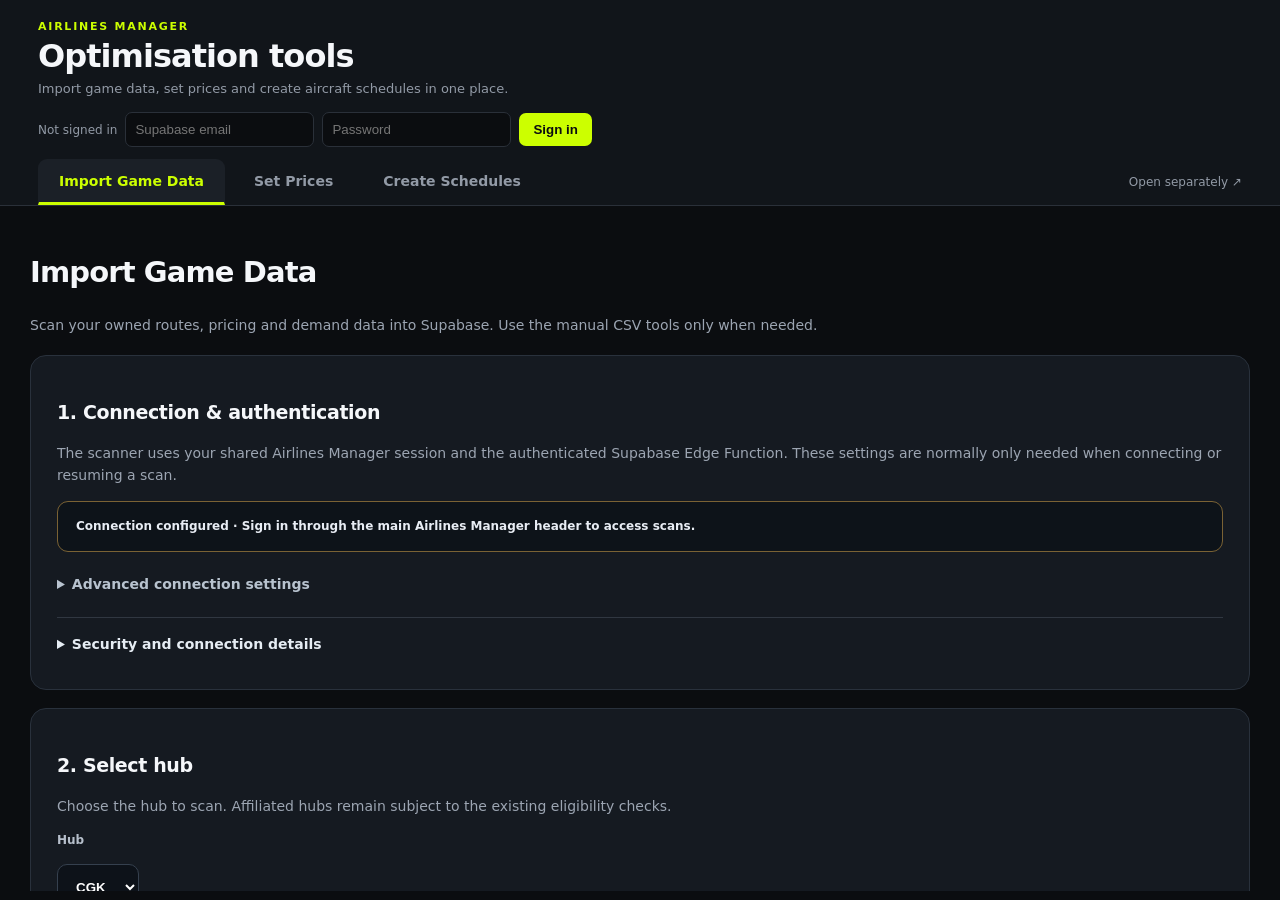
<file: index.html>
<!doctype html>
<html lang="en">
<head>
  <meta charset="utf-8">
  <meta name="viewport" content="width=device-width,initial-scale=1">
  <title>Airlines Manager | Management Tools</title>
  <style>
    :root{color-scheme:dark;--bg:#0b0d10;--panel:#13161b;--border:#2a3039;--text:#f5f7fa;--muted:#929aa6;--accent:#ccff00}
    *{box-sizing:border-box}
    html,body{margin:0;min-height:100%;background:var(--bg);color:var(--text);font-family:Inter,system-ui,-apple-system,BlinkMacSystemFont,"Segoe UI",sans-serif}
    header{padding:20px clamp(16px,3vw,38px) 0;background:#11151a;border-bottom:1px solid var(--border)}
    .eyebrow{font-size:11px;font-weight:800;letter-spacing:.16em;color:var(--accent);margin:0 0 4px}
    h1{font-size:clamp(23px,3vw,32px);margin:0 0 6px;letter-spacing:-.03em}
    .subtitle{font-size:13px;color:var(--muted);margin:0 0 16px}
    .shared-auth{display:flex;flex-wrap:wrap;align-items:center;gap:8px;margin:12px 0;color:var(--muted);font-size:12px}.shared-auth input{background:#0b0d10;border:1px solid var(--border);border-radius:7px;color:var(--text);padding:9px;max-width:210px}.shared-auth button{background:var(--accent);color:#0b0d10;border:0;border-radius:7px;padding:9px 14px;font-weight:750;cursor:pointer}.shared-auth #shared-logout{background:#303741;color:white}.shared-auth #shared-auth-error{color:#ff5c6c}nav{display:flex;align-items:center;gap:8px;flex-wrap:wrap}
    .tab{font:inherit;font-size:14px;font-weight:750;cursor:pointer;padding:13px 20px;border:1px solid transparent;border-bottom:3px solid transparent;background:transparent;color:var(--muted);border-radius:9px 9px 0 0}
    .tab:hover{color:var(--text);background:#1b2027}
    .tab[aria-selected="true"]{color:var(--accent);border-bottom-color:var(--accent);background:#1b2027}
    .external{margin-left:auto;color:var(--muted);font-size:12px;text-decoration:none;padding:12px 0}
    .external:hover{color:var(--accent)}
    main{height:calc(100dvh - 215px);min-height:450px}
    iframe{width:100%;height:100%;border:0;background:var(--bg);display:block}
    iframe[hidden]{display:none}
    @media(max-width:600px){header{padding-top:14px}.subtitle{margin-bottom:10px}.tab{padding:11px 12px;font-size:12px}.external{font-size:11px}main{height:calc(100dvh - 240px)}}
  </style>
</head>
<body>
<header>
  <p class="eyebrow">AIRLINES MANAGER</p>
  <h1>Optimisation tools</h1>
  <p class="subtitle">Import game data, set prices and create aircraft schedules in one place.</p>
  <div class="shared-auth"><span id="shared-auth-status">Not signed in</span><input id="shared-email" type="email" autocomplete="username" placeholder="Supabase email"><input id="shared-password" type="password" autocomplete="current-password" placeholder="Password"><button id="shared-login" type="button">Sign in</button><button id="shared-logout" type="button" hidden>Sign out</button><span id="shared-auth-error" role="alert"></span></div>
  <nav role="tablist" aria-label="Airlines Manager tools">
    <button id="tab-import" class="tab" role="tab" aria-selected="true" aria-controls="frame-import" type="button">Import Game Data</button>
    <button id="tab-price" class="tab" role="tab" aria-selected="false" aria-controls="frame-price" type="button">Set Prices</button>
    <button id="tab-rotation" class="tab" role="tab" aria-selected="false" aria-controls="frame-rotation" type="button">Create Schedules</button>
    <a id="open-page" class="external" href="route-importer.html" target="_blank" rel="noopener">Open separately ↗</a>
  </nav>
</header>
<main>
  <iframe id="frame-import" title="Import Game Data" src="route-importer.html"></iframe>
  <iframe id="frame-price" title="Set Prices" data-src="airlines_manager.html" hidden></iframe>
  <iframe id="frame-rotation" title="Create Schedules" data-src="rotation.html" hidden></iframe>
</main>
<script src="am-shared-auth.js"></script>
<script>
  const views={rotation:{tab:document.getElementById('tab-rotation'),frame:document.getElementById('frame-rotation'),url:'rotation.html'},price:{tab:document.getElementById('tab-price'),frame:document.getElementById('frame-price'),url:'airlines_manager.html'},import:{tab:document.getElementById('tab-import'),frame:document.getElementById('frame-import'),url:'route-importer.html'}};
  function show(which){
    if(!views[which])which='import';
    for(const [key,view] of Object.entries(views)){
      const active=key===which;
      view.tab.setAttribute('aria-selected',String(active));
      view.frame.hidden=!active;
      if(active && !view.frame.src && view.frame.dataset.src) view.frame.src=view.frame.dataset.src;
    }
    document.getElementById('open-page').href=views[which].url;
    history.replaceState(null,'','#'+which);
  }
  for(const [key,view] of Object.entries(views))view.tab.addEventListener('click',()=>show(key));
  window.addEventListener('hashchange',()=>show(location.hash.slice(1)));
  show(location.hash.slice(1));
</script>
</body>
</html>
</file>
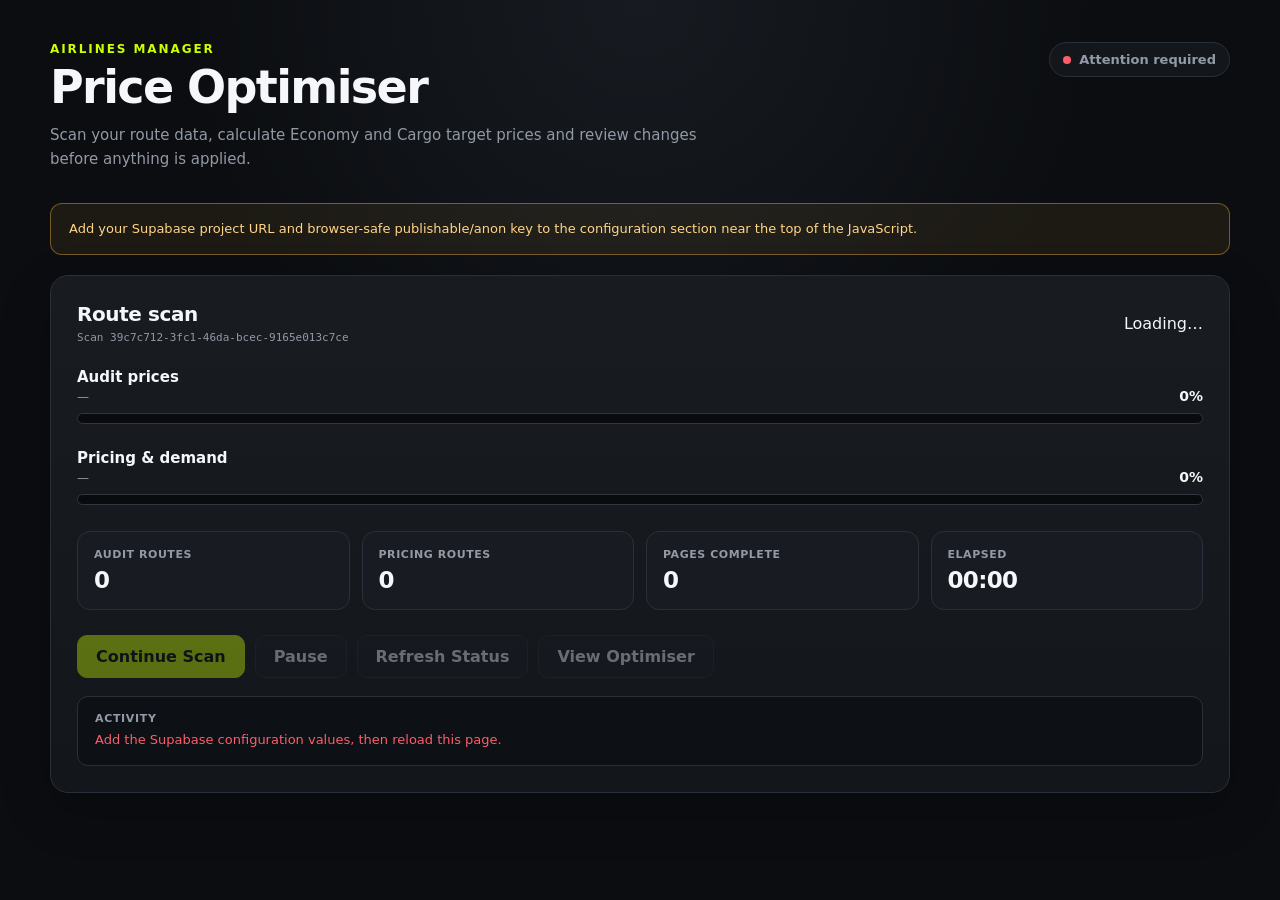
<file: airlines-manager.html>
<!DOCTYPE html>
<html lang="en">

<head>
  <meta charset="UTF-8">

  <meta
    name="viewport"
    content="width=device-width, initial-scale=1.0"
  >

  <title>
    Airlines Manager Price Optimiser
  </title>

  <style>
    :root {
      --bg: #0b0d10;
      --panel: #13161b;
      --panel-2: #181c22;
      --border: #2a3039;
      --text: #f5f7fa;
      --muted: #929aa6;
      --accent: #ccff00;
      --accent-dark: #9fc700;
      --danger: #ff5c6c;
      --warning: #ffbf47;
      --success: #72e39a;
    }

    * {
      box-sizing: border-box;
    }

    body {
      margin: 0;
      min-height: 100vh;

      font-family:
        Inter,
        system-ui,
        -apple-system,
        BlinkMacSystemFont,
        "Segoe UI",
        sans-serif;

      background:
        radial-gradient(
          circle at top,
          #171b21 0,
          var(--bg) 42%
        );

      color: var(--text);
    }

    button,
    input {
      font: inherit;
    }

    .page {
      width: min(1180px, calc(100% - 40px));
      margin: 0 auto;
      padding: 42px 0 70px;
    }

    .topbar {
      display: flex;
      justify-content: space-between;
      align-items: flex-start;
      gap: 30px;
      margin-bottom: 32px;
    }

    .eyebrow {
      margin-bottom: 7px;

      color: var(--accent);

      font-size: 12px;
      font-weight: 800;
      letter-spacing: .16em;
      text-transform: uppercase;
    }

    h1 {
      margin: 0;

      font-size: clamp(30px, 5vw, 46px);
      line-height: 1.05;
      letter-spacing: -.035em;
    }

    .subtitle {
      max-width: 650px;
      margin: 12px 0 0;

      color: var(--muted);

      font-size: 15px;
      line-height: 1.6;
    }

    .status-pill {
      display: inline-flex;
      align-items: center;
      gap: 8px;

      padding: 9px 13px;

      border: 1px solid var(--border);
      border-radius: 999px;

      background: var(--panel);

      color: var(--muted);

      font-size: 13px;
      font-weight: 700;

      white-space: nowrap;
    }

    .status-dot {
      width: 8px;
      height: 8px;

      border-radius: 50%;

      background: var(--muted);
    }

    .status-pill.running .status-dot {
      background: var(--accent);
      box-shadow:
        0 0 12px rgba(204,255,0,.55);
    }

    .status-pill.complete .status-dot {
      background: var(--success);
    }

    .status-pill.failed .status-dot {
      background: var(--danger);
    }

    .card {
      border: 1px solid var(--border);
      border-radius: 18px;

      background:
        linear-gradient(
          180deg,
          rgba(255,255,255,.025),
          transparent
        ),
        var(--panel);

      box-shadow:
        0 18px 50px rgba(0,0,0,.22);
    }

    .scan-card {
      padding: 26px;
    }

    .scan-heading {
      display: flex;
      justify-content: space-between;
      align-items: center;
      gap: 20px;

      margin-bottom: 24px;
    }

    .scan-heading h2 {
      margin: 0;

      font-size: 20px;
      letter-spacing: -.02em;
    }

    .scan-id {
      margin-top: 5px;

      color: var(--muted);

      font-family: ui-monospace, monospace;
      font-size: 11px;
    }

    .progress-section + .progress-section {
      margin-top: 25px;
    }

    .progress-header {
      display: flex;
      justify-content: space-between;
      align-items: flex-end;
      gap: 15px;

      margin-bottom: 9px;
    }

    .progress-title {
      font-size: 15px;
      font-weight: 750;
    }

    .progress-meta {
      margin-top: 4px;

      color: var(--muted);

      font-size: 12px;
    }

    .progress-percent {
      font-size: 14px;
      font-weight: 800;
    }

    .progress-track {
      position: relative;

      width: 100%;
      height: 11px;

      overflow: hidden;

      border: 1px solid #303741;
      border-radius: 999px;

      background: #090b0e;
    }

    .progress-fill {
      width: 0;
      height: 100%;

      border-radius: inherit;

      background: var(--accent);

      transition: width .35s ease;
    }

    .stats {
      display: grid;
      grid-template-columns:
        repeat(4, minmax(0, 1fr));

      gap: 12px;

      margin-top: 26px;
    }

    .stat {
      padding: 16px;

      border: 1px solid var(--border);
      border-radius: 13px;

      background: var(--panel-2);
    }

    .stat-label {
      color: var(--muted);

      font-size: 11px;
      font-weight: 750;
      letter-spacing: .05em;
      text-transform: uppercase;
    }

    .stat-value {
      margin-top: 6px;

      font-size: 23px;
      font-weight: 800;
      letter-spacing: -.03em;
    }

    .controls {
      display: flex;
      flex-wrap: wrap;
      gap: 10px;

      margin-top: 25px;
    }

    .btn {
      min-height: 43px;
      padding: 0 18px;

      border: 1px solid var(--border);
      border-radius: 10px;

      background: var(--panel-2);

      color: var(--text);

      font-weight: 750;

      cursor: pointer;

      transition:
        transform .15s ease,
        border-color .15s ease,
        background .15s ease;
    }

    .btn:hover:not(:disabled) {
      transform: translateY(-1px);
      border-color: #4a535f;
    }

    .btn-primary {
      border-color: var(--accent);

      background: var(--accent);

      color: #0a0c0f;
    }

    .btn-primary:hover:not(:disabled) {
      background: #d7ff35;
    }

    .btn:disabled {
      opacity: .38;
      cursor: not-allowed;
    }

    .activity {
      margin-top: 18px;
      padding: 15px 17px;

      border: 1px solid var(--border);
      border-radius: 11px;

      background: #0d1014;
    }

    .activity-title {
      margin-bottom: 5px;

      color: var(--muted);

      font-size: 11px;
      font-weight: 750;
      letter-spacing: .06em;
      text-transform: uppercase;
    }

    .activity-text {
      font-size: 13px;
      line-height: 1.5;
    }

    .activity-text.error {
      color: var(--danger);
    }

    .activity-text.success {
      color: var(--success);
    }

    .spinner {
      display: inline-block;

      width: 12px;
      height: 12px;

      margin-right: 8px;

      border: 2px solid rgba(255,255,255,.25);
      border-top-color: var(--accent);
      border-radius: 50%;

      vertical-align: -2px;

      animation:
        spin .75s linear infinite;
    }

    @keyframes spin {
      to {
        transform: rotate(360deg);
      }
    }

    .hidden {
      display: none !important;
    }

    .config-warning {
      margin-bottom: 20px;
      padding: 15px 18px;

      border: 1px solid rgba(255,191,71,.4);
      border-radius: 12px;

      background: rgba(255,191,71,.07);

      color: #ffd58a;

      font-size: 13px;
      line-height: 1.55;
    }

    @media (
      max-width: 760px
    ) {
      .page {
        width:
          min(100% - 24px, 1180px);

        padding-top: 25px;
      }

      .topbar {
        flex-direction: column;
      }

      .stats {
        grid-template-columns:
          repeat(2, minmax(0, 1fr));
      }

      .scan-heading {
        align-items: flex-start;
        flex-direction: column;
      }
    }
  </style>
</head>


<body>

  <main class="page">

    <header class="topbar">

      <div>
        <div class="eyebrow">
          Airlines Manager
        </div>

        <h1>
          Price Optimiser
        </h1>

        <p class="subtitle">
          Scan your route data, calculate Economy
          and Cargo target prices and review changes
          before anything is applied.
        </p>
      </div>


      <div
        id="statusPill"
        class="status-pill"
      >
        <span class="status-dot"></span>

        <span id="statusText">
          Loading
        </span>
      </div>

    </header>


    <div
      id="configWarning"
      class="config-warning hidden"
    >
      Add your Supabase project URL and browser-safe
      publishable/anon key to the configuration section
      near the top of the JavaScript.
    </div>


    <section class="card scan-card">

      <div class="scan-heading">

        <div>
          <h2>
            Route scan
          </h2>

          <div
            id="scanIdText"
            class="scan-id"
          ></div>
        </div>

        <div id="overallText">
          Loading…
        </div>

      </div>


      <!-- AUDIT -->

      <div class="progress-section">

        <div class="progress-header">

          <div>
            <div class="progress-title">
              Audit prices
            </div>

            <div
              id="auditMeta"
              class="progress-meta"
            >
              —
            </div>
          </div>

          <div
            id="auditPercent"
            class="progress-percent"
          >
            0%
          </div>

        </div>


        <div class="progress-track">

          <div
            id="auditBar"
            class="progress-fill"
          ></div>

        </div>

      </div>


      <!-- PRICING -->

      <div class="progress-section">

        <div class="progress-header">

          <div>
            <div class="progress-title">
              Pricing & demand
            </div>

            <div
              id="pricingMeta"
              class="progress-meta"
            >
              —
            </div>
          </div>

          <div
            id="pricingPercent"
            class="progress-percent"
          >
            0%
          </div>

        </div>


        <div class="progress-track">

          <div
            id="pricingBar"
            class="progress-fill"
          ></div>

        </div>

      </div>


      <!-- STATS -->

      <div class="stats">

        <div class="stat">
          <div class="stat-label">
            Audit routes
          </div>

          <div
            id="auditRoutes"
            class="stat-value"
          >
            0
          </div>
        </div>


        <div class="stat">
          <div class="stat-label">
            Pricing routes
          </div>

          <div
            id="pricingRoutes"
            class="stat-value"
          >
            0
          </div>
        </div>


        <div class="stat">
          <div class="stat-label">
            Pages complete
          </div>

          <div
            id="pagesComplete"
            class="stat-value"
          >
            0
          </div>
        </div>


        <div class="stat">
          <div class="stat-label">
            Elapsed
          </div>

          <div
            id="elapsed"
            class="stat-value"
          >
            00:00
          </div>
        </div>

      </div>


      <!-- CONTROLS -->

      <div class="controls">

        <button
          id="continueButton"
          class="btn btn-primary"
          type="button"
        >
          Continue Scan
        </button>


        <button
          id="pauseButton"
          class="btn"
          type="button"
          disabled
        >
          Pause
        </button>


        <button
          id="refreshButton"
          class="btn"
          type="button"
        >
          Refresh Status
        </button>


        <button
          id="optimiserButton"
          class="btn"
          type="button"
          disabled
        >
          View Optimiser
        </button>

      </div>


      <!-- ACTIVITY -->

      <div class="activity">

        <div class="activity-title">
          Activity
        </div>

        <div
          id="activityText"
          class="activity-text"
        >
          Loading scan status…
        </div>

      </div>

    </section>

  </main>


  <script>
    /* =========================================================
       CONFIGURATION
       =========================================================

       Use ONLY the browser-safe Supabase publishable/anon key.

       NEVER put any of these here:

       AM_USERNAME
       AM_PASSWORD
       AM_SERVICE_ROLE_KEY
       sb_secret_...

    ========================================================= */

    const SUPABASE_URL =
      "https://YOUR-PROJECT.supabase.co";

    const SUPABASE_PUBLISHABLE_KEY =
      "YOUR-PUBLISHABLE-OR-ANON-KEY";


    /*
     * Existing scan.
     *
     * We deliberately continue the scan we've already
     * populated with Audit pages 1–10.
     */
    const SCAN_ID =
      "39c7c712-3fc1-46da-bcec-9165e013c7ce";


    /*
     * Existing Edge Function.
     */
    const FUNCTION_NAME =
      "am-auth-test";


    const BATCH_SIZE = 5;


    /* =========================================================
       STATE
    ========================================================= */

    let running = false;
    let pauseRequested = false;

    let latestStatus = null;

    let timerStartedAt = null;
    let timerInterval = null;


    /* =========================================================
       ELEMENTS
    ========================================================= */

    const statusPill =
      document.getElementById(
        "statusPill"
      );

    const statusText =
      document.getElementById(
        "statusText"
      );

    const scanIdText =
      document.getElementById(
        "scanIdText"
      );

    const overallText =
      document.getElementById(
        "overallText"
      );

    const auditMeta =
      document.getElementById(
        "auditMeta"
      );

    const pricingMeta =
      document.getElementById(
        "pricingMeta"
      );

    const auditPercent =
      document.getElementById(
        "auditPercent"
      );

    const pricingPercent =
      document.getElementById(
        "pricingPercent"
      );

    const auditBar =
      document.getElementById(
        "auditBar"
      );

    const pricingBar =
      document.getElementById(
        "pricingBar"
      );

    const auditRoutes =
      document.getElementById(
        "auditRoutes"
      );

    const pricingRoutes =
      document.getElementById(
        "pricingRoutes"
      );

    const pagesComplete =
      document.getElementById(
        "pagesComplete"
      );

    const elapsed =
      document.getElementById(
        "elapsed"
      );

    const activityText =
      document.getElementById(
        "activityText"
      );

    const continueButton =
      document.getElementById(
        "continueButton"
      );

    const pauseButton =
      document.getElementById(
        "pauseButton"
      );

    const refreshButton =
      document.getElementById(
        "refreshButton"
      );

    const optimiserButton =
      document.getElementById(
        "optimiserButton"
      );

    const configWarning =
      document.getElementById(
        "configWarning"
      );


    scanIdText.textContent =
      `Scan ${SCAN_ID}`;


    /* =========================================================
       CONFIG CHECK
    ========================================================= */

    function configurationIsValid() {

      return (
        SUPABASE_URL.startsWith(
          "https://"
        ) &&

        !SUPABASE_URL.includes(
          "YOUR-PROJECT"
        ) &&

        SUPABASE_PUBLISHABLE_KEY &&

        !SUPABASE_PUBLISHABLE_KEY.includes(
          "YOUR-PUBLISHABLE"
        )
      );
    }


    /* =========================================================
       FUNCTION URL
    ========================================================= */

    function functionUrl(
      params = {}
    ) {

      const url =
        new URL(
          `${SUPABASE_URL}/functions/v1/${FUNCTION_NAME}`
        );


      for (
        const [
          key,
          value
        ]
        of Object.entries(params)
      ) {

        if (
          value !== null &&
          value !== undefined &&
          value !== ""
        ) {
          url.searchParams.set(
            key,
            String(value)
          );
        }
      }


      return url.toString();
    }


    /* =========================================================
       EDGE FUNCTION REQUEST
    ========================================================= */

    async function callFunction(
      params
    ) {

      const response =
        await fetch(
          functionUrl(
            params
          ),
          {
            method: "GET",

            headers: {
              "apikey":
                SUPABASE_PUBLISHABLE_KEY,

              "Authorization":
                `Bearer ${SUPABASE_PUBLISHABLE_KEY}`,
            },
          }
        );


      let result;


      try {
        result =
          await response.json();

      } catch {
        throw new Error(
          `Edge Function returned HTTP ${response.status} with an invalid JSON response`
        );
      }


      if (
        !response.ok
      ) {

        throw new Error(
          result?.message ||
          result?.error ||
          `HTTP ${response.status}`
        );
      }


      return result;
    }


    /* =========================================================
       FORMATTING
    ========================================================= */

    function formatNumber(
      value
    ) {

      return Number(
        value || 0
      ).toLocaleString(
        "en-GB"
      );
    }


    function percentage(
      complete,
      total
    ) {

      if (!total) {
        return 0;
      }


      return Math.min(
        100,
        Math.round(
          complete /
          total *
          100
        )
      );
    }


    /* =========================================================
       ACTIVITY
    ========================================================= */

    function setActivity(
      message,
      type = ""
    ) {

      activityText.className =
        "activity-text";


      if (type) {
        activityText.classList.add(
          type
        );
      }


      activityText.innerHTML =
        message;
    }


    /* =========================================================
       TIMER
    ========================================================= */

    function startTimer() {

      if (
        timerStartedAt
      ) {
        return;
      }


      timerStartedAt =
        Date.now();


      timerInterval =
        setInterval(
          updateTimer,
          1000
        );


      updateTimer();
    }


    function stopTimer() {

      if (
        timerInterval
      ) {
        clearInterval(
          timerInterval
        );
      }


      timerInterval = null;
    }


    function updateTimer() {

      if (
        !timerStartedAt
      ) {
        elapsed.textContent =
          "00:00";

        return;
      }


      const seconds =
        Math.floor(
          (
            Date.now() -
            timerStartedAt
          ) /
          1000
        );


      const minutes =
        Math.floor(
          seconds / 60
        );


      const remainder =
        seconds % 60;


      elapsed.textContent =
        `${String(minutes).padStart(2, "0")}:${String(remainder).padStart(2, "0")}`;
    }


    /* =========================================================
       STATUS PILL
    ========================================================= */

    function setStatusPill(
      status
    ) {

      statusPill.className =
        "status-pill";


      if (
        status === "complete"
      ) {

        statusPill.classList.add(
          "complete"
        );

        statusText.textContent =
          "Complete";

        return;
      }


      if (
        status === "failed"
      ) {

        statusPill.classList.add(
          "failed"
        );

        statusText.textContent =
          "Attention required";

        return;
      }


      if (
        running
      ) {

        statusPill.classList.add(
          "running"
        );

        statusText.textContent =
          "Scanning";

        return;
      }


      statusText.textContent =
        "Paused";
    }


    /* =========================================================
       RENDER PROGRESS
    ========================================================= */

    function renderStatus(
      result
    ) {

      latestStatus =
        result;


      const audit =
        result.progress.audit;

      const pricing =
        result.progress.pricing;


      const auditPct =
        percentage(
          audit.pagesComplete,
          audit.totalPages
        );


      const pricingPct =
        percentage(
          pricing.pagesComplete,
          pricing.totalPages
        );


      auditMeta.textContent =
        `${audit.pagesComplete} of ${audit.totalPages} pages · ${formatNumber(audit.routes)} routes`;


      pricingMeta.textContent =
        `${pricing.pagesComplete} of ${pricing.totalPages} pages · ${formatNumber(pricing.routes)} routes`;


      auditPercent.textContent =
        `${auditPct}%`;

      pricingPercent.textContent =
        `${pricingPct}%`;


      auditBar.style.width =
        `${auditPct}%`;

      pricingBar.style.width =
        `${pricingPct}%`;


      auditRoutes.textContent =
        formatNumber(
          audit.routes
        );

      pricingRoutes.textContent =
        formatNumber(
          pricing.routes
        );


      pagesComplete.textContent =
        formatNumber(
          audit.pagesComplete +
          pricing.pagesComplete
        );


      const totalPages =
        audit.totalPages +
        pricing.totalPages;


      const completedPages =
        audit.pagesComplete +
        pricing.pagesComplete;


      overallText.textContent =
        `${completedPages} / ${totalPages} pages`;


      optimiserButton.disabled =
        !result.complete;


      if (
        result.complete
      ) {

        continueButton.disabled =
          true;

        pauseButton.disabled =
          true;

        setStatusPill(
          "complete"
        );

      } else {

        continueButton.disabled =
          running;

        pauseButton.disabled =
          !running;

        setStatusPill(
          "running"
        );
      }
    }


    /* =========================================================
       LOAD STATUS
    ========================================================= */

    async function loadStatus() {

      if (
        !configurationIsValid()
      ) {

        configWarning.classList.remove(
          "hidden"
        );

        setActivity(
          "Supabase configuration is required.",
          "error"
        );

        continueButton.disabled =
          true;

        refreshButton.disabled =
          true;

        return null;
      }


      refreshButton.disabled =
        true;


      try {

        const result =
          await callFunction({
            action:
              "status",

            scanId:
              SCAN_ID,
          });


        renderStatus(
          result
        );


        if (
          result.complete
        ) {

          setActivity(
            "Scan complete. The optimiser data is ready.",
            "success"
          );

        } else {

          const audit =
            result.progress.audit;

          const pricing =
            result.progress.pricing;


          if (
            audit.pagesComplete <
            audit.totalPages
          ) {

            setActivity(
              `Ready to continue Audit from page ${audit.nextPage}.`
            );

          } else {

            setActivity(
              `Audit complete. Ready to continue Pricing from page ${pricing.nextPage}.`
            );
          }
        }


        return result;

      } catch (
        error
      ) {

        setStatusPill(
          "failed"
        );


        setActivity(
          error.message,
          "error"
        );


        throw error;

      } finally {

        refreshButton.disabled =
          false;
      }
    }


    /* =========================================================
       RUN SCAN
    ========================================================= */

    async function runScan() {

      if (
        running
      ) {
        return;
      }


      running = true;
      pauseRequested = false;


      continueButton.disabled =
        true;

      pauseButton.disabled =
        false;

      refreshButton.disabled =
        true;


      startTimer();

      setStatusPill(
        "running"
      );


      try {

        while (
          running &&
          !pauseRequested
        ) {

          /*
           * We intentionally don't specify mode or startPage.
           *
           * The Edge Function itself decides:
           *
           * 1. first incomplete Audit page;
           * 2. then first incomplete Pricing page.
           */

          setActivity(
            `<span class="spinner"></span>Scanning next batch…`
          );


          const result =
            await callFunction({
              action:
                "batch",

              scanId:
                SCAN_ID,

              batchSize:
                BATCH_SIZE,
            });


          renderStatus(
            result
          );


          if (
            !result.ok
          ) {

            const failure =
              result.failedPage;


            throw new Error(
              failure?.error ||
              "A scan batch failed"
            );
          }


          if (
            result.complete
          ) {

            running =
              false;

            setActivity(
              "Scan complete. All Audit and Pricing pages have been stored.",
              "success"
            );

            break;
          }


          const batch =
            result.batch;


          const successfulPages =
            batch.pages
              .filter(
                page =>
                  page.ok
              );


          const lastPage =
            successfulPages.length
              ? successfulPages[
                  successfulPages.length - 1
                ].page
              : null;


          const next =
            result.next;


          if (
            next
          ) {

            const finished =
              lastPage !== null
                ? `${batch.mode} page ${lastPage} complete. `
                : "";


            setActivity(
              `${finished}Next: ${next.mode} page ${next.startPage}.`
            );
          }


          /*
           * Give the UI/event loop a moment before
           * starting another Edge Function invocation.
           */
          await new Promise(
            resolve =>
              setTimeout(
                resolve,
                750
              )
          );
        }


        if (
          pauseRequested
        ) {

          running =
            false;


          setActivity(
            "Scan paused safely. Completed batches are already stored."
          );
        }

      } catch (
        error
      ) {

        running =
          false;


        setStatusPill(
          "failed"
        );


        setActivity(
          error.message,
          "error"
        );

      } finally {

        running =
          false;


        stopTimer();


        continueButton.disabled =
          latestStatus?.complete
            ? true
            : false;


        pauseButton.disabled =
          true;

        refreshButton.disabled =
          false;


        if (
          latestStatus &&
          !latestStatus.complete &&
          !activityText.classList.contains(
            "error"
          )
        ) {
          setStatusPill(
            "paused"
          );
        }
      }
    }


    /* =========================================================
       PAUSE
    ========================================================= */

    function pauseScan() {

      if (
        !running
      ) {
        return;
      }


      pauseRequested =
        true;


      pauseButton.disabled =
        true;


      setActivity(
        `<span class="spinner"></span>Pausing after the current batch…`
      );
    }


    /* =========================================================
       OPTIMISER
    ========================================================= */

    function openOptimiser() {

      if (
        !latestStatus?.complete
      ) {
        return;
      }


      /*
       * We'll replace this with the actual optimiser
       * results view in the next stage.
       */

      alert(
        "Scan complete. Optimiser results view is ready to be connected."
      );
    }


    /* =========================================================
       EVENTS
    ========================================================= */

    continueButton.addEventListener(
      "click",
      runScan
    );


    pauseButton.addEventListener(
      "click",
      pauseScan
    );


    refreshButton.addEventListener(
      "click",
      async () => {

        try {
          await loadStatus();
        } catch {
          // Error already displayed.
        }
      }
    );


    optimiserButton.addEventListener(
      "click",
      openOptimiser
    );


    /* =========================================================
       INITIALISE
    ========================================================= */

    async function initialise() {

      if (
        !configurationIsValid()
      ) {

        configWarning.classList.remove(
          "hidden"
        );

        setStatusPill(
          "failed"
        );

        setActivity(
          "Add the Supabase configuration values, then reload this page.",
          "error"
        );

        continueButton.disabled =
          true;

        refreshButton.disabled =
          true;

        return;
      }


      try {
        await loadStatus();
      } catch {
        // Error is already shown in the activity box.
      }
    }


    initialise();
  </script>

</body>

</html>
</file>
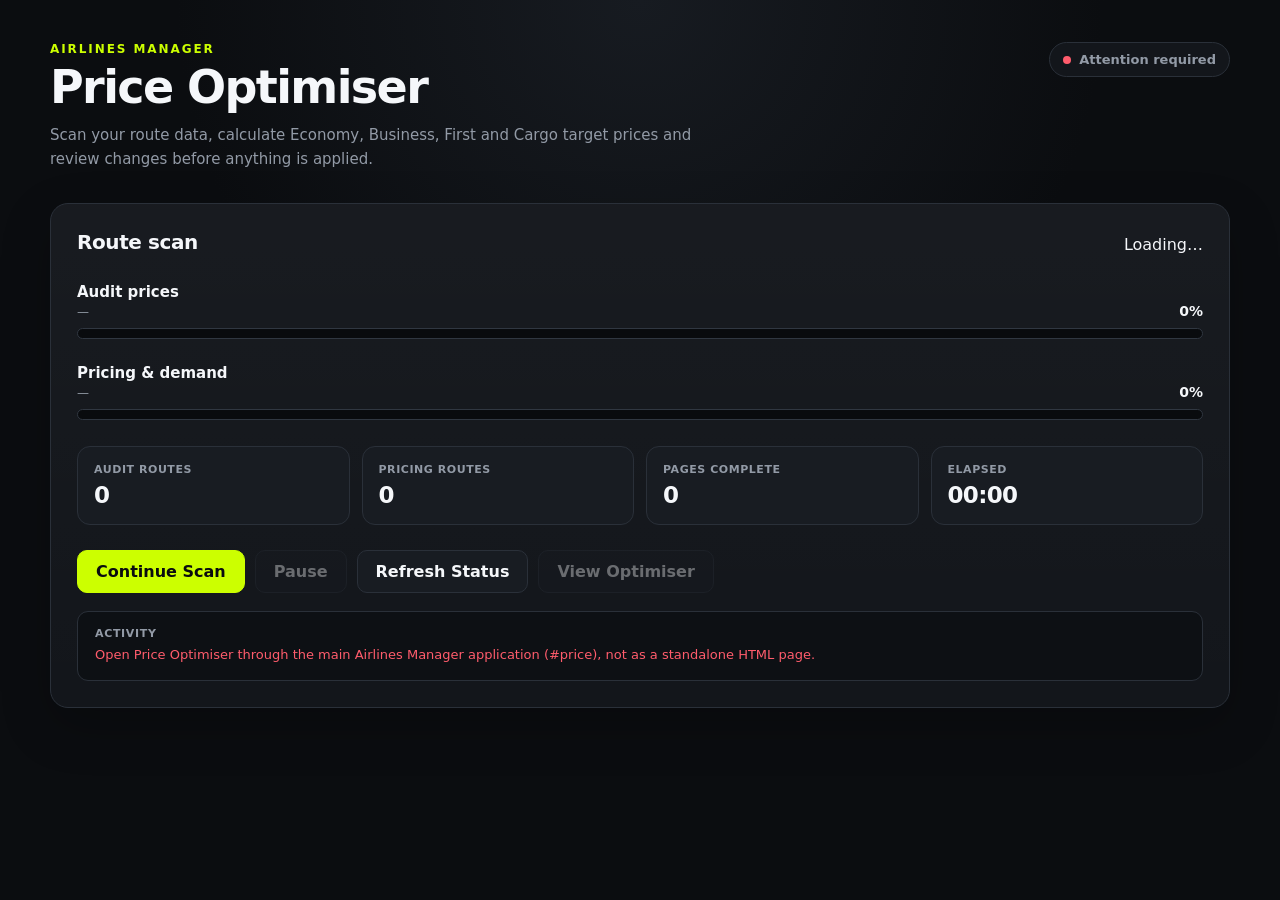
<file: airlines_manager.html>
<!DOCTYPE html>
<html lang="en">

  
<head>
  <meta charset="UTF-8">

  <meta
    name="viewport"
    content="width=device-width, initial-scale=1.0"
  >

  <title>
    Airlines Manager Price Optimiser
  </title>

  <style>
    :root {
      --bg: #0b0d10;
      --panel: #13161b;
      --panel-2: #181c22;
      --border: #2a3039;
      --text: #f5f7fa;
      --muted: #929aa6;
      --accent: #ccff00;
      --accent-dark: #9fc700;
      --danger: #ff5c6c;
      --warning: #ffbf47;
      --success: #72e39a;
    }

    * {
      box-sizing: border-box;
    }

    body {
      margin: 0;
      min-height: 100vh;

      font-family:
        Inter,
        system-ui,
        -apple-system,
        BlinkMacSystemFont,
        "Segoe UI",
        sans-serif;

      background:
        radial-gradient(
          circle at top,
          #171b21 0,
          var(--bg) 42%
        );

      color: var(--text);
    }

    button,
    input {
      font: inherit;
    }

    .page {
      width: min(1180px, calc(100% - 40px));
      margin: 0 auto;
      padding: 42px 0 70px;
    }

    .topbar {
      display: flex;
      justify-content: space-between;
      align-items: flex-start;
      gap: 30px;
      margin-bottom: 32px;
    }

    .eyebrow {
      margin-bottom: 7px;

      color: var(--accent);

      font-size: 12px;
      font-weight: 800;
      letter-spacing: .16em;
      text-transform: uppercase;
    }

    h1 {
      margin: 0;

      font-size: clamp(30px, 5vw, 46px);
      line-height: 1.05;
      letter-spacing: -.035em;
    }

    .subtitle {
      max-width: 650px;
      margin: 12px 0 0;

      color: var(--muted);

      font-size: 15px;
      line-height: 1.6;
    }

    .status-pill {
      display: inline-flex;
      align-items: center;
      gap: 8px;

      padding: 9px 13px;

      border: 1px solid var(--border);
      border-radius: 999px;

      background: var(--panel);

      color: var(--muted);

      font-size: 13px;
      font-weight: 700;

      white-space: nowrap;
    }

    .status-dot {
      width: 8px;
      height: 8px;

      border-radius: 50%;

      background: var(--muted);
    }

    .status-pill.running .status-dot {
      background: var(--accent);
      box-shadow:
        0 0 12px rgba(204,255,0,.55);
    }

    .status-pill.complete .status-dot {
      background: var(--success);
    }

    .status-pill.failed .status-dot {
      background: var(--danger);
    }

    .card {
      border: 1px solid var(--border);
      border-radius: 18px;

      background:
        linear-gradient(
          180deg,
          rgba(255,255,255,.025),
          transparent
        ),
        var(--panel);

      box-shadow:
        0 18px 50px rgba(0,0,0,.22);
    }

    .scan-card {
      padding: 26px;
    }

    .scan-heading {
      display: flex;
      justify-content: space-between;
      align-items: center;
      gap: 20px;

      margin-bottom: 24px;
    }

    .scan-heading h2 {
      margin: 0;

      font-size: 20px;
      letter-spacing: -.02em;
    }

    .scan-id {
      margin-top: 5px;

      color: var(--muted);

      font-family: ui-monospace, monospace;
      font-size: 11px;
    }

    .progress-section + .progress-section {
      margin-top: 25px;
    }

    .progress-header {
      display: flex;
      justify-content: space-between;
      align-items: flex-end;
      gap: 15px;

      margin-bottom: 9px;
    }

    .progress-title {
      font-size: 15px;
      font-weight: 750;
    }

    .progress-meta {
      margin-top: 4px;

      color: var(--muted);

      font-size: 12px;
    }

    .progress-percent {
      font-size: 14px;
      font-weight: 800;
    }

    .progress-track {
      position: relative;

      width: 100%;
      height: 11px;

      overflow: hidden;

      border: 1px solid #303741;
      border-radius: 999px;

      background: #090b0e;
    }

    .progress-fill {
      width: 0;
      height: 100%;

      border-radius: inherit;

      background: var(--accent);

      transition: width .35s ease;
    }

    .stats {
      display: grid;
      grid-template-columns:
        repeat(4, minmax(0, 1fr));

      gap: 12px;

      margin-top: 26px;
    }

    .stat {
      padding: 16px;

      border: 1px solid var(--border);
      border-radius: 13px;

      background: var(--panel-2);
    }

    .stat-label {
      color: var(--muted);

      font-size: 11px;
      font-weight: 750;
      letter-spacing: .05em;
      text-transform: uppercase;
    }

    .stat-value {
      margin-top: 6px;

      font-size: 23px;
      font-weight: 800;
      letter-spacing: -.03em;
    }

    .controls {
      display: flex;
      flex-wrap: wrap;
      gap: 10px;

      margin-top: 25px;
    }

    .btn {
      min-height: 43px;
      padding: 0 18px;

      border: 1px solid var(--border);
      border-radius: 10px;

      background: var(--panel-2);

      color: var(--text);

      font-weight: 750;

      cursor: pointer;

      transition:
        transform .15s ease,
        border-color .15s ease,
        background .15s ease;
    }

    .btn:hover:not(:disabled) {
      transform: translateY(-1px);
      border-color: #4a535f;
    }

    .btn-primary {
      border-color: var(--accent);

      background: var(--accent);

      color: #0a0c0f;
    }

    .btn-primary:hover:not(:disabled) {
      background: #d7ff35;
    }

    .btn:disabled {
      opacity: .38;
      cursor: not-allowed;
    }

    .activity {
      margin-top: 18px;
      padding: 15px 17px;

      border: 1px solid var(--border);
      border-radius: 11px;

      background: #0d1014;
    }

    .activity-title {
      margin-bottom: 5px;

      color: var(--muted);

      font-size: 11px;
      font-weight: 750;
      letter-spacing: .06em;
      text-transform: uppercase;
    }

    .activity-text {
      font-size: 13px;
      line-height: 1.5;
    }

    .activity-text.error {
      color: var(--danger);
    }

    .activity-text.success {
      color: var(--success);
    }

    .spinner {
      display: inline-block;

      width: 12px;
      height: 12px;

      margin-right: 8px;

      border: 2px solid rgba(255,255,255,.25);
      border-top-color: var(--accent);
      border-radius: 50%;

      vertical-align: -2px;

      animation:
        spin .75s linear infinite;
    }

    @keyframes spin {
      to {
        transform: rotate(360deg);
      }
    }

    .hidden {
      display: none !important;
    }

    .config-warning {
      margin-bottom: 20px;
      padding: 15px 18px;

      border: 1px solid rgba(255,191,71,.4);
      border-radius: 12px;

      background: rgba(255,191,71,.07);

      color: #ffd58a;

      font-size: 13px;
      line-height: 1.55;
    }

    @media (
      max-width: 760px
    ) {
      .page {
        width:
          min(100% - 24px, 1180px);

        padding-top: 25px;
      }

      .topbar {
        flex-direction: column;
      }

      .stats {
        grid-template-columns:
          repeat(2, minmax(0, 1fr));
      }

      .scan-heading {
        align-items: flex-start;
        flex-direction: column;
      }
    }

    /* =========================================================
       OPTIMISER RESULTS
       ========================================================= */
    .optimiser-view { margin-top: 24px; }
    .optimiser-toolbar {
      display: flex; flex-wrap: wrap; gap: 10px; align-items: center;
      margin: 18px 0;
    }
    .optimiser-toolbar input,
    .optimiser-toolbar select {
      min-height: 42px; padding: 0 12px; border: 1px solid var(--border);
      border-radius: 10px; background: var(--panel-2); color: var(--text);
    }
    .optimiser-toolbar input { flex: 1 1 220px; min-width: 180px; }
    .optimiser-summary {
      display: grid; grid-template-columns: repeat(5, minmax(0,1fr));
      gap: 12px; margin: 20px 0;
    }
    .summary-card {
      padding: 18px; border: 1px solid var(--border); border-radius: 14px;
      background: var(--panel-2);
    }
    .summary-card h3 { margin: 0 0 12px; font-size: 14px; }
    .summary-big { font-size: 28px; font-weight: 850; letter-spacing: -.03em; }
    .summary-lines { margin-top: 10px; color: var(--muted); font-size: 12px; line-height: 1.7; }
    .tabs { display: flex; gap: 8px; margin-top: 22px; }
    .tab.active { border-color: var(--accent); color: var(--accent); }
    .results-meta { color: var(--muted); font-size: 12px; margin: 10px 0; }
    .results-wrap {
      overflow-x: auto; border: 1px solid var(--border); border-radius: 14px;
      background: var(--panel);
    }
    .results-table { width: 100%; border-collapse: collapse; min-width: 1180px; }
    .results-table th, .results-table td {
      padding: 12px 10px; border-bottom: 1px solid var(--border);
      text-align: right; font-size: 12px; white-space: nowrap;
    }
    .results-table th {
      position: sticky; top: 0; z-index: 1; background: #11151a;
      color: var(--muted); font-size: 10px; text-transform: uppercase;
      letter-spacing: .05em;
    }
    .results-table th:first-child, .results-table td:first-child { text-align: left; }
    .results-table tbody tr { cursor: pointer; }
    .results-table tbody tr:hover { background: rgba(255,255,255,.025); }
    .route-code { font-weight: 850; font-size: 13px; }
    .raise { color: var(--success); font-weight: 800; }
    .reduce { color: var(--danger); font-weight: 800; }
    .unchanged { color: var(--muted); }
    .no-capacity { color: var(--warning); }
    .target-price { color: var(--accent); font-weight: 850; }
    .detail-row td {
      text-align: left !important; white-space: normal !important;
      background: #0d1014; padding: 16px !important;
    }
    .calc-grid {
      display: grid; grid-template-columns: repeat(2,minmax(0,1fr)); gap: 12px;
    }
    .calc-box {
      padding: 14px; border: 1px solid var(--border); border-radius: 10px;
      background: var(--panel-2); line-height: 1.65; color: var(--muted);
    }
    .calc-box strong { color: var(--text); }
    .empty-state { padding: 34px; text-align: center; color: var(--muted); }
    .back-row { display:flex; justify-content:space-between; align-items:center; gap:12px; }
    .optimiser-actions { display:flex; flex-wrap:wrap; gap:10px; justify-content:flex-end; align-items:center; }
    .refresh-info { margin-top:7px; color:var(--muted); font-size:12px; line-height:1.5; }
    .refresh-info strong { color:var(--text); }
    .route-refresh { color:var(--muted); font-size:10px; }
    .cabin-cell { min-width: 205px; text-align: left !important; }
    .cabin-price-line { display:flex; align-items:baseline; gap:6px; white-space:nowrap; }
    .cabin-current { color:var(--text); font-weight:700; }
    .cabin-arrow { color:var(--muted); }
    .cabin-change { font-weight:800; margin-left:2px; }
    .cabin-meta { margin-top:4px; color:var(--muted); font-size:10px; white-space:nowrap; }

    .browser-apply {
      margin-top: 14px; padding: 14px; border: 1px solid rgba(204,255,0,.28);
      border-radius: 10px; background: rgba(204,255,0,.045);
    }
    .browser-apply-title { color: var(--text); font-weight: 800; margin-bottom: 6px; }
    .browser-apply-copy { color: var(--muted); font-size: 12px; line-height: 1.55; margin-bottom: 10px; }
    .browser-apply-status { margin-left: 10px; color: var(--muted); font-size: 12px; }
    .batch-bar { display:flex; flex-wrap:wrap; gap:10px; align-items:center; margin:12px 0 4px; }
    .batch-status { color:var(--muted); font-size:12px; }
    .batch-bar select { min-height:43px; padding:0 12px; border:1px solid var(--border); border-radius:10px; background:var(--panel-2); color:var(--text); }
    .route-select { width:18px; height:18px; accent-color:var(--accent); cursor:pointer; }
    .batch-panel { margin:12px 0; padding:14px; border:1px solid rgba(204,255,0,.28); border-radius:10px; background:rgba(204,255,0,.045); }
    .batch-panel strong { color:var(--text); }

    @media (max-width:1000px) {
      .optimiser-summary { grid-template-columns: repeat(2, minmax(0,1fr)); }
    }
    @media (max-width:760px) {
      .optimiser-summary { grid-template-columns: 1fr; }
      .calc-grid { grid-template-columns: 1fr; }
    }

  </style>
</head>


<body>

  <main class="page">

    <header class="topbar">

      <div>
        <div class="eyebrow">
          Airlines Manager
        </div>

        <h1>
          Price Optimiser
        </h1>

        <p class="subtitle">
          Scan your route data, calculate Economy, Business,
          First and Cargo target prices and review changes
          before anything is applied.
        </p>
      </div>


      <div
        id="statusPill"
        class="status-pill"
      >
        <span class="status-dot"></span>

        <span id="statusText">
          Loading
        </span>
      </div>

    </header>


    <div
      id="configWarning"
      class="config-warning hidden"
    >
      Add your Supabase project URL and browser-safe
      publishable/anon key to the configuration section
      near the top of the JavaScript.
    </div>


    <section class="card scan-card">

      <div class="scan-heading">

        <div>
          <h2>
            Route scan
          </h2>

          <div
            id="scanIdText"
            class="scan-id"
          ></div>
        </div>

        <div id="overallText">
          Loading…
        </div>

      </div>


      <!-- AUDIT -->

      <div class="progress-section">

        <div class="progress-header">

          <div>
            <div class="progress-title">
              Audit prices
            </div>

            <div
              id="auditMeta"
              class="progress-meta"
            >
              —
            </div>
          </div>

          <div
            id="auditPercent"
            class="progress-percent"
          >
            0%
          </div>

        </div>


        <div class="progress-track">

          <div
            id="auditBar"
            class="progress-fill"
          ></div>

        </div>

      </div>


      <!-- PRICING -->

      <div class="progress-section">

        <div class="progress-header">

          <div>
            <div class="progress-title">
              Pricing & demand
            </div>

            <div
              id="pricingMeta"
              class="progress-meta"
            >
              —
            </div>
          </div>

          <div
            id="pricingPercent"
            class="progress-percent"
          >
            0%
          </div>

        </div>


        <div class="progress-track">

          <div
            id="pricingBar"
            class="progress-fill"
          ></div>

        </div>

      </div>


      <!-- STATS -->

      <div class="stats">

        <div class="stat">
          <div class="stat-label">
            Audit routes
          </div>

          <div
            id="auditRoutes"
            class="stat-value"
          >
            0
          </div>
        </div>


        <div class="stat">
          <div class="stat-label">
            Pricing routes
          </div>

          <div
            id="pricingRoutes"
            class="stat-value"
          >
            0
          </div>
        </div>


        <div class="stat">
          <div class="stat-label">
            Pages complete
          </div>

          <div
            id="pagesComplete"
            class="stat-value"
          >
            0
          </div>
        </div>


        <div class="stat">
          <div class="stat-label">
            Elapsed
          </div>

          <div
            id="elapsed"
            class="stat-value"
          >
            00:00
          </div>
        </div>

      </div>


      <!-- CONTROLS -->

      <div class="controls">

        <button
          id="continueButton"
          class="btn btn-primary"
          type="button"
        >
          Continue Scan
        </button>


        <button
          id="pauseButton"
          class="btn"
          type="button"
          disabled
        >
          Pause
        </button>


        <button
          id="refreshButton"
          class="btn"
          type="button"
        >
          Refresh Status
        </button>


        <button
          id="optimiserButton"
          class="btn"
          type="button"
          disabled
        >
          View Optimiser
        </button>

      </div>


      <!-- ACTIVITY -->

      <div class="activity">

        <div class="activity-title">
          Activity
        </div>

        <div
          id="activityText"
          class="activity-text"
        >
          Loading scan status…
        </div>

      </div>

    </section>


    <section id="optimiserView" class="card scan-card optimiser-view hidden">
      <div class="back-row">
        <div>
          <div class="eyebrow">Formula targets</div>
          <h2 style="margin:0">Price Optimiser</h2>
          <div class="progress-meta">Economy, Business, First and Cargo targets calculated from the selected hub’s verified completed scan. Switch hubs using the dropdown below.</div>
          <div id="lastFullRefresh" class="refresh-info">Last full refresh: —</div>
        </div>
        <div class="optimiser-actions">
          <button id="fullRefreshButton" class="btn btn-primary" type="button">Full Refresh</button>
          <button id="backToScanButton" class="btn" type="button">Back to Scan</button>
        </div>
      </div>

      <div id="optimiserSummary" class="optimiser-summary"></div>

      <div class="tabs">
        <button id="amendableTab" class="btn tab active" type="button">Amendable</button>
        <button id="lockedTab" class="btn tab" type="button">Locked</button>
      </div>

    <div class="optimiser-toolbar">
    
      <select id="hubFilter" aria-label="Hub">
        <option value="">Discovering eligible hubs…</option>
      </select>
    
      <input
        id="routeSearch"
        type="search"
        placeholder="Search route, e.g. BKK/KAN"
      >
      
        <select id="cabinFilter">
          <option value="all">All cabins</option>
          <option value="economy">Economy</option>
          <option value="business">Business</option>
          <option value="first">First</option>
          <option value="cargo">Cargo</option>
        </select>
        <select id="changeFilter">
          <option value="all">All changes</option>
          <option value="raise">Raise</option>
          <option value="reduce">Reduce</option>
          <option value="unchanged">Unchanged</option>
          <option value="no-capacity">No capacity</option>
        </select>
        <select id="sortFilter">
          <option value="route">Route A–Z</option>
          <option value="eco-change-desc">Economy change ↓</option>
          <option value="eco-change-asc">Economy change ↑</option>
          <option value="bus-change-desc">Business change ↓</option>
          <option value="bus-change-asc">Business change ↑</option>
          <option value="first-change-desc">First change ↓</option>
          <option value="first-change-asc">First change ↑</option>
          <option value="cargo-change-desc">Cargo change ↓</option>
          <option value="cargo-change-asc">Cargo change ↑</option>
          <option value="eco-remaining-desc">Economy remaining ↓</option>
          <option value="bus-remaining-desc">Business remaining ↓</option>
          <option value="first-remaining-desc">First remaining ↓</option>
          <option value="cargo-remaining-desc">Cargo remaining ↓</option>
        </select>
      </div>

      <div class="batch-bar">
      
        <button
          id="selectAllButton"
          class="btn"
          type="button"
        >
          Select All
        </button>
      
        <button
          id="applySelectedButton"
          class="btn btn-primary"
          type="button"
          disabled
        >
          Apply selected (0)
        </button>
      
        <button
          id="clearSelectedButton"
          class="btn"
          type="button"
          disabled
        >
          Clear selection
        </button>
      
        <span
          id="batchStatus"
          class="batch-status"
        >
          Select unlocked routes for a batch.
        </span>
      
      </div>
      
      <div
        id="batchPanel"
        class="batch-panel hidden"
      ></div>

      <div id="resultsMeta" class="results-meta"></div>
      <div class="results-wrap">
        <table class="results-table">
          <thead>
            <tr>
              <th>Route</th>
              <th>Distance</th>
              <th>Economy</th>
              <th>Business</th>
              <th>First</th>
              <th>Cargo</th>
              <th>Last refreshed</th>
            </tr>
          </thead>
          <tbody id="optimiserRows"></tbody>
        </table>
        <div id="optimiserEmpty" class="empty-state hidden">No routes match these filters.</div>
      </div>
    </section>

  </main>


  <script>
    /* =========================================================
       CONFIGURATION
       =========================================================

       Use ONLY the browser-safe Supabase publishable/anon key.

       NEVER put any of these here:

       AM_USERNAME
       AM_PASSWORD
       AM_SERVICE_ROLE_KEY
       sb_secret_...

    ========================================================= */

    const SUPABASE_URL =
      "https://eukgodthgusongsbhdwg.supabase.co";

    const SUPABASE_PUBLISHABLE_KEY =
      "sb_publishable_pBMWDgyFgIUGetg6NwkKkA_rMa1--kc";


    /*
     * Active scan is discovered from the Edge Function.
     * A Full Refresh replaces this with the newly-created scan.
     */
    let currentScanId = null;
    let PRICE_TEST_HUB = null; // Active verified scan hub; never mix scan IDs across hubs.
    let eligiblePricingHubs = [];
    let hubDiscoveryVerified = false;
    let selectedScanVerified = false;


    /*
     * Existing Edge Function.
     */
    const FUNCTION_NAME =
      "am-auth-test";


    const BATCH_SIZE = 5;


    /* =========================================================
       STATE
    ========================================================= */

    let running = false;
    let pauseRequested = false;

    let latestStatus = null;

    let timerStartedAt = null;
    let timerInterval = null;


    /* =========================================================
       ELEMENTS
    ========================================================= */

    const statusPill =
      document.getElementById(
        "statusPill"
      );

    const statusText =
      document.getElementById(
        "statusText"
      );

    const scanIdText =
      document.getElementById(
        "scanIdText"
      );

    const overallText =
      document.getElementById(
        "overallText"
      );

    const auditMeta =
      document.getElementById(
        "auditMeta"
      );

    const pricingMeta =
      document.getElementById(
        "pricingMeta"
      );

    const auditPercent =
      document.getElementById(
        "auditPercent"
      );

    const pricingPercent =
      document.getElementById(
        "pricingPercent"
      );

    const auditBar =
      document.getElementById(
        "auditBar"
      );

    const pricingBar =
      document.getElementById(
        "pricingBar"
      );

    const auditRoutes =
      document.getElementById(
        "auditRoutes"
      );

    const pricingRoutes =
      document.getElementById(
        "pricingRoutes"
      );

    const pagesComplete =
      document.getElementById(
        "pagesComplete"
      );

    const elapsed =
      document.getElementById(
        "elapsed"
      );

    const activityText =
      document.getElementById(
        "activityText"
      );

    const continueButton =
      document.getElementById(
        "continueButton"
      );

    const pauseButton =
      document.getElementById(
        "pauseButton"
      );

    const refreshButton =
      document.getElementById(
        "refreshButton"
      );

    const optimiserButton =
      document.getElementById(
        "optimiserButton"
      );

    const configWarning =
      document.getElementById(
        "configWarning"
      );



    /* =========================================================
       CONFIG CHECK
    ========================================================= */

    function configurationIsValid() {

      return (
        SUPABASE_URL.startsWith(
          "https://"
        ) &&

        !SUPABASE_URL.includes(
          "YOUR-PROJECT"
        ) &&

        SUPABASE_PUBLISHABLE_KEY &&

        !SUPABASE_PUBLISHABLE_KEY.includes(
          "YOUR-PUBLISHABLE"
        )
      );
    }


    /* =========================================================
       FUNCTION URL
    ========================================================= */

    function functionUrl(
      params = {}
    ) {

      const url =
        new URL(
          `${SUPABASE_URL}/functions/v1/${FUNCTION_NAME}`
        );


      for (
        const [
          key,
          value
        ]
        of Object.entries(params)
      ) {

        if (
          value !== null &&
          value !== undefined &&
          value !== ""
        ) {
          url.searchParams.set(
            key,
            String(value)
          );
        }
      }


      return url.toString();
    }


    /* =========================================================
       EDGE FUNCTION REQUEST
    ========================================================= */

    async function callFunction(
      params,
      options = {}
    ) {

      const sharedAuth = window.parent?.amSharedAuth;
      if (!sharedAuth || typeof sharedAuth.token !== "function") {
        throw new Error("Open Price Optimiser through the main Airlines Manager application (#price), not as a standalone HTML page.");
      }
      const sharedToken = await sharedAuth.token();
      const response =
        await fetch(
          functionUrl(
            params
          ),
          {
            method: "GET",
            signal: options.signal,

            headers: {
              "apikey":
                SUPABASE_PUBLISHABLE_KEY,

              "Authorization":
                `Bearer ${sharedToken}`,
            },
          }
        );


      let result;


      try {
        result =
          await response.json();

      } catch {
        throw new Error(
          `Edge Function returned HTTP ${response.status} with an invalid JSON response`
        );
      }


      if (
        !response.ok
      ) {

        const error = new Error(
          result?.message ||
          result?.error ||
          `HTTP ${response.status}`
        );
        error.httpStatus = response.status;
        error.retryAfter = response.headers.get("Retry-After");
        throw error;
      }


      return result;
    }


    /* =========================================================
       FORMATTING
    ========================================================= */

    function formatNumber(
      value
    ) {

      return Number(
        value || 0
      ).toLocaleString(
        "en-GB"
      );
    }


    function percentage(
      complete,
      total
    ) {

      if (!total) {
        return 0;
      }


      return Math.min(
        100,
        Math.round(
          complete /
          total *
          100
        )
      );
    }


    function formatDateTime(value) {
      if (!value) return "—";
      const date = new Date(value);
      if (Number.isNaN(date.getTime())) return "—";
      return new Intl.DateTimeFormat("en-GB", {
        dateStyle: "medium",
        timeStyle: "medium"
      }).format(date);
    }


    function setCurrentScanId(scanId) {
      currentScanId = scanId || null;
      selectedScanVerified = false;
      scanIdText.textContent = currentScanId
        ? `Scan ${currentScanId}`
        : "No completed scan found";
    }


    /* =========================================================
       ACTIVITY
    ========================================================= */

    function setActivity(
      message,
      type = ""
    ) {

      activityText.className =
        "activity-text";


      if (type) {
        activityText.classList.add(
          type
        );
      }


      activityText.innerHTML =
        message;
    }


    /* =========================================================
       TIMER
    ========================================================= */

    function startTimer() {

      if (
        timerStartedAt
      ) {
        return;
      }


      timerStartedAt =
        Date.now();


      timerInterval =
        setInterval(
          updateTimer,
          1000
        );


      updateTimer();
    }


    function stopTimer() {

      if (
        timerInterval
      ) {
        clearInterval(
          timerInterval
        );
      }


      timerInterval = null;
    }


    function updateTimer() {

      if (
        !timerStartedAt
      ) {
        elapsed.textContent =
          "00:00";

        return;
      }


      const seconds =
        Math.floor(
          (
            Date.now() -
            timerStartedAt
          ) /
          1000
        );


      const minutes =
        Math.floor(
          seconds / 60
        );


      const remainder =
        seconds % 60;


      elapsed.textContent =
        `${String(minutes).padStart(2, "0")}:${String(remainder).padStart(2, "0")}`;
    }


    /* =========================================================
       STATUS PILL
    ========================================================= */

    function setStatusPill(
      status
    ) {

      statusPill.className =
        "status-pill";


      if (
        status === "complete"
      ) {

        statusPill.classList.add(
          "complete"
        );

        statusText.textContent =
          "Complete";

        return;
      }


      if (
        status === "failed"
      ) {

        statusPill.classList.add(
          "failed"
        );

        statusText.textContent =
          "Attention required";

        return;
      }


      if (
        running
      ) {

        statusPill.classList.add(
          "running"
        );

        statusText.textContent =
          "Scanning";

        return;
      }


      statusText.textContent =
        "Paused";
    }


    /* =========================================================
       RENDER PROGRESS
    ========================================================= */

    function renderStatus(
      result
    ) {

      latestStatus =
        result;
      optimiserButton.dataset.affiliationBlocked = "false";

      // A finished scan is not necessarily eligible for optimisation.
      const scanHubs = result?.scan?.hubs || result?.hubs || result?.scan?.hub_code || result?.scan?.hubCode || result?.scan?.hub;
      const scanCodes = (Array.isArray(scanHubs) ? scanHubs : [scanHubs])
        .map(h => String(typeof h === 'object' && h !== null ? (h.hub_code || h.hubCode || h.hub || '') : (h || '')).toUpperCase())
        .filter(Boolean);
      // Status responses need not repeat hubCode. The latest endpoint has already
      // identified this exact scan as CGK; never infer eligibility for another ID.
      const statusScanId = result?.scan?.id ?? result?.scanId ?? currentScanId;
      const verifiedHub = selectedScanVerified && !!currentScanId &&
        statusScanId === currentScanId &&
        (scanCodes.length === 0 || (scanCodes.length === 1 && scanCodes[0] === PRICE_TEST_HUB));
      const blockedScan = !affiliationVerified || !verifiedHub ||
        affiliatedOrigins.has(PRICE_TEST_HUB) ||
        scanCodes.some(code => affiliatedOrigins.has(code));
      optimiserButton.dataset.affiliationBlocked = blockedScan ? "true" : "false";

      const audit =
        result.progress.audit;

      const pricing =
        result.progress.pricing;


      const auditPct =
        percentage(
          audit.pagesComplete,
          audit.totalPages
        );


      const pricingPct =
        percentage(
          pricing.pagesComplete,
          pricing.totalPages
        );


      auditMeta.textContent =
        `${audit.pagesComplete} of ${audit.totalPages} pages · ${formatNumber(audit.routes)} routes`;


      pricingMeta.textContent =
        `${pricing.pagesComplete} of ${pricing.totalPages} pages · ${formatNumber(pricing.routes)} routes`;


      auditPercent.textContent =
        `${auditPct}%`;

      pricingPercent.textContent =
        `${pricingPct}%`;


      auditBar.style.width =
        `${auditPct}%`;

      pricingBar.style.width =
        `${pricingPct}%`;


      auditRoutes.textContent =
        formatNumber(
          audit.routes
        );

      pricingRoutes.textContent =
        formatNumber(
          pricing.routes
        );


      pagesComplete.textContent =
        formatNumber(
          audit.pagesComplete +
          pricing.pagesComplete
        );


      const totalPages =
        audit.totalPages +
        pricing.totalPages;


      const completedPages =
        audit.pagesComplete +
        pricing.pagesComplete;


      overallText.textContent =
        `${completedPages} / ${totalPages} pages`;


      optimiserButton.disabled =
        !result.complete || blockedScan;


      if (
        result.complete
      ) {

        continueButton.disabled =
          true;

        pauseButton.disabled =
          true;

        if (blockedScan) {
          statusPill.className = "status-pill failed";
          statusText.textContent = scanCodes.some(code => affiliatedOrigins.has(code))
            ? "Affiliated hub — blocked" : "Hub eligibility unverified";
        } else {
          setStatusPill("complete");
        }

      } else {

        continueButton.disabled =
          running;

        pauseButton.disabled =
          !running;

        setStatusPill(
          "running"
        );
      }
    }


    /* =========================================================
       LOAD STATUS
    ========================================================= */

    async function loadStatus() {

      if (!currentScanId || !selectedScanVerified) {
        throw new Error("No verified scan is selected for the active hub.");
      }

      if (
        !configurationIsValid()
      ) {

        configWarning.classList.remove(
          "hidden"
        );

        setActivity(
          "Supabase configuration is required.",
          "error"
        );

        continueButton.disabled =
          true;

        refreshButton.disabled =
          true;

        return null;
      }


      refreshButton.disabled =
        true;


      try {

        const result =
          await callFunction({
            action:
              "status",

            scanId:
              currentScanId,
          });


        await refreshAffiliatedOrigins();
        renderStatus(
          result
        );


        if (
          result.complete
        ) {

          if (optimiserButton.dataset.affiliationBlocked === "true") {
            setActivity("Scan history is complete, but this hub is affiliated or its eligibility cannot be verified. Optimisation is disabled.", "error");
          } else {
            setActivity("Scan complete. The optimiser data is ready.", "success");
          }

        } else {

          const audit =
            result.progress.audit;

          const pricing =
            result.progress.pricing;


          if (
            audit.pagesComplete <
            audit.totalPages
          ) {

            setActivity(
              `Ready to continue Audit from page ${audit.nextPage}.`
            );

          } else {

            setActivity(
              `Audit complete. Ready to continue Pricing from page ${pricing.nextPage}.`
            );
          }
        }


        return result;

      } catch (
        error
      ) {

        setStatusPill(
          "failed"
        );


        setActivity(
          error.message,
          "error"
        );


        throw error;

      } finally {

        refreshButton.disabled =
          false;
      }
    }


    /* =========================================================
       RUN SCAN
    ========================================================= */

    async function runScan() {

      if (running) return;
      if (!currentScanId || !selectedScanVerified) {
        setActivity("Select a verified scan for the active hub before continuing.", "error");
        return;
      }

      running = true;
      pauseRequested = false;


      continueButton.disabled =
        true;

      pauseButton.disabled =
        false;

      refreshButton.disabled =
        true;


      startTimer();

      setStatusPill(
        "running"
      );


      try {

        while (
          running &&
          !pauseRequested
        ) {

          /*
           * We intentionally don't specify mode or startPage.
           *
           * The Edge Function itself decides:
           *
           * 1. first incomplete Audit page;
           * 2. then first incomplete Pricing page.
           */

          setActivity(
            `<span class="spinner"></span>Scanning next batch…`
          );


          const result =
            await callFunction({
              action:
                "batch",

              scanId:
                currentScanId,

              batchSize:
                BATCH_SIZE,
            });


          renderStatus(
            result
          );


          if (
            !result.ok
          ) {

            const failure =
              result.failedPage;


            throw new Error(
              failure?.error ||
              "A scan batch failed"
            );
          }


          if (
            result.complete
          ) {

            running =
              false;

            setActivity(
              "Scan complete. All Audit and Pricing pages have been stored.",
              "success"
            );

            break;
          }


          const batch =
            result.batch;


          const successfulPages =
            batch.pages
              .filter(
                page =>
                  page.ok
              );


          const lastPage =
            successfulPages.length
              ? successfulPages[
                  successfulPages.length - 1
                ].page
              : null;


          const next =
            result.next;


          if (
            next
          ) {

            const finished =
              lastPage !== null
                ? `${batch.mode} page ${lastPage} complete. `
                : "";


            setActivity(
              `${finished}Next: ${next.mode} page ${next.startPage}.`
            );
          }


          /*
           * Give the UI/event loop a moment before
           * starting another Edge Function invocation.
           */
          await new Promise(
            resolve =>
              setTimeout(
                resolve,
                750
              )
          );
        }


        if (
          pauseRequested
        ) {

          running =
            false;


          setActivity(
            "Scan paused safely. Completed batches are already stored."
          );
        }

      } catch (
        error
      ) {

        running =
          false;


        setStatusPill(
          "failed"
        );


        setActivity(
          error.message,
          "error"
        );

      } finally {

        running =
          false;


        stopTimer();


        continueButton.disabled =
          latestStatus?.complete
            ? true
            : false;


        pauseButton.disabled =
          true;

        refreshButton.disabled =
          false;


        if (
          latestStatus &&
          !latestStatus.complete &&
          !activityText.classList.contains(
            "error"
          )
        ) {
          setStatusPill(
            "paused"
          );
        }
      }
    }


    /* =========================================================
       PAUSE
    ========================================================= */

    function pauseScan() {

      if (
        !running
      ) {
        return;
      }


      pauseRequested =
        true;


      pauseButton.disabled =
        true;


      setActivity(
        `<span class="spinner"></span>Pausing after the current batch…`
      );
    }


    /* =========================================================
       OPTIMISER
    ========================================================= */

    function openOptimiser() {
      if (!selectedScanVerified || !latestStatus?.complete || optimiserButton.dataset.affiliationBlocked === "true") return;
      loadOptimiser();
    }


    /* =========================================================
       OPTIMISER RESULTS UI
       ========================================================= */
    
    const scanCard =
      document.querySelector(".scan-card");
    
    const optimiserView =
      document.getElementById("optimiserView");
    
    const optimiserSummary =
      document.getElementById("optimiserSummary");
    
    const optimiserRows =
      document.getElementById("optimiserRows");
    
    const optimiserEmpty =
      document.getElementById("optimiserEmpty");
    
    const resultsMeta =
      document.getElementById("resultsMeta");
    
    const hubFilter =
      document.getElementById("hubFilter");
    
    const routeSearch =
      document.getElementById("routeSearch");
    
    const cabinFilter =
      document.getElementById("cabinFilter");
    
    const changeFilter =
      document.getElementById("changeFilter");
    
    const sortFilter =
      document.getElementById("sortFilter");
    
    const amendableTab =
      document.getElementById("amendableTab");
    
    const lockedTab =
      document.getElementById("lockedTab");
    
    const backToScanButton =
      document.getElementById("backToScanButton");
    
    const fullRefreshButton =
      document.getElementById("fullRefreshButton");
    
    const lastFullRefresh =
      document.getElementById("lastFullRefresh");
    
    const applySelectedButton =
      document.getElementById("applySelectedButton");
    
    const clearSelectedButton =
      document.getElementById("clearSelectedButton");
    
    const batchStatus =
      document.getElementById("batchStatus");

    const selectAllButton =
      document.getElementById("selectAllButton");
    
    const batchPanel = 
      document.getElementById("batchPanel");
    
    let optimiserData = null;
    let optimiserTab = "amendable";
    let expandedRouteId = null;
    
    const selectedRouteIds =
      new Set();
    
    let activeBatch = null;
    let batchWorker = null;


    function routeSelectionKey(row) {

  return `${rowHubCode(row)}:${Number(row.route_id)}`;
}

    
function selectAllAvailableRoutes() {

  if (
    !optimiserData ||
    activeBatch
  ) {
    return;
  }


  if (
    optimiserTab !==
    "amendable"
  ) {

    batchStatus.textContent =
      "Switch to the Amendable tab to select routes.";

    return;
  }


  /*
   * Start with routes belonging to the
   * currently selected hub.
   */
  const source =
    getHubFilteredRoutes(
      "amendable"
    );


  const search =
    routeSearch.value
      .trim()
      .toUpperCase();


  /*
   * Apply the same filters as the
   * optimiser table.
   */
  let rows =
    source.filter(
      row => {

        const routeMatches =
          !search ||
          String(
            row.route || ""
          )
            .toUpperCase()
            .includes(
              search
            );


        return (
          routeMatches &&
          matchesChange(row)
        );
      }
    );


  /*
   * Keep the same ordering as the table.
   */
  rows =
    sortRoutes(
      rows
    );


  /*
   * Never select routes currently carrying
   * the 24-hour price lock.
   */
  const availableRows =
    rows.filter(
      row =>
        !row.price_lock_locked
    );


  selectedRouteIds.clear();


  /*
   * Select EVERY matching unlocked route.
   */
  for (
    const row of
    availableRows
  ) {

    selectedRouteIds.add(
      routeSelectionKey(
        row
      )
    );
  }


  renderOptimiserRows();

  updateBatchControls();


  const selected =
    selectedRouteIds.size;


  batchStatus.textContent =
    selected
      ? `${selected} available route${selected === 1 ? "" : "s"} selected.`
      : "No currently available routes match these filters.";
}
    

    /* Affiliation guard: read-only register, fail closed on access errors. */
    let affiliatedOrigins = new Set();
    let affiliationVerified = false;

    async function refreshAffiliatedOrigins() {
      // Use the same authenticated Edge Function as the Rotation Optimiser.
      // Never use the publishable key as a user's bearer token.
      affiliationVerified = false;
      affiliatedOrigins = new Set();

      const result = await callFunction({ action: "affiliated-hubs" });

      // Accept the supported list envelopes without silently treating an
      // unexpected response as an empty affiliation register.
      const records = Array.isArray(result) ? result
        : Array.isArray(result?.hubs) ? result.hubs
        : Array.isArray(result?.affiliatedHubs) ? result.affiliatedHubs
        : Array.isArray(result?.affiliations) ? result.affiliations
        : Array.isArray(result?.data) ? result.data
        : null;

      if (!records) {
        throw new Error(
          "The affiliated-hubs Edge Function returned an unrecognised response. Pricing remains blocked."
        );
      }

      const next = new Set();
      for (const row of records) {
        if (!row || typeof row !== "object" || !("hub" in row || "hub_code" in row || "hubCode" in row)) {
          throw new Error("Affiliation register contains an invalid hub entry. Pricing remains blocked.");
        }
        const code = String(row.hub ?? row.hub_code ?? row.hubCode ?? "").trim().toUpperCase();
        if (!/^[A-Z0-9]{3,5}$/.test(code)) {
          throw new Error("Affiliation register contains an invalid hub code. Pricing remains blocked.");
        }
        const enabled = row.is_affiliated ?? row.is_active ?? row.active ?? row.enabled ?? true;
        if (enabled === true || enabled === 1 || enabled === "true") next.add(code);
      }

      affiliatedOrigins = next;
      affiliationVerified = true;
      return next;
    }

    function eligibleOrigin(row) {
      const code = rowHubCode(row);
      return affiliationVerified && !!code && !affiliatedOrigins.has(code);
    }

    async function requireEligibleOrigins(rows) {
      await refreshAffiliatedOrigins();
      if (rows.some(row => !eligibleOrigin(row))) {
        throw new Error("An affiliated or unidentified origin hub is blocked from price changes.");
      }
    }

    function rowHubCode(row) {
    
      return String(
        row?.hub_code ||
        row?.hubCode ||
        ""
      )
        .trim()
        .toUpperCase();
    }
    
    
    function selectedHubCode() {
    
      return hubFilter?.value || "all";
    }
    
    
    function rowMatchesSelectedHub(row) {
    
      const selected =
        selectedHubCode();
    
      if (selected === "all") {
        return true;
      }
    
      return (
        rowHubCode(row) === selected
      );
    }
    
    
    function getHubFilteredRoutes(type) {
    
      if (!optimiserData) {
        return [];
      }
    
      const rows =
        type === "locked"
          ? (
              optimiserData.lockedRoutes ||
              []
            )
          : (
              optimiserData.amendableRoutes ||
              []
            );
    
      return rows.filter(row => eligibleOrigin(row) && rowMatchesSelectedHub(row));
    }
    
    
    // Discover eligible owned origin hubs through the authenticated Edge Function.
    // The browser never queries protected am_routes directly.
    async function discoverEligiblePricingHubs() {
      hubDiscoveryVerified = false;
      eligiblePricingHubs = [];
      await refreshAffiliatedOrigins();
      const result = await callFunction({action: "eligible-hubs"});
      if (result?.ok !== true || !Array.isArray(result.hubs)) {
        throw new Error("The eligible-hubs Edge Function returned an invalid response. Deploy the updated am-auth-test function first.");
      }
      if (!affiliationVerified) throw new Error("Affiliation status could not be verified.");
      const codes = result.hubs.map(h => String(h || "").trim().toUpperCase());
      if (codes.some(h => !/^[A-Z0-9]{3,5}$/.test(h))) {
        throw new Error("Eligible hub discovery returned an invalid hub code.");
      }
      eligiblePricingHubs = [...new Set(codes)]
        .filter(code => !affiliatedOrigins.has(code)).sort();
      if (!eligiblePricingHubs.length) {
        throw new Error("No eligible owned origin hubs were found.");
      }
      hubDiscoveryVerified = true;
      if (!eligiblePricingHubs.includes(PRICE_TEST_HUB)) PRICE_TEST_HUB = eligiblePricingHubs[0];
      buildHubFilter();
      return eligiblePricingHubs;
    }

    function buildHubFilter() {
      const current = PRICE_TEST_HUB;
      hubFilter.replaceChildren();
      if (!hubDiscoveryVerified) {
        hubFilter.add(new Option("Eligible hubs unavailable", ""));
        hubFilter.disabled = true;
        return;
      }
      for (const hub of eligiblePricingHubs) hubFilter.add(new Option(hub, hub));
      hubFilter.value = current;
      hubFilter.disabled = eligiblePricingHubs.length < 2;
    }


    function summariseCabin(
  rows,
  prefix
) {

  const summary = {
    raise: 0,
    reduce: 0,
    unchanged: 0,
    noCapacity: 0
  };


  for (const row of rows) {

    const status =
      cabinStatus(
        row,
        prefix
      );


    if (status === "raise") {
      summary.raise++;
    }

    else if (status === "reduce") {
      summary.reduce++;
    }

    else if (status === "unchanged") {
      summary.unchanged++;
    }

    else if (status === "no-capacity") {
      summary.noCapacity++;
    }
  }


  return summary;
}
        
    function numberOrNull(value) {
      if (value === null || value === undefined || value === "") return null;
      const n = Number(value);
      return Number.isFinite(n) ? n : null;
    }

    function money(value) {
      const n = numberOrNull(value);
      return n === null ? "—" : `$${n.toLocaleString("en-GB")}`;
    }

    function signed(value) {
      const n = numberOrNull(value);
      if (n === null) return "—";
      if (n > 0) return `+${n.toLocaleString("en-GB")}`;
      return n.toLocaleString("en-GB");
    }

    function changeClass(change, capacity) {
      const cap = numberOrNull(capacity);
      const n = numberOrNull(change);
      if (cap !== null && cap <= 0) return "no-capacity";
      if (n > 0) return "raise";
      if (n < 0) return "reduce";
      return "unchanged";
    }

    function cabinStatus(row, prefix) {
      const capacity = numberOrNull(row[`${prefix}_capacity`]);
      const change = numberOrNull(row[`${prefix}_change`]);
      if (capacity !== null && capacity <= 0) return "no-capacity";
      if (change > 0) return "raise";
      if (change < 0) return "reduce";
      return "unchanged";
    }

function renderOptimiserSummary() {

  if (!optimiserData) {
    return;
  }


  const amendableRoutes =
    getHubFilteredRoutes(
      "amendable"
    );


  const lockedRoutes =
    getHubFilteredRoutes(
      "locked"
    );


  const totalRoutes =
    amendableRoutes.length +
    lockedRoutes.length;


  const economy =
    summariseCabin(
      amendableRoutes,
      "eco"
    );


  const business =
    summariseCabin(
      amendableRoutes,
      "bus"
    );


  const first =
    summariseCabin(
      amendableRoutes,
      "first"
    );


  const cargo =
    summariseCabin(
      amendableRoutes,
      "cargo"
    );


  optimiserSummary.innerHTML = "";


  const cards = [

    {
      title: "Routes",

      big:
        formatNumber(
          amendableRoutes.length
        ),

      lines:
        `${formatNumber(totalRoutes)} total · ${formatNumber(lockedRoutes.length)} locked`
    },


    {
      title: "Economy",

      big:
        formatNumber(
          economy.raise
        ),

      lines:
        `raises · ${formatNumber(economy.reduce)} reductions · ${formatNumber(economy.unchanged)} unchanged · ${formatNumber(economy.noCapacity)} no capacity`
    },


    {
      title: "Business",

      big:
        formatNumber(
          business.raise
        ),

      lines:
        `raises · ${formatNumber(business.reduce)} reductions · ${formatNumber(business.unchanged)} unchanged · ${formatNumber(business.noCapacity)} no capacity`
    },


    {
      title: "First",

      big:
        formatNumber(
          first.raise
        ),

      lines:
        `raises · ${formatNumber(first.reduce)} reductions · ${formatNumber(first.unchanged)} unchanged · ${formatNumber(first.noCapacity)} no capacity`
    },


    {
      title: "Cargo",

      big:
        formatNumber(
          cargo.raise
        ),

      lines:
        `raises · ${formatNumber(cargo.reduce)} reductions · ${formatNumber(cargo.unchanged)} unchanged · ${formatNumber(cargo.noCapacity)} no capacity`
    }

  ];


  for (const card of cards) {

    const el =
      document.createElement(
        "div"
      );

    el.className =
      "summary-card";


    const h =
      document.createElement(
        "h3"
      );

    h.textContent =
      card.title;


    const big =
      document.createElement(
        "div"
      );

    big.className =
      "summary-big";

    big.textContent =
      card.big;


    const lines =
      document.createElement(
        "div"
      );

    lines.className =
      "summary-lines";

    lines.textContent =
      card.lines;


    el.append(
      h,
      big,
      lines
    );


    optimiserSummary.appendChild(
      el
    );
  }
}


    function updateOptimiserTabCounts() {

  if (!optimiserData) {
    return;
  }


  const amendableCount =
    getHubFilteredRoutes(
      "amendable"
    ).length;


  const lockedCount =
    getHubFilteredRoutes(
      "locked"
    ).length;


  amendableTab.textContent =
    `Amendable (${formatNumber(amendableCount)})`;


  lockedTab.textContent =
    `Locked (${formatNumber(lockedCount)})`;
}

    

    
    function matchesChange(row) {
      const wanted = changeFilter.value;
      if (wanted === "all" || optimiserTab === "locked") return true;

      const cabin = cabinFilter.value;
      const statuses = [];

      if (cabin === "all" || cabin === "economy") {
        statuses.push(cabinStatus(row, "eco"));
      }
      if (cabin === "all" || cabin === "business") {
        statuses.push(cabinStatus(row, "bus"));
      }
      if (cabin === "all" || cabin === "first") {
        statuses.push(cabinStatus(row, "first"));
      }
      if (cabin === "all" || cabin === "cargo") {
        statuses.push(cabinStatus(row, "cargo"));
      }

      return statuses.includes(wanted);
    }

    function sortRoutes(rows) {
      const mode = sortFilter.value;
      const copy = [...rows];

      const num = (row, key) => numberOrNull(row[key]) ?? -Infinity;

      copy.sort((a, b) => {
        switch (mode) {
          case "eco-change-desc": return num(b,"eco_change") - num(a,"eco_change");
          case "eco-change-asc": return num(a,"eco_change") - num(b,"eco_change");
          case "bus-change-desc": return num(b,"bus_change") - num(a,"bus_change");
          case "bus-change-asc": return num(a,"bus_change") - num(b,"bus_change");
          case "first-change-desc": return num(b,"first_change") - num(a,"first_change");
          case "first-change-asc": return num(a,"first_change") - num(b,"first_change");
          case "cargo-change-desc": return num(b,"cargo_change") - num(a,"cargo_change");
          case "cargo-change-asc": return num(a,"cargo_change") - num(b,"cargo_change");
          case "eco-remaining-desc": return num(b,"eco_remaining") - num(a,"eco_remaining");
          case "bus-remaining-desc": return num(b,"bus_remaining") - num(a,"bus_remaining");
          case "first-remaining-desc": return num(b,"first_remaining") - num(a,"first_remaining");
          case "cargo-remaining-desc": return num(b,"cargo_remaining") - num(a,"cargo_remaining");
          default: return String(a.route || "").localeCompare(String(b.route || ""));
        }
      });

      return copy;
    }

    function encodeOptimiserPayload(payload) {
      const json = JSON.stringify(payload);
      const bytes = new TextEncoder().encode(json);
      let binary = "";
      for (const byte of bytes) binary += String.fromCharCode(byte);
      return btoa(binary)
        .replace(/\+/g, "-")
        .replace(/\//g, "_")
        .replace(/=+$/g, "");
    }

function rowPayload(row) {

  return {

    hubId:
      Number(row.hub_id),

    hubCode:
      rowHubCode(row),

    routeId:
      Number(row.route_id),

    route:
      row.route || "",

    expected: {

      eco:
        numberOrNull(
          row.eco_current_price
        ),

      bus:
        numberOrNull(
          row.bus_current_price
        ),

      first:
        numberOrNull(
          row.first_current_price
        ),

      cargo:
        numberOrNull(
          row.cargo_current_price
        )
    },

    targets: {

      eco:
        numberOrNull(
          row.eco_target_price
        ),

      bus: 0,

      first: 0,

      cargo:
        numberOrNull(
          row.cargo_target_price
        )
    }
  };
}
    
function updateBatchControls() {

  const count =
    selectedRouteIds.size;


  if (
    selectAllButton
  ) {

    selectAllButton.disabled =
      !!activeBatch ||
      optimiserTab !==
        "amendable";
  }


  applySelectedButton.textContent =
    `Apply selected (${count})`;


  applySelectedButton.disabled =
    count === 0 ||
    !affiliationVerified ||
    !!activeBatch;


  clearSelectedButton.disabled =
    count === 0 ||
    !!activeBatch;


  if (
    !activeBatch
  ) {

    batchStatus.textContent =
      count
        ? `${count} route${count === 1 ? "" : "s"} selected.`
        : "Select unlocked routes for a batch.";
  }
}

    
/*
 * Open only the first Airlines Manager route.
 *
 * IMPORTANT:
 * The complete batch is deliberately NOT placed in the URL.
 * Large batches can contain hundreds or thousands of routes,
 * which would make the #ambatch URL excessively large.
 *
 * #ambatch=handoff tells the Tampermonkey helper to announce
 * that it is ready. The optimiser then transfers the complete
 * batch using postMessage.
 */
function batchApplyUrl(routes) {

  const firstRoute =
    routes?.[0];

  if (
    !firstRoute ||
    !Number.isInteger(
      Number(firstRoute.routeId)
    )
  ) {
    throw new Error(
      "Cannot start batch: first route is invalid."
    );
  }

  return (
    "https://tycoon.airlines-manager.com" +
    `/marketing/pricing/${Number(firstRoute.routeId)}` +
    "#ambatch=handoff"
  );
}


/*
 * Transfer the complete batch to the AM worker only after
 * Tampermonkey has explicitly announced that it is ready.
 */
function sendBatchHandoff() {

  if (
    !activeBatch ||
    !Array.isArray(activeBatch.routes) ||
    activeBatch.routes.length < 1
  ) {
    console.warn(
      "[AM Optimiser] No active batch is available for handoff."
    );

    return false;
  }


  if (
    !batchWorker ||
    batchWorker.closed
  ) {
    console.warn(
      "[AM Optimiser] Batch worker is unavailable for handoff."
    );

    return false;
  }


  const message = {

    type:
      "am-optimiser-batch-handoff",

    version:
      2,

    routes:
      activeBatch.routes
  };


  batchWorker.postMessage(
    message,
    "https://tycoon.airlines-manager.com"
  );


  console.log(
    `[AM Optimiser] Batch handed to worker: ${activeBatch.routes.length} routes.`
  );


  return true;
}

    
    function sendBatchAck({
  hubId,
  hubCode,
  routeId,
  ok,
  error = null
}) {
  const message = {
    type: "am-optimiser-batch-ack",
    hubId: Number(hubId),
    hubCode: String(hubCode || "")
      .trim()
      .toUpperCase(),
    routeId: Number(routeId),
    ok: !!ok
  };

  if (error) {
    message.error = String(error);
  }

  /*
   * Prefer the worker window we opened.
   * This remains valid while the worker navigates
   * between AM route pages.
   */
  if (
    batchWorker &&
    !batchWorker.closed
  ) {
    batchWorker.postMessage(
      message,
      "https://tycoon.airlines-manager.com"
    );

    return;
  }

  console.warn(
    "[AM Optimiser] Batch worker is unavailable for acknowledgement.",
    message
  );
}
    

function renderBatchPanel() {

  if (!activeBatch) {

    batchPanel.classList.add(
      "hidden"
    );

    return;
  }


  batchPanel.classList.remove(
    "hidden"
  );


  const total =
    activeBatch.routes.length;


  const currentIndex =
    Math.max(
      0,
      Math.min(
        Number(activeBatch.current) || 0,
        Math.max(
          total - 1,
          0
        )
      )
    );


  const successful =
    activeBatch.states.filter(
      state =>
        state === "success"
    ).length;


  const failed =
    activeBatch.states.filter(
      state =>
        state === "failed"
    ).length;


  const waiting =
    activeBatch.states.filter(
      state =>
        state === "waiting"
    ).length;


  const currentRoute =
    activeBatch.routes[
      currentIndex
    ];


  /*
   * Do not render hundreds/thousands of route rows.
   *
   * Show only the most recent successful routes plus
   * the currently active route.
   */
  const recentStart =
    Math.max(
      0,
      currentIndex - 4
    );


  const recentLines =
    activeBatch.routes
      .slice(
        recentStart,
        currentIndex + 1
      )
      .map(
        (route, offset) => {

          const index =
            recentStart +
            offset;


          const state =
            activeBatch.states[index] ||
            "waiting";


          const icon =
            state === "success"
              ? "✓"
              : state === "working"
                ? "●"
                : state === "failed"
                  ? "✕"
                  : "○";


          return `
            <div>
              ${icon}
              ${index + 1}/${total}
              ${route.route}
              — ${state}
            </div>
          `;
        }
      )
      .join("");


  batchPanel.innerHTML = `
    <strong>
      Batch price update
    </strong>

    <div
      style="
        margin-top:10px;
        line-height:1.7;
      "
    >

      <div>
        <strong>
          ${successful} / ${total}
        </strong>
        verified
      </div>

      <div>
        Current:
        <strong>
          ${
            currentRoute?.route ||
            "waiting for worker"
          }
        </strong>
      </div>

      <div>
        Waiting:
        ${waiting}
        &nbsp; · &nbsp;
        Failed:
        ${failed}
      </div>

      ${
        recentLines
          ? `
              <div
                style="
                  margin-top:10px;
                  padding-top:8px;
                  border-top:1px solid rgba(255,255,255,.12);
                "
              >
                ${recentLines}
              </div>
            `
          : ""
      }

    </div>
  `;
}
    
async function startSelectedBatch() {

  if (
    !currentScanId ||
    activeBatch ||
    selectedRouteIds.size === 0
  ) {
    return;
  }


  /*
   * Resolve the selected composite hub:route keys
   * against the current optimiser data.
   */
  const rows =
    (
      optimiserData?.amendableRoutes ||
      []
    )
      .filter(row => eligibleOrigin(row) && selectedRouteIds.has(routeSelectionKey(row)))
      .sort(
        (a, b) => {

          const hubCompare =
            rowHubCode(a).localeCompare(
              rowHubCode(b)
            );

          if (hubCompare !== 0) {
            return hubCompare;
          }

          return String(
            a.route || ""
          ).localeCompare(
            String(
              b.route || ""
            )
          );
        }
      );


  if (!rows.length) {

    batchStatus.textContent =
      "No selected routes are available.";

    updateBatchControls();

    return;
  }


  try {
    await requireEligibleOrigins(rows);
  } catch (error) {
    batchStatus.textContent = error.message;
    selectedRouteIds.clear();
    updateBatchControls();
    return;
  }

  batchStatus.textContent =
    `Checking selected routes: 0/${rows.length}…`;


  try {

    /*
     * Rate-limited preflight: sequential checks avoid overwhelming
     * the Edge Function. Transient 429/network/5xx errors are retried.
     * Successful checks are kept in memory, never repeated.
     */
    const PREFLIGHT_TIMEOUT_MS = 30000;
    const PREFLIGHT_GAP_MS = 1200;
    const PREFLIGHT_MAX_RETRIES = 7;
    const checks = new Array(rows.length);
    let completedChecks = 0;
    let nextRequestAt = 0;

    const wait = ms => new Promise(resolve => setTimeout(resolve, ms));

    async function preflightRequest(row, index) {
      const routeName = row.route || row.route_id;
      for (let attempt = 0; attempt <= PREFLIGHT_MAX_RETRIES; attempt++) {
        const gap = Math.max(0, nextRequestAt - Date.now());
        if (gap) await wait(gap);
        nextRequestAt = Date.now() + PREFLIGHT_GAP_MS;

        const controller = new AbortController();
        const timer = setTimeout(() => controller.abort(), PREFLIGHT_TIMEOUT_MS);
        try {
          return await callFunction({
            action: "price-status",
            scanId: currentScanId,
            hubId: Number(row.hub_id),
            routeId: Number(row.route_id)
          }, { signal: controller.signal });
        } catch (error) {
          const status = error.httpStatus;
          const message = String(error.message || "");
          const transient = status === 429 || status === 408 ||
            (status >= 500 && status <= 599) ||
            error.name === "AbortError" ||
            error instanceof TypeError ||
            /too many requests|failed to fetch|networkerror|timed out/i.test(message);

          if (!transient || attempt === PREFLIGHT_MAX_RETRIES) {
            throw new Error(
              `Preflight failed for ${routeName} after ${attempt + 1} attempt(s): ${message}`
            );
          }

          const retrySeconds = Number(error.retryAfter);
          const retryAfterMs = Number.isFinite(retrySeconds) && retrySeconds > 0
            ? retrySeconds * 1000 : 0;
          const backoffMs = Math.min(30000, 1500 * 2 ** attempt);
          const delayMs = Math.max(retryAfterMs, backoffMs) +
            Math.floor(Math.random() * 500);
          batchStatus.textContent =
            `Checking selected routes: ${completedChecks}/${rows.length} — ` +
            `${routeName} rate limited/network error; retry ${attempt + 1}/${PREFLIGHT_MAX_RETRIES} ` +
            `in ${Math.ceil(delayMs / 1000)}s…`;
          await wait(delayMs);
        } finally {
          clearTimeout(timer);
        }
      }
    }

    for (let index = 0; index < rows.length; index++) {
      checks[index] = await preflightRequest(rows[index], index);
      completedChecks++;
      batchStatus.textContent =
        `Checking selected routes: ${completedChecks}/${rows.length}…`;
    }

    /*
     * Reject anything which is no longer safe
     * to amend.
     */
    const unavailable =
      checks.filter(
        status =>
          !status?.ok ||
          !status?.amendable ||
          status?.affiliatedLocked ||
          status?.priceLock?.locked
      );


    if (
      unavailable.length
    ) {

      const descriptions =
        unavailable.map(
          status => {

            const route =
              status?.route ||
              `route ${status?.routeId ?? "unknown"}`;


            if (
              status?.priceLock?.locked
            ) {

              return (
                `${route} — locked until ` +
                `${formatDateTime(
                  status.priceLock.unlockAt
                )}`
              );
            }


            return (
              `${route} — no longer amendable`
            );
          }
        );


      selectedRouteIds.clear();


      /*
       * Reload the optimiser so newly discovered
       * price locks are reflected in the table.
       */
      await loadOptimiser();


      /*
       * loadOptimiser()/updateBatchControls() resets
       * batchStatus, so set the explanation afterwards.
       */
      batchStatus.textContent =
        `Batch not started: ${descriptions.join("; ")}`;


      return;
    }


    /*
     * Verify every status response refers to the exact
     * hub + route requested.
     */
    for (
      let i = 0;
      i < rows.length;
      i++
    ) {

      const row =
        rows[i];

      const status =
        checks[i];


      if (
        Number(
          status?.hubId
        ) !==
          Number(
            row.hub_id
          ) ||
        Number(
          status?.routeId
        ) !==
          Number(
            row.route_id
          )
      ) {

        throw new Error(
          `Route verification mismatch for ${row.route || row.route_id}.`
        );
      }
    }


    /*
     * Build the complete batch in memory.
     *
     * This is no longer encoded into the AM URL.
     */
    const routes =
      rows.map(
        rowPayload
      );


    activeBatch = {

      routes,

      states:
        routes.map(
          (
            _,
            index
          ) =>
            index === 0
              ? "working"
              : "waiting"
        ),

      current:
        0
    };


    renderBatchPanel();

    updateBatchControls();


    /*
     * The URL contains only the first route plus the
     * small #ambatch=handoff marker.
     */
    const workerUrl =
      batchApplyUrl(
        routes
      );


    /*
     * Open or navigate the single named AM worker.
     *
     * Tampermonkey will respond with
     * am-optimiser-batch-worker-ready.
     */
    batchWorker =
      window.open(
        workerUrl,
        "amOptimiserWorker"
      );


    if (
      !batchWorker
    ) {

      activeBatch =
        null;


      renderBatchPanel();

      updateBatchControls();


      batchStatus.textContent =
        "Chrome blocked the worker tab. Allow pop-ups and try again.";


      return;
    }


    batchStatus.textContent =
      `Batch started: waiting for AM worker to accept ${routes.length} route${routes.length === 1 ? "" : "s"}…`;


  } catch (
    error
  ) {

    console.error(
      "[AM Optimiser] Batch preflight failed:",
      error
    );


    /*
     * Nothing should remain marked as an active browser
     * batch if startup/preflight failed.
     */
    activeBatch =
      null;


    renderBatchPanel();

    updateBatchControls();


    batchStatus.textContent =
      `Batch not started: ${error.message}`;
  }
}

    
    function browserApplyUrl(row) {
      const payload = rowPayload(row);

      return `https://tycoon.airlines-manager.com/marketing/pricing/${row.route_id}#amopt=${encodeOptimiserPayload(payload)}`;
    }

    async function openBrowserApply(row, button, statusEl) {
      if (!currentScanId) return;

      button.disabled = true;
      statusEl.textContent = "Checking route…";

      try {
        await requireEligibleOrigins([row]);
const status = await callFunction({

  action:
    "price-status",

  scanId:
    currentScanId,

  hubId:
    Number(row.hub_id),

  routeId:
    Number(row.route_id)
});

        
        if (!status.amendable || status.affiliatedLocked) {
          statusEl.textContent = "Route locked / non-amendable.";
          return;
        }

        if (status.priceLock?.locked) {
          const unlock = formatDateTime(status.priceLock.unlockAt);
          statusEl.textContent = `Price locked until ${unlock}.`;
          return;
        }

        statusEl.textContent = "Opening Airlines Manager…";
        window.open(browserApplyUrl(row), "_blank");
        setTimeout(() => { statusEl.textContent = "Opened in a new tab."; }, 400);
      } catch (error) {
        statusEl.textContent = `Could not check route: ${error.message}`;
      } finally {
        button.disabled = false;
      }
    }


    /*
     * Browser/Tampermonkey completion callback.
     *
     * The userscript never writes to Supabase directly. After the native
     * Airlines Manager POST reloads into its 24-hour locked state, it sends
     * a small postMessage back to this optimiser tab. The Edge Function then
     * independently GETs the live AM page, verifies the target prices and
     * lock state, and only then records the successful update.
     */
window.addEventListener(
  "message",
  async event => {

    if (
      event.origin !==
      "https://tycoon.airlines-manager.com"
    ) {
      return;
    }


    const message =
      event.data;


    if (!message) {
      return;
    }


    /*
     * New scalable batch handshake.
     *
     * The worker has loaded the first AM route and
     * Tampermonkey is ready to receive the route array.
     */
    if (
      message.type ===
      "am-optimiser-batch-worker-ready"
    ) {

      if (
        !activeBatch
      ) {
        return;
      }


      /*
       * Make sure the ready signal came from the
       * actual named worker window we opened.
       */
      if (
        batchWorker &&
        event.source !== batchWorker
      ) {
        console.warn(
          "[AM Optimiser] Ignored batch-ready message from an unexpected AM window."
        );

        return;
      }


      const firstRoute =
        activeBatch.routes[0];


      if (
        Number(message.routeId) !==
        Number(firstRoute?.routeId)
      ) {

        batchStatus.textContent =
          "Batch stopped: AM worker opened an unexpected first route.";

        console.error(
          "[AM Optimiser] Worker route mismatch.",
          {
            expected:
              firstRoute?.routeId,

            received:
              message.routeId
          }
        );

        return;
      }


      if (
        sendBatchHandoff()
      ) {

        batchStatus.textContent =
          `AM worker ready. ${activeBatch.routes.length} route${activeBatch.routes.length === 1 ? "" : "s"} handed over; starting first route…`;
      }


      return;
    }


    /*
     * Existing route-completion message.
     */
    if (
      message.type !==
      "am-optimiser-native-submit-complete"
    ) {
      return;
    }

    
const hubId =
  Number(message.hubId);

const hubCode =
  String(
    message.hubCode || ""
  )
    .trim()
    .toUpperCase();

const routeId =
  Number(message.routeId);


if (
  !currentScanId ||
  !Number.isInteger(hubId) ||
  hubId <= 0 ||
  !Number.isInteger(routeId) ||
  routeId <= 0
) {
  return;
}
      
      try {
        const sharedAuth = window.parent?.amSharedAuth;
        if (!sharedAuth || typeof sharedAuth.token !== "function") {
          throw new Error("Authenticated session unavailable for price verification. Open through the main Airlines Manager application (#price).");
        }
        const verificationToken = await sharedAuth.token();
        if (!verificationToken || typeof verificationToken !== "string") {
          throw new Error("Signed-in session token unavailable for price verification.");
        }
        const response = await fetch(
         functionUrl({

  action:
    "record-browser-success",

  scanId:
    currentScanId,

  hubId,

  routeId
}),
          
          {
            method: "POST",
            headers: {
              "apikey": SUPABASE_PUBLISHABLE_KEY,
              "Authorization": `Bearer ${verificationToken}`,
              "Content-Type": "application/json"
            },
            body: JSON.stringify({
  hubId,
  hubCode,
  routeId
})
            
          }
        );
        const result = await response.json();
        if (!response.ok || !result?.ok) {
          throw new Error(result?.message || result?.error || `HTTP ${response.status}`);
        }

        console.log("[AM Optimiser] Browser update recorded:", result);

        if (activeBatch) {
          const i = activeBatch.current;
const expectedRoute =
  activeBatch.routes[i];


const expectedHubId =
  Number(
    expectedRoute?.hubId
  );


const expectedRouteId =
  Number(
    expectedRoute?.routeId
  );


if (
  expectedHubId !== hubId ||
  expectedRouteId !== routeId
) {

  throw new Error(
    `Batch expected hub ${expectedHubId} route ${expectedRouteId}, but worker reported hub ${hubId} route ${routeId}.`
  );
}
          
          activeBatch.states[i] = "success";
          renderBatchPanel();
sendBatchAck({
  hubId,
  hubCode,
  routeId,
  ok: true
});
          
          if (i + 1 < activeBatch.routes.length) {
            activeBatch.current = i + 1;
            activeBatch.states[i + 1] = "working";
            batchStatus.textContent = `Verified ${i + 1}/${activeBatch.routes.length}. Continuing…`;
            renderBatchPanel();
          } else {
            batchStatus.textContent = `Batch complete: ${activeBatch.routes.length}/${activeBatch.routes.length} routes verified.`;
            activeBatch = null;
            selectedRouteIds.clear();
            await loadOptimiser();
            updateBatchControls();
          }
        } else {
          await loadOptimiser();
          console.log(`[AM Optimiser] Optimiser refreshed after successful update of route ${routeId}.`);
        }
      } catch (error) {
        console.error("[AM Optimiser] Could not record browser update:", error);
        if (activeBatch) {
          const i = activeBatch.current;
          activeBatch.states[i] = "failed";
          renderBatchPanel();
          batchStatus.textContent = `Batch stopped: ${error.message}`;
sendBatchAck({
  hubId,
  hubCode,
  routeId,
  ok: false,
  error: error.message
});
          activeBatch = null;
          updateBatchControls();
        }
      }
    });

    function detailRow(row) {
      const tr = document.createElement("tr");
      tr.className = "detail-row";

      const td = document.createElement("td");
      td.colSpan = 7;

      const grid = document.createElement("div");
      grid.className = "calc-grid";

      const makeBox = (label, prefix) => {
        const box = document.createElement("div");
        box.className = "calc-box";

        const current = numberOrNull(row[`${prefix}_current_price`]);
        const demand = numberOrNull(row[`${prefix}_demand`]);
        const remaining = numberOrNull(row[`${prefix}_remaining`]);
        const capacity = numberOrNull(row[`${prefix}_capacity`]);
        const target = numberOrNull(row[`${prefix}_target_price`]);

        const title = document.createElement("strong");
        title.textContent = label;

        const p = document.createElement("div");
        p.textContent =
          capacity !== null && capacity <= 0
            ? `No scheduled capacity. Current price remains ${money(current)}.`
            : `Formula target = floor(${money(current)} × (1 + ${formatNumber(remaining)} ÷ (3 × ${formatNumber(demand)}))) = ${money(target)}. Capacity ${formatNumber(capacity)}; remaining demand ${formatNumber(remaining)}.`;

        box.append(title, p);
        return box;
      };

      grid.append(
        makeBox("Economy calculation", "eco"),
        makeBox("Business calculation", "bus"),
        makeBox("First calculation", "first"),
        makeBox("Cargo calculation", "cargo")
      );

      const meta = document.createElement("div");
      meta.className = "progress-meta";
      meta.style.marginTop = "12px";
      meta.textContent =
        `Route ID ${row.route_id} · Pricing page ${row.pricing_page ?? "—"} · Audit page ${row.audit_page ?? "—"} · Last refreshed ${formatDateTime(row.last_refreshed_at)}`;

      const applyBox = document.createElement("div");
      applyBox.className = "browser-apply";

      const applyTitle = document.createElement("div");
      applyTitle.className = "browser-apply-title";
      applyTitle.textContent = "Apply via Chrome / Tampermonkey";

      const applyCopy = document.createElement("div");
      applyCopy.className = "browser-apply-copy";
      applyCopy.textContent =
        "Checks the optimiser's 24-hour update history, then opens the native Airlines Manager pricing page. The Tampermonkey helper verifies the live prices and fills the targets. Nothing is submitted until you confirm on the Airlines Manager page.";

      const applyButton = document.createElement("button");
      applyButton.type = "button";
      applyButton.className = "btn btn-primary";
      applyButton.textContent = "Apply prices in Airlines Manager";

      if (row.price_lock_locked) {
        applyButton.disabled = true;
        applyButton.textContent = "Price locked";
      }

      const applyStatus = document.createElement("span");
      applyStatus.className = "browser-apply-status";

      if (row.price_lock_locked) {
        applyStatus.textContent =
          `Locked until ${formatDateTime(row.price_lock_until)}.`;
      }

      applyButton.addEventListener("click", event => {
        event.stopPropagation();
        openBrowserApply(row, applyButton, applyStatus);
      });

      applyBox.append(applyTitle, applyCopy, applyButton, applyStatus);

      td.append(grid, meta, applyBox);
      tr.appendChild(td);
      return tr;
    }

function renderOptimiserRows() {
  if (!optimiserData) return;

  const source =
    getHubFilteredRoutes(
      optimiserTab
    );

  const search =
    routeSearch.value
      .trim()
      .toUpperCase();
  
      let rows = source.filter(row => {
        const routeMatches =
          !search || String(row.route || "").toUpperCase().includes(search);
        return routeMatches && matchesChange(row);
      });

      rows = sortRoutes(rows);

      optimiserRows.innerHTML = "";
      optimiserEmpty.classList.toggle("hidden", rows.length !== 0);
      resultsMeta.textContent =
        `${formatNumber(rows.length)} of ${formatNumber(source.length)} ${optimiserTab} routes`;

      const cabinDefinitions = {
        economy: { label: "Economy", prefix: "eco" },
        business: { label: "Business", prefix: "bus" },
        first: { label: "First", prefix: "first" },
        cargo: { label: "Cargo", prefix: "cargo" }
      };

      function cabinCell(row, cabinKey) {
        const cabin = cabinDefinitions[cabinKey];
        const prefix = cabin.prefix;
        const td = document.createElement("td");
        td.className = `cabin-cell cabin-${cabinKey}`;

        const current = row[`${prefix}_current_price`];
        const target = row[`${prefix}_target_price`];
        const change = row[`${prefix}_change`];
        const capacity = row[`${prefix}_capacity`];
        const remaining = row[`${prefix}_remaining`];

        const priceLine = document.createElement("div");
        priceLine.className = "cabin-price-line";

        const currentEl = document.createElement("span");
        currentEl.className = "cabin-current";
        currentEl.textContent = money(current);

        const arrow = document.createElement("span");
        arrow.className = "cabin-arrow";
        arrow.textContent = "→";

        const targetEl = document.createElement("span");
        targetEl.className = "target-price";
        targetEl.textContent = money(target);

        const changeEl = document.createElement("span");
        changeEl.className = `cabin-change ${changeClass(change, capacity)}`;
        changeEl.textContent = `(${signed(change)})`;

        priceLine.append(currentEl, arrow, targetEl, changeEl);

        const metaLine = document.createElement("div");
        metaLine.className = "cabin-meta";
        metaLine.textContent = `Cap ${formatNumber(capacity)} · Rem ${formatNumber(remaining)}`;

        td.append(priceLine, metaLine);
        return td;
      }

      const selectedCabin = cabinFilter.value;
      const visibleCabins = selectedCabin === "all"
        ? ["economy", "business", "first", "cargo"]
        : [selectedCabin];

      const headerCells = document.querySelectorAll(".results-table thead th");
      const cabinHeaderIndexes = { economy: 2, business: 3, first: 4, cargo: 5 };
      for (const [key, index] of Object.entries(cabinHeaderIndexes)) {
        headerCells[index].classList.toggle("hidden", !visibleCabins.includes(key));
      }

      for (const row of rows) {
        const tr = document.createElement("tr");

        const routeTd = document.createElement("td");
        routeTd.className = "route-code";

        if (optimiserTab === "amendable") {
          const checkbox = document.createElement("input");
          checkbox.type = "checkbox";
          checkbox.className = "route-select";
const selectionKey =
  routeSelectionKey(row);

checkbox.checked =
  selectedRouteIds.has(
    selectionKey
  );

checkbox.disabled =
  !eligibleOrigin(row) ||
  !!row.price_lock_locked ||
  !!activeBatch;

checkbox.style.marginRight =
  "9px";

checkbox.addEventListener(
  "click",
  event =>
    event.stopPropagation()
);

checkbox.addEventListener(
  "change",
  event => {

    event.stopPropagation();

    if (
      checkbox.checked
    ) {

      selectedRouteIds.add(
        selectionKey
      );

    } else {

      selectedRouteIds.delete(
        selectionKey
      );
    }

    updateBatchControls();
  }
);
          routeTd.appendChild(checkbox);
        }

        const routeName = document.createElement("span");
        routeName.textContent = row.route || "—";
        routeTd.appendChild(routeName);

        if (row.price_lock_locked) {
          const lockBadge = document.createElement("div");
          lockBadge.textContent =
            `Price locked until ${formatDateTime(row.price_lock_until)}`;
          lockBadge.style.marginTop = "4px";
          lockBadge.style.fontSize = "11px";
          lockBadge.style.fontWeight = "700";
          lockBadge.style.color = "var(--warning)";
          routeTd.appendChild(lockBadge);
        }

        tr.appendChild(routeTd);

        const distanceTd = document.createElement("td");
        distanceTd.textContent = row.distance_km == null
          ? "—"
          : `${formatNumber(row.distance_km)} km`;
        tr.appendChild(distanceTd);

        for (const cabinKey of ["economy", "business", "first", "cargo"]) {
          const td = cabinCell(row, cabinKey);
          if (!visibleCabins.includes(cabinKey)) td.classList.add("hidden");
          tr.appendChild(td);
        }

        const refreshedTd = document.createElement("td");
        refreshedTd.textContent = formatDateTime(row.last_refreshed_at);
        refreshedTd.className = "route-refresh";
        tr.appendChild(refreshedTd);

        if (optimiserTab === "amendable") {
          tr.addEventListener("click", () => {
            expandedRouteId =
              expandedRouteId === row.route_id ? null : row.route_id;
            renderOptimiserRows();
          });
        }

        optimiserRows.appendChild(tr);

        if (
          optimiserTab === "amendable" &&
          expandedRouteId === row.route_id
        ) {
          const detail = detailRow(row);
          detail.querySelector("td").colSpan = 3 + visibleCabins.length;
          optimiserRows.appendChild(detail);
        }
      }
    }

    async function loadOptimiser() {
      optimiserButton.disabled = true;
      optimiserButton.textContent = "Loading…";

      try {
        await refreshAffiliatedOrigins();
        const scanHubs = latestStatus?.scan?.hubs || latestStatus?.hubs || latestStatus?.scan?.hub_code || latestStatus?.scan?.hubCode || latestStatus?.scan?.hub;
        const scanCodes = (Array.isArray(scanHubs) ? scanHubs : [scanHubs]).map(h => String(typeof h === "object" && h !== null ? (h.hub_code || h.hubCode || h.hub || "") : (h || "")).trim().toUpperCase()).filter(Boolean);
        const statusScanId = latestStatus?.scan?.id ?? latestStatus?.scanId ?? currentScanId;
        if (!selectedScanVerified || !currentScanId || statusScanId !== currentScanId ||
            !affiliationVerified || affiliatedOrigins.has(PRICE_TEST_HUB) ||
            (scanCodes.length && (scanCodes.length !== 1 || scanCodes[0] !== PRICE_TEST_HUB)) ||
            scanCodes.some(code => affiliatedOrigins.has(code))) {
          throw new Error("Affiliated hub or unverified scan identity: optimisation blocked.");
        }
        const result = await callFunction({
          action: "results",
          scanId: currentScanId
        });

        await refreshAffiliatedOrigins();
        // User preference: Business and First are deliberately priced at $0.
        // Normalise displayed targets and batch payloads consistently.
        for (const row of [
          ...(result.amendableRoutes || []),
          ...(result.lockedRoutes || [])
        ]) {
          row.bus_target_price = 0;
          row.first_target_price = 0;
          if (row.bus_current_price != null) {
            row.bus_change = -Number(row.bus_current_price);
          }
          if (row.first_current_price != null) {
            row.first_change = -Number(row.first_current_price);
          }
        }
        const resultHubs = [
          ...(result.amendableRoutes || []),
          ...(result.lockedRoutes || [])
        ].map(rowHubCode).filter(Boolean);
        if (resultHubs.some(code => code !== PRICE_TEST_HUB)) {
          throw new Error("Pricing results contain routes from another hub; refusing to mix scans.");
        }
        optimiserData = result;
        selectedRouteIds.clear();
        // Do not clear verified scan identity when results refer to the same scan.
        if (result.scan?.id && result.scan.id !== currentScanId) {
          throw new Error("Results belong to a different scan. Optimisation blocked.");
        }
        lastFullRefresh.textContent =
          `Last full refresh: ${formatDateTime(result.scan?.completedAt)}`;
        optimiserTab = "amendable";
        expandedRouteId = null;
        
buildHubFilter();

renderOptimiserSummary();

updateOptimiserTabCounts();

renderOptimiserRows();

updateBatchControls();
        
        scanCard.classList.add("hidden");
        optimiserView.classList.remove("hidden");
        window.scrollTo({ top: 0, behavior: "smooth" });
      } catch (error) {
        affiliationVerified = false;
        selectedRouteIds.clear();
        const affiliationBlocked = /affiliated hub|affiliated origin/i.test(String(error.message));
        if (affiliationBlocked) {
          statusPill.className = "status-pill failed";
          statusText.textContent = "Affiliated hub — blocked";
        }
        setActivity(error.message, "error");
        optimiserButton.dataset.affiliationBlocked = affiliationBlocked ? "true" : "false";
      } finally {
        optimiserButton.textContent = "View Optimiser";
        optimiserButton.disabled = !selectedScanVerified || !affiliationVerified ||
          affiliatedOrigins.has(PRICE_TEST_HUB) || !latestStatus?.complete ||
          optimiserButton.dataset.affiliationBlocked === "true";
      }
    }

    function showTab(tab) {
      optimiserTab = tab;
      expandedRouteId = null;
      amendableTab.classList.toggle("active", tab === "amendable");
      lockedTab.classList.toggle("active", tab === "locked");
      renderOptimiserRows();
    }

    routeSearch.addEventListener("input", renderOptimiserRows);
    cabinFilter.addEventListener("change", renderOptimiserRows);
    changeFilter.addEventListener("change", renderOptimiserRows);
    sortFilter.addEventListener("change", renderOptimiserRows);
    amendableTab.addEventListener("click", () => showTab("amendable"));
    lockedTab.addEventListener("click", () => showTab("locked"));


hubFilter.addEventListener("change", async () => {
      const requestedHub = hubFilter.value;
      if (requestedHub === PRICE_TEST_HUB) return;
      if (!hubDiscoveryVerified || !eligiblePricingHubs.includes(requestedHub)) {
        buildHubFilter();
        return;
      }
      if (running || activeBatch) {
        hubFilter.value = PRICE_TEST_HUB;
        batchStatus.textContent = "Finish or pause the current operation before switching hubs.";
        return;
      }
      PRICE_TEST_HUB = requestedHub;
      selectedRouteIds.clear();
      optimiserData = null;
      latestStatus = null;
      setCurrentScanId(null);
      optimiserButton.disabled = true;
      optimiserView.classList.add("hidden");
      scanCard.classList.remove("hidden");
      setActivity(`Loading the latest verified ${PRICE_TEST_HUB} scan…`);
      try {
        await refreshAffiliatedOrigins();
        if (affiliatedOrigins.has(PRICE_TEST_HUB)) {
          throw new Error(`${PRICE_TEST_HUB} is affiliated and cannot be used for pricing.`);
        }
        const scan = await loadLatestCompletedScan();
        if (!scan) throw new Error(`No completed ${PRICE_TEST_HUB} scan is available.`);
        await loadStatus();
        if (latestStatus?.complete && optimiserButton.dataset.affiliationBlocked !== "true") {
          await loadOptimiser();
        }
      } catch (error) {
        setStatusPill("failed");
        setActivity(error.message, "error");
        buildHubFilter();
      }
    });


    selectAllButton.addEventListener("click",selectAllAvailableRoutes);    
    applySelectedButton.addEventListener("click", startSelectedBatch);
    clearSelectedButton.addEventListener("click", () => {
      if (activeBatch) return;
      selectedRouteIds.clear();
      updateBatchControls();
      renderOptimiserRows();
    });

    fullRefreshButton.addEventListener("click", startFullRefresh);

    backToScanButton.addEventListener("click", () => {
      optimiserView.classList.add("hidden");
      scanCard.classList.remove("hidden");
      window.scrollTo({ top: 0, behavior: "smooth" });
    });



    async function loadLatestCompletedScan() {
      const requestedHub = PRICE_TEST_HUB;
      if (!hubDiscoveryVerified || !eligiblePricingHubs.includes(requestedHub)) {
        throw new Error("The selected hub is not verified as an eligible origin.");
      }
      const result = await callFunction({ action: "latest", hub: requestedHub });
      if (requestedHub !== PRICE_TEST_HUB) throw new Error("Hub changed during scan discovery.");

      if (!result.hasCompletedScan || !result.scan?.id) {
        setCurrentScanId(null);
        latestStatus = null;
        optimiserButton.disabled = true;
        setActivity("No completed scan is available yet.");
        return null;
      }

      // The Edge Function must honour the hub filter and identify the scan's hub.
      // Do not silently select the latest scan belonging to another hub.
      const rawHubs = result.scan.hubs ?? result.scan.hub_code ?? result.scan.hubCode ?? result.scan.hub;
      const codes = (Array.isArray(rawHubs) ? rawHubs : [rawHubs])
        .map(h => String(typeof h === "object" && h !== null
          ? (h.hub_code ?? h.hubCode ?? h.hub ?? "") : (h ?? "")).trim().toUpperCase())
        .filter(Boolean);
      if (codes.length !== 1 || codes[0] !== PRICE_TEST_HUB) {
        setCurrentScanId(null);
        optimiserButton.disabled = true;
        continueButton.disabled = true;
        throw new Error(`Expected a verified ${PRICE_TEST_HUB} scan, but the server returned ${codes.join(", ") || "no hub identity"}. The Edge Function's latest action must support hub filtering. No pricing actions were started.`);
      }
      setCurrentScanId(result.scan.id);
      selectedScanVerified = true;
      lastFullRefresh.textContent =
        `Last full refresh: ${formatDateTime(result.scan.completedAt)}`;
      return result.scan;
    }


    async function startFullRefresh() {
      if (running) return;
      // Starting a new scan is disabled until the backend accepts an explicit hub.
      setActivity("Full Refresh is disabled until the Edge Function supports verified hub-scoped start actions. Use Import Game Data to rescan a hub. No scan has been started.", "error");
      return;

      const confirmed = window.confirm(
        "Start a full refresh of all Audit and Pricing pages? Existing scans will be kept as history."
      );
      if (!confirmed) return;

      fullRefreshButton.disabled = true;
      optimiserButton.disabled = true;
      optimiserView.classList.add("hidden");
      scanCard.classList.remove("hidden");
      window.scrollTo({ top: 0, behavior: "smooth" });

      try {
        setActivity(`<span class="spinner"></span>Creating a new full refresh…`);

        const started = await callFunction({ action: "start" });
        const newScanId = started?.scan?.id;

        if (!newScanId) {
          throw new Error("The Edge Function did not return a new scan ID.");
        }

        setCurrentScanId(newScanId);
        latestStatus = null;
        timerStartedAt = null;
        elapsed.textContent = "00:00";

        await loadStatus();
        await runScan();

        if (latestStatus?.complete) {
          await loadOptimiser();
        }
      } catch (error) {
        setStatusPill("failed");
        setActivity(error.message, "error");
      } finally {
        fullRefreshButton.disabled = running;
      }
    }


    /* =========================================================
       EVENTS
    ========================================================= */

    continueButton.addEventListener(
      "click",
      runScan
    );


    pauseButton.addEventListener(
      "click",
      pauseScan
    );


    refreshButton.addEventListener(
      "click",
      async () => {

        try {
          await loadStatus();
        } catch {
          // Error already displayed.
        }
      }
    );


    optimiserButton.addEventListener(
      "click",
      openOptimiser
    );


    /* =========================================================
       INITIALISE
    ========================================================= */

    async function initialise() {

      if (
        !configurationIsValid()
      ) {

        configWarning.classList.remove(
          "hidden"
        );

        setStatusPill(
          "failed"
        );

        setActivity(
          "Add the Supabase configuration values, then reload this page.",
          "error"
        );

        continueButton.disabled =
          true;

        refreshButton.disabled =
          true;

        return;
      }


      try {
        if (!window.parent?.amSharedAuth?.token) {
          throw new Error("Open Price Optimiser through the main Airlines Manager application (#price), not as a standalone HTML page.");
        }
        await window.parent.amSharedAuth.token();
        await discoverEligiblePricingHubs();
        const latestScan = await loadLatestCompletedScan();
        if (latestScan) {
          await loadStatus();
        }
      } catch (error) {
        setStatusPill("failed");
        setActivity(error.message, "error");
      }
    }


    buildHubFilter();
    initialise();
  </script>

</body>

</html>
</file>
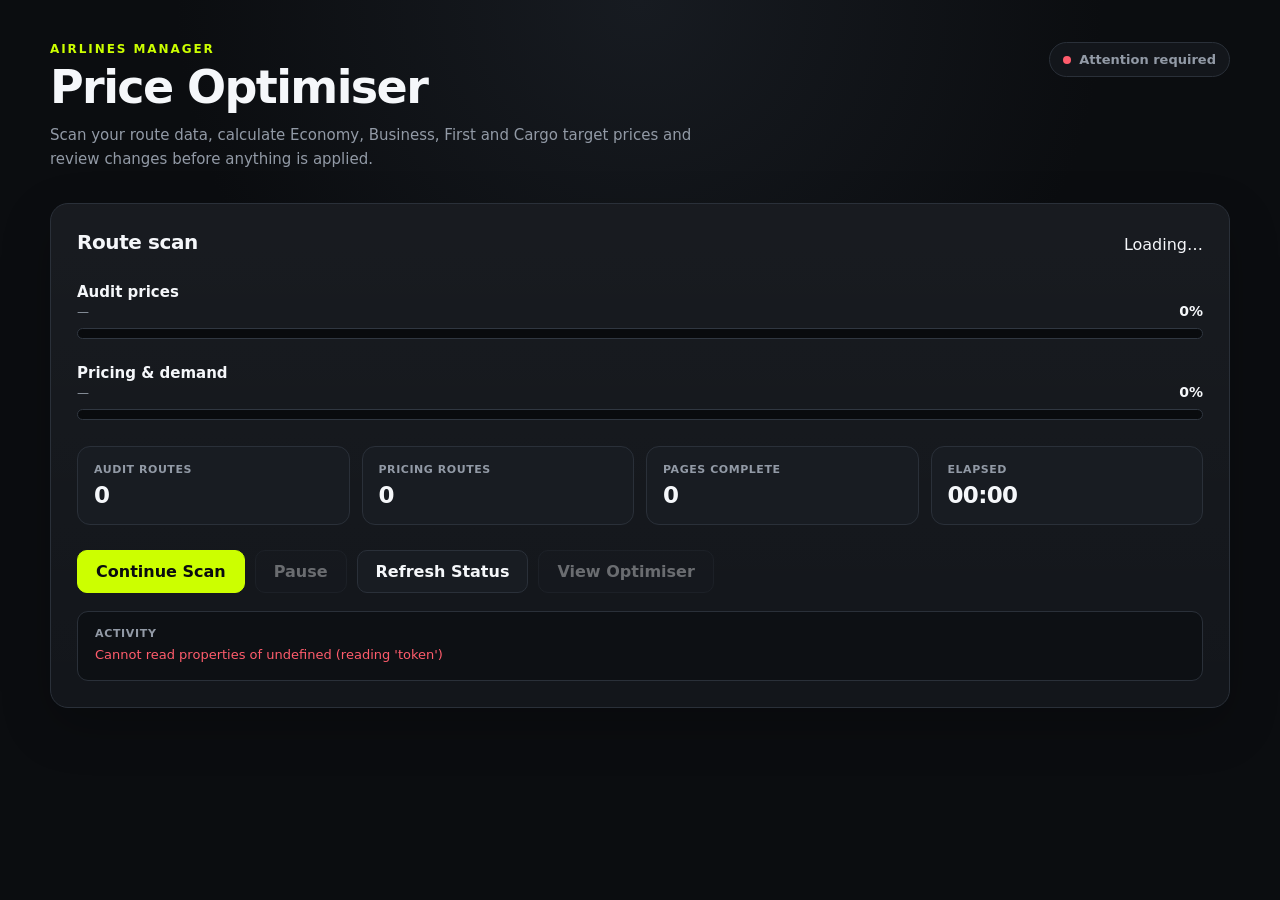
<file: airlines_manager_CGK_guarded.html>
<!DOCTYPE html>
<html lang="en">

  
<head>
  <meta charset="UTF-8">

  <meta
    name="viewport"
    content="width=device-width, initial-scale=1.0"
  >

  <title>
    Airlines Manager Price Optimiser
  </title>

  <style>
    :root {
      --bg: #0b0d10;
      --panel: #13161b;
      --panel-2: #181c22;
      --border: #2a3039;
      --text: #f5f7fa;
      --muted: #929aa6;
      --accent: #ccff00;
      --accent-dark: #9fc700;
      --danger: #ff5c6c;
      --warning: #ffbf47;
      --success: #72e39a;
    }

    * {
      box-sizing: border-box;
    }

    body {
      margin: 0;
      min-height: 100vh;

      font-family:
        Inter,
        system-ui,
        -apple-system,
        BlinkMacSystemFont,
        "Segoe UI",
        sans-serif;

      background:
        radial-gradient(
          circle at top,
          #171b21 0,
          var(--bg) 42%
        );

      color: var(--text);
    }

    button,
    input {
      font: inherit;
    }

    .page {
      width: min(1180px, calc(100% - 40px));
      margin: 0 auto;
      padding: 42px 0 70px;
    }

    .topbar {
      display: flex;
      justify-content: space-between;
      align-items: flex-start;
      gap: 30px;
      margin-bottom: 32px;
    }

    .eyebrow {
      margin-bottom: 7px;

      color: var(--accent);

      font-size: 12px;
      font-weight: 800;
      letter-spacing: .16em;
      text-transform: uppercase;
    }

    h1 {
      margin: 0;

      font-size: clamp(30px, 5vw, 46px);
      line-height: 1.05;
      letter-spacing: -.035em;
    }

    .subtitle {
      max-width: 650px;
      margin: 12px 0 0;

      color: var(--muted);

      font-size: 15px;
      line-height: 1.6;
    }

    .status-pill {
      display: inline-flex;
      align-items: center;
      gap: 8px;

      padding: 9px 13px;

      border: 1px solid var(--border);
      border-radius: 999px;

      background: var(--panel);

      color: var(--muted);

      font-size: 13px;
      font-weight: 700;

      white-space: nowrap;
    }

    .status-dot {
      width: 8px;
      height: 8px;

      border-radius: 50%;

      background: var(--muted);
    }

    .status-pill.running .status-dot {
      background: var(--accent);
      box-shadow:
        0 0 12px rgba(204,255,0,.55);
    }

    .status-pill.complete .status-dot {
      background: var(--success);
    }

    .status-pill.failed .status-dot {
      background: var(--danger);
    }

    .card {
      border: 1px solid var(--border);
      border-radius: 18px;

      background:
        linear-gradient(
          180deg,
          rgba(255,255,255,.025),
          transparent
        ),
        var(--panel);

      box-shadow:
        0 18px 50px rgba(0,0,0,.22);
    }

    .scan-card {
      padding: 26px;
    }

    .scan-heading {
      display: flex;
      justify-content: space-between;
      align-items: center;
      gap: 20px;

      margin-bottom: 24px;
    }

    .scan-heading h2 {
      margin: 0;

      font-size: 20px;
      letter-spacing: -.02em;
    }

    .scan-id {
      margin-top: 5px;

      color: var(--muted);

      font-family: ui-monospace, monospace;
      font-size: 11px;
    }

    .progress-section + .progress-section {
      margin-top: 25px;
    }

    .progress-header {
      display: flex;
      justify-content: space-between;
      align-items: flex-end;
      gap: 15px;

      margin-bottom: 9px;
    }

    .progress-title {
      font-size: 15px;
      font-weight: 750;
    }

    .progress-meta {
      margin-top: 4px;

      color: var(--muted);

      font-size: 12px;
    }

    .progress-percent {
      font-size: 14px;
      font-weight: 800;
    }

    .progress-track {
      position: relative;

      width: 100%;
      height: 11px;

      overflow: hidden;

      border: 1px solid #303741;
      border-radius: 999px;

      background: #090b0e;
    }

    .progress-fill {
      width: 0;
      height: 100%;

      border-radius: inherit;

      background: var(--accent);

      transition: width .35s ease;
    }

    .stats {
      display: grid;
      grid-template-columns:
        repeat(4, minmax(0, 1fr));

      gap: 12px;

      margin-top: 26px;
    }

    .stat {
      padding: 16px;

      border: 1px solid var(--border);
      border-radius: 13px;

      background: var(--panel-2);
    }

    .stat-label {
      color: var(--muted);

      font-size: 11px;
      font-weight: 750;
      letter-spacing: .05em;
      text-transform: uppercase;
    }

    .stat-value {
      margin-top: 6px;

      font-size: 23px;
      font-weight: 800;
      letter-spacing: -.03em;
    }

    .controls {
      display: flex;
      flex-wrap: wrap;
      gap: 10px;

      margin-top: 25px;
    }

    .btn {
      min-height: 43px;
      padding: 0 18px;

      border: 1px solid var(--border);
      border-radius: 10px;

      background: var(--panel-2);

      color: var(--text);

      font-weight: 750;

      cursor: pointer;

      transition:
        transform .15s ease,
        border-color .15s ease,
        background .15s ease;
    }

    .btn:hover:not(:disabled) {
      transform: translateY(-1px);
      border-color: #4a535f;
    }

    .btn-primary {
      border-color: var(--accent);

      background: var(--accent);

      color: #0a0c0f;
    }

    .btn-primary:hover:not(:disabled) {
      background: #d7ff35;
    }

    .btn:disabled {
      opacity: .38;
      cursor: not-allowed;
    }

    .activity {
      margin-top: 18px;
      padding: 15px 17px;

      border: 1px solid var(--border);
      border-radius: 11px;

      background: #0d1014;
    }

    .activity-title {
      margin-bottom: 5px;

      color: var(--muted);

      font-size: 11px;
      font-weight: 750;
      letter-spacing: .06em;
      text-transform: uppercase;
    }

    .activity-text {
      font-size: 13px;
      line-height: 1.5;
    }

    .activity-text.error {
      color: var(--danger);
    }

    .activity-text.success {
      color: var(--success);
    }

    .spinner {
      display: inline-block;

      width: 12px;
      height: 12px;

      margin-right: 8px;

      border: 2px solid rgba(255,255,255,.25);
      border-top-color: var(--accent);
      border-radius: 50%;

      vertical-align: -2px;

      animation:
        spin .75s linear infinite;
    }

    @keyframes spin {
      to {
        transform: rotate(360deg);
      }
    }

    .hidden {
      display: none !important;
    }

    .config-warning {
      margin-bottom: 20px;
      padding: 15px 18px;

      border: 1px solid rgba(255,191,71,.4);
      border-radius: 12px;

      background: rgba(255,191,71,.07);

      color: #ffd58a;

      font-size: 13px;
      line-height: 1.55;
    }

    @media (
      max-width: 760px
    ) {
      .page {
        width:
          min(100% - 24px, 1180px);

        padding-top: 25px;
      }

      .topbar {
        flex-direction: column;
      }

      .stats {
        grid-template-columns:
          repeat(2, minmax(0, 1fr));
      }

      .scan-heading {
        align-items: flex-start;
        flex-direction: column;
      }
    }

    /* =========================================================
       OPTIMISER RESULTS
       ========================================================= */
    .optimiser-view { margin-top: 24px; }
    .optimiser-toolbar {
      display: flex; flex-wrap: wrap; gap: 10px; align-items: center;
      margin: 18px 0;
    }
    .optimiser-toolbar input,
    .optimiser-toolbar select {
      min-height: 42px; padding: 0 12px; border: 1px solid var(--border);
      border-radius: 10px; background: var(--panel-2); color: var(--text);
    }
    .optimiser-toolbar input { flex: 1 1 220px; min-width: 180px; }
    .optimiser-summary {
      display: grid; grid-template-columns: repeat(5, minmax(0,1fr));
      gap: 12px; margin: 20px 0;
    }
    .summary-card {
      padding: 18px; border: 1px solid var(--border); border-radius: 14px;
      background: var(--panel-2);
    }
    .summary-card h3 { margin: 0 0 12px; font-size: 14px; }
    .summary-big { font-size: 28px; font-weight: 850; letter-spacing: -.03em; }
    .summary-lines { margin-top: 10px; color: var(--muted); font-size: 12px; line-height: 1.7; }
    .tabs { display: flex; gap: 8px; margin-top: 22px; }
    .tab.active { border-color: var(--accent); color: var(--accent); }
    .results-meta { color: var(--muted); font-size: 12px; margin: 10px 0; }
    .results-wrap {
      overflow-x: auto; border: 1px solid var(--border); border-radius: 14px;
      background: var(--panel);
    }
    .results-table { width: 100%; border-collapse: collapse; min-width: 1180px; }
    .results-table th, .results-table td {
      padding: 12px 10px; border-bottom: 1px solid var(--border);
      text-align: right; font-size: 12px; white-space: nowrap;
    }
    .results-table th {
      position: sticky; top: 0; z-index: 1; background: #11151a;
      color: var(--muted); font-size: 10px; text-transform: uppercase;
      letter-spacing: .05em;
    }
    .results-table th:first-child, .results-table td:first-child { text-align: left; }
    .results-table tbody tr { cursor: pointer; }
    .results-table tbody tr:hover { background: rgba(255,255,255,.025); }
    .route-code { font-weight: 850; font-size: 13px; }
    .raise { color: var(--success); font-weight: 800; }
    .reduce { color: var(--danger); font-weight: 800; }
    .unchanged { color: var(--muted); }
    .no-capacity { color: var(--warning); }
    .target-price { color: var(--accent); font-weight: 850; }
    .detail-row td {
      text-align: left !important; white-space: normal !important;
      background: #0d1014; padding: 16px !important;
    }
    .calc-grid {
      display: grid; grid-template-columns: repeat(2,minmax(0,1fr)); gap: 12px;
    }
    .calc-box {
      padding: 14px; border: 1px solid var(--border); border-radius: 10px;
      background: var(--panel-2); line-height: 1.65; color: var(--muted);
    }
    .calc-box strong { color: var(--text); }
    .empty-state { padding: 34px; text-align: center; color: var(--muted); }
    .back-row { display:flex; justify-content:space-between; align-items:center; gap:12px; }
    .optimiser-actions { display:flex; flex-wrap:wrap; gap:10px; justify-content:flex-end; align-items:center; }
    .refresh-info { margin-top:7px; color:var(--muted); font-size:12px; line-height:1.5; }
    .refresh-info strong { color:var(--text); }
    .route-refresh { color:var(--muted); font-size:10px; }
    .cabin-cell { min-width: 205px; text-align: left !important; }
    .cabin-price-line { display:flex; align-items:baseline; gap:6px; white-space:nowrap; }
    .cabin-current { color:var(--text); font-weight:700; }
    .cabin-arrow { color:var(--muted); }
    .cabin-change { font-weight:800; margin-left:2px; }
    .cabin-meta { margin-top:4px; color:var(--muted); font-size:10px; white-space:nowrap; }

    .browser-apply {
      margin-top: 14px; padding: 14px; border: 1px solid rgba(204,255,0,.28);
      border-radius: 10px; background: rgba(204,255,0,.045);
    }
    .browser-apply-title { color: var(--text); font-weight: 800; margin-bottom: 6px; }
    .browser-apply-copy { color: var(--muted); font-size: 12px; line-height: 1.55; margin-bottom: 10px; }
    .browser-apply-status { margin-left: 10px; color: var(--muted); font-size: 12px; }
    .batch-bar { display:flex; flex-wrap:wrap; gap:10px; align-items:center; margin:12px 0 4px; }
    .batch-status { color:var(--muted); font-size:12px; }
    .batch-bar select { min-height:43px; padding:0 12px; border:1px solid var(--border); border-radius:10px; background:var(--panel-2); color:var(--text); }
    .route-select { width:18px; height:18px; accent-color:var(--accent); cursor:pointer; }
    .batch-panel { margin:12px 0; padding:14px; border:1px solid rgba(204,255,0,.28); border-radius:10px; background:rgba(204,255,0,.045); }
    .batch-panel strong { color:var(--text); }

    @media (max-width:1000px) {
      .optimiser-summary { grid-template-columns: repeat(2, minmax(0,1fr)); }
    }
    @media (max-width:760px) {
      .optimiser-summary { grid-template-columns: 1fr; }
      .calc-grid { grid-template-columns: 1fr; }
    }

  </style>
</head>


<body>

  <main class="page">

    <header class="topbar">

      <div>
        <div class="eyebrow">
          Airlines Manager
        </div>

        <h1>
          Price Optimiser
        </h1>

        <p class="subtitle">
          Scan your route data, calculate Economy, Business,
          First and Cargo target prices and review changes
          before anything is applied.
        </p>
      </div>


      <div
        id="statusPill"
        class="status-pill"
      >
        <span class="status-dot"></span>

        <span id="statusText">
          Loading
        </span>
      </div>

    </header>


    <div
      id="configWarning"
      class="config-warning hidden"
    >
      Add your Supabase project URL and browser-safe
      publishable/anon key to the configuration section
      near the top of the JavaScript.
    </div>


    <section class="card scan-card">

      <div class="scan-heading">

        <div>
          <h2>
            Route scan
          </h2>

          <div
            id="scanIdText"
            class="scan-id"
          ></div>
        </div>

        <div id="overallText">
          Loading…
        </div>

      </div>


      <!-- AUDIT -->

      <div class="progress-section">

        <div class="progress-header">

          <div>
            <div class="progress-title">
              Audit prices
            </div>

            <div
              id="auditMeta"
              class="progress-meta"
            >
              —
            </div>
          </div>

          <div
            id="auditPercent"
            class="progress-percent"
          >
            0%
          </div>

        </div>


        <div class="progress-track">

          <div
            id="auditBar"
            class="progress-fill"
          ></div>

        </div>

      </div>


      <!-- PRICING -->

      <div class="progress-section">

        <div class="progress-header">

          <div>
            <div class="progress-title">
              Pricing & demand
            </div>

            <div
              id="pricingMeta"
              class="progress-meta"
            >
              —
            </div>
          </div>

          <div
            id="pricingPercent"
            class="progress-percent"
          >
            0%
          </div>

        </div>


        <div class="progress-track">

          <div
            id="pricingBar"
            class="progress-fill"
          ></div>

        </div>

      </div>


      <!-- STATS -->

      <div class="stats">

        <div class="stat">
          <div class="stat-label">
            Audit routes
          </div>

          <div
            id="auditRoutes"
            class="stat-value"
          >
            0
          </div>
        </div>


        <div class="stat">
          <div class="stat-label">
            Pricing routes
          </div>

          <div
            id="pricingRoutes"
            class="stat-value"
          >
            0
          </div>
        </div>


        <div class="stat">
          <div class="stat-label">
            Pages complete
          </div>

          <div
            id="pagesComplete"
            class="stat-value"
          >
            0
          </div>
        </div>


        <div class="stat">
          <div class="stat-label">
            Elapsed
          </div>

          <div
            id="elapsed"
            class="stat-value"
          >
            00:00
          </div>
        </div>

      </div>


      <!-- CONTROLS -->

      <div class="controls">

        <button
          id="continueButton"
          class="btn btn-primary"
          type="button"
        >
          Continue Scan
        </button>


        <button
          id="pauseButton"
          class="btn"
          type="button"
          disabled
        >
          Pause
        </button>


        <button
          id="refreshButton"
          class="btn"
          type="button"
        >
          Refresh Status
        </button>


        <button
          id="optimiserButton"
          class="btn"
          type="button"
          disabled
        >
          View Optimiser
        </button>

      </div>


      <!-- ACTIVITY -->

      <div class="activity">

        <div class="activity-title">
          Activity
        </div>

        <div
          id="activityText"
          class="activity-text"
        >
          Loading scan status…
        </div>

      </div>

    </section>


    <section id="optimiserView" class="card scan-card optimiser-view hidden">
      <div class="back-row">
        <div>
          <div class="eyebrow">Formula targets</div>
          <h2 style="margin:0">Price Optimiser</h2>
          <div class="progress-meta">Economy, Business, First and Cargo targets calculated from the completed scan.</div>
          <div id="lastFullRefresh" class="refresh-info">Last full refresh: —</div>
        </div>
        <div class="optimiser-actions">
          <button id="fullRefreshButton" class="btn btn-primary" type="button">Full Refresh</button>
          <button id="backToScanButton" class="btn" type="button">Back to Scan</button>
        </div>
      </div>

      <div id="optimiserSummary" class="optimiser-summary"></div>

      <div class="tabs">
        <button id="amendableTab" class="btn tab active" type="button">Amendable</button>
        <button id="lockedTab" class="btn tab" type="button">Locked</button>
      </div>

    <div class="optimiser-toolbar">
    
      <select id="hubFilter" aria-label="Hub">
        <option value="all">All hubs</option>
      </select>
    
      <input
        id="routeSearch"
        type="search"
        placeholder="Search route, e.g. BKK/KAN"
      >
      
        <select id="cabinFilter">
          <option value="all">All cabins</option>
          <option value="economy">Economy</option>
          <option value="business">Business</option>
          <option value="first">First</option>
          <option value="cargo">Cargo</option>
        </select>
        <select id="changeFilter">
          <option value="all">All changes</option>
          <option value="raise">Raise</option>
          <option value="reduce">Reduce</option>
          <option value="unchanged">Unchanged</option>
          <option value="no-capacity">No capacity</option>
        </select>
        <select id="sortFilter">
          <option value="route">Route A–Z</option>
          <option value="eco-change-desc">Economy change ↓</option>
          <option value="eco-change-asc">Economy change ↑</option>
          <option value="bus-change-desc">Business change ↓</option>
          <option value="bus-change-asc">Business change ↑</option>
          <option value="first-change-desc">First change ↓</option>
          <option value="first-change-asc">First change ↑</option>
          <option value="cargo-change-desc">Cargo change ↓</option>
          <option value="cargo-change-asc">Cargo change ↑</option>
          <option value="eco-remaining-desc">Economy remaining ↓</option>
          <option value="bus-remaining-desc">Business remaining ↓</option>
          <option value="first-remaining-desc">First remaining ↓</option>
          <option value="cargo-remaining-desc">Cargo remaining ↓</option>
        </select>
      </div>

      <div class="batch-bar">
      
        <button
          id="selectAllButton"
          class="btn"
          type="button"
        >
          Select All
        </button>
      
        <button
          id="applySelectedButton"
          class="btn btn-primary"
          type="button"
          disabled
        >
          Apply selected (0)
        </button>
      
        <button
          id="clearSelectedButton"
          class="btn"
          type="button"
          disabled
        >
          Clear selection
        </button>
      
        <span
          id="batchStatus"
          class="batch-status"
        >
          Select unlocked routes for a batch.
        </span>
      
      </div>
      
      <div
        id="batchPanel"
        class="batch-panel hidden"
      ></div>

      <div id="resultsMeta" class="results-meta"></div>
      <div class="results-wrap">
        <table class="results-table">
          <thead>
            <tr>
              <th>Route</th>
              <th>Distance</th>
              <th>Economy</th>
              <th>Business</th>
              <th>First</th>
              <th>Cargo</th>
              <th>Last refreshed</th>
            </tr>
          </thead>
          <tbody id="optimiserRows"></tbody>
        </table>
        <div id="optimiserEmpty" class="empty-state hidden">No routes match these filters.</div>
      </div>
    </section>

  </main>


  <script>
    /* =========================================================
       CONFIGURATION
       =========================================================

       Use ONLY the browser-safe Supabase publishable/anon key.

       NEVER put any of these here:

       AM_USERNAME
       AM_PASSWORD
       AM_SERVICE_ROLE_KEY
       sb_secret_...

    ========================================================= */

    const SUPABASE_URL =
      "https://eukgodthgusongsbhdwg.supabase.co";

    const SUPABASE_PUBLISHABLE_KEY =
      "sb_publishable_pBMWDgyFgIUGetg6NwkKkA_rMa1--kc";


    /*
     * Active scan is discovered from the Edge Function.
     * A Full Refresh replaces this with the newly-created scan.
     */
    let currentScanId = null;
    const PRICE_TEST_HUB = "CGK"; // Explicit test hub; never fall back to another hub.
    let selectedScanVerified = false;


    /*
     * Existing Edge Function.
     */
    const FUNCTION_NAME =
      "am-auth-test";


    const BATCH_SIZE = 5;


    /* =========================================================
       STATE
    ========================================================= */

    let running = false;
    let pauseRequested = false;

    let latestStatus = null;

    let timerStartedAt = null;
    let timerInterval = null;


    /* =========================================================
       ELEMENTS
    ========================================================= */

    const statusPill =
      document.getElementById(
        "statusPill"
      );

    const statusText =
      document.getElementById(
        "statusText"
      );

    const scanIdText =
      document.getElementById(
        "scanIdText"
      );

    const overallText =
      document.getElementById(
        "overallText"
      );

    const auditMeta =
      document.getElementById(
        "auditMeta"
      );

    const pricingMeta =
      document.getElementById(
        "pricingMeta"
      );

    const auditPercent =
      document.getElementById(
        "auditPercent"
      );

    const pricingPercent =
      document.getElementById(
        "pricingPercent"
      );

    const auditBar =
      document.getElementById(
        "auditBar"
      );

    const pricingBar =
      document.getElementById(
        "pricingBar"
      );

    const auditRoutes =
      document.getElementById(
        "auditRoutes"
      );

    const pricingRoutes =
      document.getElementById(
        "pricingRoutes"
      );

    const pagesComplete =
      document.getElementById(
        "pagesComplete"
      );

    const elapsed =
      document.getElementById(
        "elapsed"
      );

    const activityText =
      document.getElementById(
        "activityText"
      );

    const continueButton =
      document.getElementById(
        "continueButton"
      );

    const pauseButton =
      document.getElementById(
        "pauseButton"
      );

    const refreshButton =
      document.getElementById(
        "refreshButton"
      );

    const optimiserButton =
      document.getElementById(
        "optimiserButton"
      );

    const configWarning =
      document.getElementById(
        "configWarning"
      );



    /* =========================================================
       CONFIG CHECK
    ========================================================= */

    function configurationIsValid() {

      return (
        SUPABASE_URL.startsWith(
          "https://"
        ) &&

        !SUPABASE_URL.includes(
          "YOUR-PROJECT"
        ) &&

        SUPABASE_PUBLISHABLE_KEY &&

        !SUPABASE_PUBLISHABLE_KEY.includes(
          "YOUR-PUBLISHABLE"
        )
      );
    }


    /* =========================================================
       FUNCTION URL
    ========================================================= */

    function functionUrl(
      params = {}
    ) {

      const url =
        new URL(
          `${SUPABASE_URL}/functions/v1/${FUNCTION_NAME}`
        );


      for (
        const [
          key,
          value
        ]
        of Object.entries(params)
      ) {

        if (
          value !== null &&
          value !== undefined &&
          value !== ""
        ) {
          url.searchParams.set(
            key,
            String(value)
          );
        }
      }


      return url.toString();
    }


    /* =========================================================
       EDGE FUNCTION REQUEST
    ========================================================= */

    async function callFunction(
      params
    ) {

      const sharedToken = await window.parent.amSharedAuth.token();
      const response =
        await fetch(
          functionUrl(
            params
          ),
          {
            method: "GET",

            headers: {
              "apikey":
                SUPABASE_PUBLISHABLE_KEY,

              "Authorization":
                `Bearer ${sharedToken}`,
            },
          }
        );


      let result;


      try {
        result =
          await response.json();

      } catch {
        throw new Error(
          `Edge Function returned HTTP ${response.status} with an invalid JSON response`
        );
      }


      if (
        !response.ok
      ) {

        throw new Error(
          result?.message ||
          result?.error ||
          `HTTP ${response.status}`
        );
      }


      return result;
    }


    /* =========================================================
       FORMATTING
    ========================================================= */

    function formatNumber(
      value
    ) {

      return Number(
        value || 0
      ).toLocaleString(
        "en-GB"
      );
    }


    function percentage(
      complete,
      total
    ) {

      if (!total) {
        return 0;
      }


      return Math.min(
        100,
        Math.round(
          complete /
          total *
          100
        )
      );
    }


    function formatDateTime(value) {
      if (!value) return "—";
      const date = new Date(value);
      if (Number.isNaN(date.getTime())) return "—";
      return new Intl.DateTimeFormat("en-GB", {
        dateStyle: "medium",
        timeStyle: "medium"
      }).format(date);
    }


    function setCurrentScanId(scanId) {
      currentScanId = scanId || null;
      selectedScanVerified = false;
      scanIdText.textContent = currentScanId
        ? `Scan ${currentScanId}`
        : "No completed scan found";
    }


    /* =========================================================
       ACTIVITY
    ========================================================= */

    function setActivity(
      message,
      type = ""
    ) {

      activityText.className =
        "activity-text";


      if (type) {
        activityText.classList.add(
          type
        );
      }


      activityText.innerHTML =
        message;
    }


    /* =========================================================
       TIMER
    ========================================================= */

    function startTimer() {

      if (
        timerStartedAt
      ) {
        return;
      }


      timerStartedAt =
        Date.now();


      timerInterval =
        setInterval(
          updateTimer,
          1000
        );


      updateTimer();
    }


    function stopTimer() {

      if (
        timerInterval
      ) {
        clearInterval(
          timerInterval
        );
      }


      timerInterval = null;
    }


    function updateTimer() {

      if (
        !timerStartedAt
      ) {
        elapsed.textContent =
          "00:00";

        return;
      }


      const seconds =
        Math.floor(
          (
            Date.now() -
            timerStartedAt
          ) /
          1000
        );


      const minutes =
        Math.floor(
          seconds / 60
        );


      const remainder =
        seconds % 60;


      elapsed.textContent =
        `${String(minutes).padStart(2, "0")}:${String(remainder).padStart(2, "0")}`;
    }


    /* =========================================================
       STATUS PILL
    ========================================================= */

    function setStatusPill(
      status
    ) {

      statusPill.className =
        "status-pill";


      if (
        status === "complete"
      ) {

        statusPill.classList.add(
          "complete"
        );

        statusText.textContent =
          "Complete";

        return;
      }


      if (
        status === "failed"
      ) {

        statusPill.classList.add(
          "failed"
        );

        statusText.textContent =
          "Attention required";

        return;
      }


      if (
        running
      ) {

        statusPill.classList.add(
          "running"
        );

        statusText.textContent =
          "Scanning";

        return;
      }


      statusText.textContent =
        "Paused";
    }


    /* =========================================================
       RENDER PROGRESS
    ========================================================= */

    function renderStatus(
      result
    ) {

      latestStatus =
        result;
      optimiserButton.dataset.affiliationBlocked = "false";

      // A finished scan is not necessarily eligible for optimisation.
      const scanHubs = result?.scan?.hubs || result?.hubs || result?.scan?.hub_code || result?.scan?.hubCode || result?.scan?.hub;
      const scanCodes = (Array.isArray(scanHubs) ? scanHubs : [scanHubs])
        .map(h => String(typeof h === 'object' && h !== null ? (h.hub_code || h.hubCode || h.hub || '') : (h || '')).toUpperCase())
        .filter(Boolean);
      const blockedScan = !affiliationVerified || scanCodes.length === 0 || scanCodes.some(code => affiliatedOrigins.has(code));
      optimiserButton.dataset.affiliationBlocked = blockedScan ? "true" : "false";

      const audit =
        result.progress.audit;

      const pricing =
        result.progress.pricing;


      const auditPct =
        percentage(
          audit.pagesComplete,
          audit.totalPages
        );


      const pricingPct =
        percentage(
          pricing.pagesComplete,
          pricing.totalPages
        );


      auditMeta.textContent =
        `${audit.pagesComplete} of ${audit.totalPages} pages · ${formatNumber(audit.routes)} routes`;


      pricingMeta.textContent =
        `${pricing.pagesComplete} of ${pricing.totalPages} pages · ${formatNumber(pricing.routes)} routes`;


      auditPercent.textContent =
        `${auditPct}%`;

      pricingPercent.textContent =
        `${pricingPct}%`;


      auditBar.style.width =
        `${auditPct}%`;

      pricingBar.style.width =
        `${pricingPct}%`;


      auditRoutes.textContent =
        formatNumber(
          audit.routes
        );

      pricingRoutes.textContent =
        formatNumber(
          pricing.routes
        );


      pagesComplete.textContent =
        formatNumber(
          audit.pagesComplete +
          pricing.pagesComplete
        );


      const totalPages =
        audit.totalPages +
        pricing.totalPages;


      const completedPages =
        audit.pagesComplete +
        pricing.pagesComplete;


      overallText.textContent =
        `${completedPages} / ${totalPages} pages`;


      optimiserButton.disabled =
        !result.complete || blockedScan;


      if (
        result.complete
      ) {

        continueButton.disabled =
          true;

        pauseButton.disabled =
          true;

        if (blockedScan) {
          statusPill.className = "status-pill failed";
          statusText.textContent = scanCodes.some(code => affiliatedOrigins.has(code))
            ? "Affiliated hub — blocked" : "Hub eligibility unverified";
        } else {
          setStatusPill("complete");
        }

      } else {

        continueButton.disabled =
          running;

        pauseButton.disabled =
          !running;

        setStatusPill(
          "running"
        );
      }
    }


    /* =========================================================
       LOAD STATUS
    ========================================================= */

    async function loadStatus() {

      if (!currentScanId || !selectedScanVerified) {
        throw new Error("No verified CGK scan is selected.");
      }

      if (
        !configurationIsValid()
      ) {

        configWarning.classList.remove(
          "hidden"
        );

        setActivity(
          "Supabase configuration is required.",
          "error"
        );

        continueButton.disabled =
          true;

        refreshButton.disabled =
          true;

        return null;
      }


      refreshButton.disabled =
        true;


      try {

        const result =
          await callFunction({
            action:
              "status",

            scanId:
              currentScanId,
          });


        await refreshAffiliatedOrigins();
        renderStatus(
          result
        );


        if (
          result.complete
        ) {

          if (optimiserButton.dataset.affiliationBlocked === "true") {
            setActivity("Scan history is complete, but this hub is affiliated or its eligibility cannot be verified. Optimisation is disabled.", "error");
          } else {
            setActivity("Scan complete. The optimiser data is ready.", "success");
          }

        } else {

          const audit =
            result.progress.audit;

          const pricing =
            result.progress.pricing;


          if (
            audit.pagesComplete <
            audit.totalPages
          ) {

            setActivity(
              `Ready to continue Audit from page ${audit.nextPage}.`
            );

          } else {

            setActivity(
              `Audit complete. Ready to continue Pricing from page ${pricing.nextPage}.`
            );
          }
        }


        return result;

      } catch (
        error
      ) {

        setStatusPill(
          "failed"
        );


        setActivity(
          error.message,
          "error"
        );


        throw error;

      } finally {

        refreshButton.disabled =
          false;
      }
    }


    /* =========================================================
       RUN SCAN
    ========================================================= */

    async function runScan() {

      if (running) return;
      if (!currentScanId || !selectedScanVerified) {
        setActivity("Select a verified CGK scan before continuing.", "error");
        return;
      }

      running = true;
      pauseRequested = false;


      continueButton.disabled =
        true;

      pauseButton.disabled =
        false;

      refreshButton.disabled =
        true;


      startTimer();

      setStatusPill(
        "running"
      );


      try {

        while (
          running &&
          !pauseRequested
        ) {

          /*
           * We intentionally don't specify mode or startPage.
           *
           * The Edge Function itself decides:
           *
           * 1. first incomplete Audit page;
           * 2. then first incomplete Pricing page.
           */

          setActivity(
            `<span class="spinner"></span>Scanning next batch…`
          );


          const result =
            await callFunction({
              action:
                "batch",

              scanId:
                currentScanId,

              batchSize:
                BATCH_SIZE,
            });


          renderStatus(
            result
          );


          if (
            !result.ok
          ) {

            const failure =
              result.failedPage;


            throw new Error(
              failure?.error ||
              "A scan batch failed"
            );
          }


          if (
            result.complete
          ) {

            running =
              false;

            setActivity(
              "Scan complete. All Audit and Pricing pages have been stored.",
              "success"
            );

            break;
          }


          const batch =
            result.batch;


          const successfulPages =
            batch.pages
              .filter(
                page =>
                  page.ok
              );


          const lastPage =
            successfulPages.length
              ? successfulPages[
                  successfulPages.length - 1
                ].page
              : null;


          const next =
            result.next;


          if (
            next
          ) {

            const finished =
              lastPage !== null
                ? `${batch.mode} page ${lastPage} complete. `
                : "";


            setActivity(
              `${finished}Next: ${next.mode} page ${next.startPage}.`
            );
          }


          /*
           * Give the UI/event loop a moment before
           * starting another Edge Function invocation.
           */
          await new Promise(
            resolve =>
              setTimeout(
                resolve,
                750
              )
          );
        }


        if (
          pauseRequested
        ) {

          running =
            false;


          setActivity(
            "Scan paused safely. Completed batches are already stored."
          );
        }

      } catch (
        error
      ) {

        running =
          false;


        setStatusPill(
          "failed"
        );


        setActivity(
          error.message,
          "error"
        );

      } finally {

        running =
          false;


        stopTimer();


        continueButton.disabled =
          latestStatus?.complete
            ? true
            : false;


        pauseButton.disabled =
          true;

        refreshButton.disabled =
          false;


        if (
          latestStatus &&
          !latestStatus.complete &&
          !activityText.classList.contains(
            "error"
          )
        ) {
          setStatusPill(
            "paused"
          );
        }
      }
    }


    /* =========================================================
       PAUSE
    ========================================================= */

    function pauseScan() {

      if (
        !running
      ) {
        return;
      }


      pauseRequested =
        true;


      pauseButton.disabled =
        true;


      setActivity(
        `<span class="spinner"></span>Pausing after the current batch…`
      );
    }


    /* =========================================================
       OPTIMISER
    ========================================================= */

    function openOptimiser() {
      if (!selectedScanVerified || !latestStatus?.complete || optimiserButton.dataset.affiliationBlocked === "true") return;
      loadOptimiser();
    }


    /* =========================================================
       OPTIMISER RESULTS UI
       ========================================================= */
    
    const scanCard =
      document.querySelector(".scan-card");
    
    const optimiserView =
      document.getElementById("optimiserView");
    
    const optimiserSummary =
      document.getElementById("optimiserSummary");
    
    const optimiserRows =
      document.getElementById("optimiserRows");
    
    const optimiserEmpty =
      document.getElementById("optimiserEmpty");
    
    const resultsMeta =
      document.getElementById("resultsMeta");
    
    const hubFilter =
      document.getElementById("hubFilter");
    
    const routeSearch =
      document.getElementById("routeSearch");
    
    const cabinFilter =
      document.getElementById("cabinFilter");
    
    const changeFilter =
      document.getElementById("changeFilter");
    
    const sortFilter =
      document.getElementById("sortFilter");
    
    const amendableTab =
      document.getElementById("amendableTab");
    
    const lockedTab =
      document.getElementById("lockedTab");
    
    const backToScanButton =
      document.getElementById("backToScanButton");
    
    const fullRefreshButton =
      document.getElementById("fullRefreshButton");
    
    const lastFullRefresh =
      document.getElementById("lastFullRefresh");
    
    const applySelectedButton =
      document.getElementById("applySelectedButton");
    
    const clearSelectedButton =
      document.getElementById("clearSelectedButton");
    
    const batchStatus =
      document.getElementById("batchStatus");

    const selectAllButton =
      document.getElementById("selectAllButton");
    
    const batchPanel = 
      document.getElementById("batchPanel");
    
    let optimiserData = null;
    let optimiserTab = "amendable";
    let expandedRouteId = null;
    
    const selectedRouteIds =
      new Set();
    
    let activeBatch = null;
    let batchWorker = null;


    function routeSelectionKey(row) {

  return `${rowHubCode(row)}:${Number(row.route_id)}`;
}

    
function selectAllAvailableRoutes() {

  if (
    !optimiserData ||
    activeBatch
  ) {
    return;
  }


  if (
    optimiserTab !==
    "amendable"
  ) {

    batchStatus.textContent =
      "Switch to the Amendable tab to select routes.";

    return;
  }


  /*
   * Start with routes belonging to the
   * currently selected hub.
   */
  const source =
    getHubFilteredRoutes(
      "amendable"
    );


  const search =
    routeSearch.value
      .trim()
      .toUpperCase();


  /*
   * Apply the same filters as the
   * optimiser table.
   */
  let rows =
    source.filter(
      row => {

        const routeMatches =
          !search ||
          String(
            row.route || ""
          )
            .toUpperCase()
            .includes(
              search
            );


        return (
          routeMatches &&
          matchesChange(row)
        );
      }
    );


  /*
   * Keep the same ordering as the table.
   */
  rows =
    sortRoutes(
      rows
    );


  /*
   * Never select routes currently carrying
   * the 24-hour price lock.
   */
  const availableRows =
    rows.filter(
      row =>
        !row.price_lock_locked
    );


  selectedRouteIds.clear();


  /*
   * Select EVERY matching unlocked route.
   */
  for (
    const row of
    availableRows
  ) {

    selectedRouteIds.add(
      routeSelectionKey(
        row
      )
    );
  }


  renderOptimiserRows();

  updateBatchControls();


  const selected =
    selectedRouteIds.size;


  batchStatus.textContent =
    selected
      ? `${selected} available route${selected === 1 ? "" : "s"} selected.`
      : "No currently available routes match these filters.";
}
    

    /* Affiliation guard: read-only register, fail closed on access errors. */
    let affiliatedOrigins = new Set();
    let affiliationVerified = false;

    async function refreshAffiliatedOrigins() {
      // Use the same authenticated Edge Function as the Rotation Optimiser.
      // Never use the publishable key as a user's bearer token.
      affiliationVerified = false;
      affiliatedOrigins = new Set();

      const result = await callFunction({ action: "affiliated-hubs" });

      // Accept the supported list envelopes without silently treating an
      // unexpected response as an empty affiliation register.
      const records = Array.isArray(result) ? result
        : Array.isArray(result?.hubs) ? result.hubs
        : Array.isArray(result?.affiliatedHubs) ? result.affiliatedHubs
        : Array.isArray(result?.affiliations) ? result.affiliations
        : Array.isArray(result?.data) ? result.data
        : null;

      if (!records) {
        throw new Error(
          "The affiliated-hubs Edge Function returned an unrecognised response. Pricing remains blocked."
        );
      }

      const next = new Set();
      for (const row of records) {
        if (!row || typeof row !== "object" || !("hub" in row || "hub_code" in row || "hubCode" in row)) {
          throw new Error("Affiliation register contains an invalid hub entry. Pricing remains blocked.");
        }
        const code = String(row.hub ?? row.hub_code ?? row.hubCode ?? "").trim().toUpperCase();
        if (!/^[A-Z0-9]{3,5}$/.test(code)) {
          throw new Error("Affiliation register contains an invalid hub code. Pricing remains blocked.");
        }
        const enabled = row.is_affiliated ?? row.is_active ?? row.active ?? row.enabled ?? true;
        if (enabled === true || enabled === 1 || enabled === "true") next.add(code);
      }

      affiliatedOrigins = next;
      affiliationVerified = true;
      return next;
    }

    function eligibleOrigin(row) {
      const code = rowHubCode(row);
      return affiliationVerified && !!code && !affiliatedOrigins.has(code);
    }

    async function requireEligibleOrigins(rows) {
      await refreshAffiliatedOrigins();
      if (rows.some(row => !eligibleOrigin(row))) {
        throw new Error("An affiliated or unidentified origin hub is blocked from price changes.");
      }
    }

    function rowHubCode(row) {
    
      return String(
        row?.hub_code ||
        row?.hubCode ||
        ""
      )
        .trim()
        .toUpperCase();
    }
    
    
    function selectedHubCode() {
    
      return hubFilter?.value || "all";
    }
    
    
    function rowMatchesSelectedHub(row) {
    
      const selected =
        selectedHubCode();
    
      if (selected === "all") {
        return true;
      }
    
      return (
        rowHubCode(row) === selected
      );
    }
    
    
    function getHubFilteredRoutes(type) {
    
      if (!optimiserData) {
        return [];
      }
    
      const rows =
        type === "locked"
          ? (
              optimiserData.lockedRoutes ||
              []
            )
          : (
              optimiserData.amendableRoutes ||
              []
            );
    
      return rows.filter(row => eligibleOrigin(row) && rowMatchesSelectedHub(row));
    }
    
    
    function buildHubFilter() {
    
      if (
        !hubFilter ||
        !optimiserData
      ) {
        return;
      }
    
    
      const previousValue =
        hubFilter.value || "all";
    
    
      const hubs =
        new Map();
    
    
      function addHub(row) {
    
        const code =
          rowHubCode(row);
    
        if (!code || !eligibleOrigin(row)) {
          return;
        }
    
    
        const name =
          String(
            row?.hub_name ||
            row?.hubName ||
            ""
          ).trim();
    
    
        if (
          !hubs.has(code) ||
          (
            !hubs.get(code) &&
            name
          )
        ) {
    
          hubs.set(
            code,
            name
          );
        }
      }
    
    
      /*
       * Discover hubs from the actual
       * optimiser route data.
       */
    
      (
        optimiserData.amendableRoutes ||
        []
      ).forEach(addHub);
    
    
      (
        optimiserData.lockedRoutes ||
        []
      ).forEach(addHub);
    
    
      /*
       * Also use hub metadata returned
       * by the Edge Function, if present.
       */
    
      const hubMetadata =
        optimiserData.hubs ||
        optimiserData.scanHubs ||
        optimiserData.scan?.hubs ||
        [];
    
    
      if (
        Array.isArray(
          hubMetadata
        )
      ) {
    
        for (
          const hub of hubMetadata
        ) {
    
          const code =
            String(
              hub?.hub_code ||
              hub?.hubCode ||
              ""
            )
              .trim()
              .toUpperCase();
    
    
          const name =
            String(
              hub?.hub_name ||
              hub?.hubName ||
              ""
            ).trim();
    
    
          if (!code || !affiliationVerified || affiliatedOrigins.has(code)) {
            continue;
          }
    
    
          if (
            !hubs.has(code) ||
            (
              !hubs.get(code) &&
              name
            )
          ) {
    
            hubs.set(
              code,
              name
            );
          }
        }
      }
    
    
      /*
       * Rebuild the dropdown.
       */
    
      hubFilter.innerHTML = "";
    
    
      hubFilter.appendChild(
        new Option(
          "All hubs",
          "all"
        )
      );
    
    
      [
        ...hubs.entries()
      ]
        .sort(
          ([codeA], [codeB]) =>
            codeA.localeCompare(
              codeB
            )
        )
        .forEach(
          ([code, name]) => {
    
            const label =
              name
                ? `${code} — ${name}`
                : code;
    
    
            hubFilter.appendChild(
              new Option(
                label,
                code
              )
            );
          }
        );
    
    
      /*
       * Preserve the currently selected
       * hub when the optimiser reloads.
       */
    
      hubFilter.value =
        (
          previousValue === "all" ||
          hubs.has(
            previousValue
          )
        )
          ? previousValue
          : "all";
    }

    function summariseCabin(
  rows,
  prefix
) {

  const summary = {
    raise: 0,
    reduce: 0,
    unchanged: 0,
    noCapacity: 0
  };


  for (const row of rows) {

    const status =
      cabinStatus(
        row,
        prefix
      );


    if (status === "raise") {
      summary.raise++;
    }

    else if (status === "reduce") {
      summary.reduce++;
    }

    else if (status === "unchanged") {
      summary.unchanged++;
    }

    else if (status === "no-capacity") {
      summary.noCapacity++;
    }
  }


  return summary;
}
        
    function numberOrNull(value) {
      if (value === null || value === undefined || value === "") return null;
      const n = Number(value);
      return Number.isFinite(n) ? n : null;
    }

    function money(value) {
      const n = numberOrNull(value);
      return n === null ? "—" : `$${n.toLocaleString("en-GB")}`;
    }

    function signed(value) {
      const n = numberOrNull(value);
      if (n === null) return "—";
      if (n > 0) return `+${n.toLocaleString("en-GB")}`;
      return n.toLocaleString("en-GB");
    }

    function changeClass(change, capacity) {
      const cap = numberOrNull(capacity);
      const n = numberOrNull(change);
      if (cap !== null && cap <= 0) return "no-capacity";
      if (n > 0) return "raise";
      if (n < 0) return "reduce";
      return "unchanged";
    }

    function cabinStatus(row, prefix) {
      const capacity = numberOrNull(row[`${prefix}_capacity`]);
      const change = numberOrNull(row[`${prefix}_change`]);
      if (capacity !== null && capacity <= 0) return "no-capacity";
      if (change > 0) return "raise";
      if (change < 0) return "reduce";
      return "unchanged";
    }

function renderOptimiserSummary() {

  if (!optimiserData) {
    return;
  }


  const amendableRoutes =
    getHubFilteredRoutes(
      "amendable"
    );


  const lockedRoutes =
    getHubFilteredRoutes(
      "locked"
    );


  const totalRoutes =
    amendableRoutes.length +
    lockedRoutes.length;


  const economy =
    summariseCabin(
      amendableRoutes,
      "eco"
    );


  const business =
    summariseCabin(
      amendableRoutes,
      "bus"
    );


  const first =
    summariseCabin(
      amendableRoutes,
      "first"
    );


  const cargo =
    summariseCabin(
      amendableRoutes,
      "cargo"
    );


  optimiserSummary.innerHTML = "";


  const cards = [

    {
      title: "Routes",

      big:
        formatNumber(
          amendableRoutes.length
        ),

      lines:
        `${formatNumber(totalRoutes)} total · ${formatNumber(lockedRoutes.length)} locked`
    },


    {
      title: "Economy",

      big:
        formatNumber(
          economy.raise
        ),

      lines:
        `raises · ${formatNumber(economy.reduce)} reductions · ${formatNumber(economy.unchanged)} unchanged · ${formatNumber(economy.noCapacity)} no capacity`
    },


    {
      title: "Business",

      big:
        formatNumber(
          business.raise
        ),

      lines:
        `raises · ${formatNumber(business.reduce)} reductions · ${formatNumber(business.unchanged)} unchanged · ${formatNumber(business.noCapacity)} no capacity`
    },


    {
      title: "First",

      big:
        formatNumber(
          first.raise
        ),

      lines:
        `raises · ${formatNumber(first.reduce)} reductions · ${formatNumber(first.unchanged)} unchanged · ${formatNumber(first.noCapacity)} no capacity`
    },


    {
      title: "Cargo",

      big:
        formatNumber(
          cargo.raise
        ),

      lines:
        `raises · ${formatNumber(cargo.reduce)} reductions · ${formatNumber(cargo.unchanged)} unchanged · ${formatNumber(cargo.noCapacity)} no capacity`
    }

  ];


  for (const card of cards) {

    const el =
      document.createElement(
        "div"
      );

    el.className =
      "summary-card";


    const h =
      document.createElement(
        "h3"
      );

    h.textContent =
      card.title;


    const big =
      document.createElement(
        "div"
      );

    big.className =
      "summary-big";

    big.textContent =
      card.big;


    const lines =
      document.createElement(
        "div"
      );

    lines.className =
      "summary-lines";

    lines.textContent =
      card.lines;


    el.append(
      h,
      big,
      lines
    );


    optimiserSummary.appendChild(
      el
    );
  }
}


    function updateOptimiserTabCounts() {

  if (!optimiserData) {
    return;
  }


  const amendableCount =
    getHubFilteredRoutes(
      "amendable"
    ).length;


  const lockedCount =
    getHubFilteredRoutes(
      "locked"
    ).length;


  amendableTab.textContent =
    `Amendable (${formatNumber(amendableCount)})`;


  lockedTab.textContent =
    `Locked (${formatNumber(lockedCount)})`;
}

    

    
    function matchesChange(row) {
      const wanted = changeFilter.value;
      if (wanted === "all" || optimiserTab === "locked") return true;

      const cabin = cabinFilter.value;
      const statuses = [];

      if (cabin === "all" || cabin === "economy") {
        statuses.push(cabinStatus(row, "eco"));
      }
      if (cabin === "all" || cabin === "business") {
        statuses.push(cabinStatus(row, "bus"));
      }
      if (cabin === "all" || cabin === "first") {
        statuses.push(cabinStatus(row, "first"));
      }
      if (cabin === "all" || cabin === "cargo") {
        statuses.push(cabinStatus(row, "cargo"));
      }

      return statuses.includes(wanted);
    }

    function sortRoutes(rows) {
      const mode = sortFilter.value;
      const copy = [...rows];

      const num = (row, key) => numberOrNull(row[key]) ?? -Infinity;

      copy.sort((a, b) => {
        switch (mode) {
          case "eco-change-desc": return num(b,"eco_change") - num(a,"eco_change");
          case "eco-change-asc": return num(a,"eco_change") - num(b,"eco_change");
          case "bus-change-desc": return num(b,"bus_change") - num(a,"bus_change");
          case "bus-change-asc": return num(a,"bus_change") - num(b,"bus_change");
          case "first-change-desc": return num(b,"first_change") - num(a,"first_change");
          case "first-change-asc": return num(a,"first_change") - num(b,"first_change");
          case "cargo-change-desc": return num(b,"cargo_change") - num(a,"cargo_change");
          case "cargo-change-asc": return num(a,"cargo_change") - num(b,"cargo_change");
          case "eco-remaining-desc": return num(b,"eco_remaining") - num(a,"eco_remaining");
          case "bus-remaining-desc": return num(b,"bus_remaining") - num(a,"bus_remaining");
          case "first-remaining-desc": return num(b,"first_remaining") - num(a,"first_remaining");
          case "cargo-remaining-desc": return num(b,"cargo_remaining") - num(a,"cargo_remaining");
          default: return String(a.route || "").localeCompare(String(b.route || ""));
        }
      });

      return copy;
    }

    function encodeOptimiserPayload(payload) {
      const json = JSON.stringify(payload);
      const bytes = new TextEncoder().encode(json);
      let binary = "";
      for (const byte of bytes) binary += String.fromCharCode(byte);
      return btoa(binary)
        .replace(/\+/g, "-")
        .replace(/\//g, "_")
        .replace(/=+$/g, "");
    }

function rowPayload(row) {

  return {

    hubId:
      Number(row.hub_id),

    hubCode:
      rowHubCode(row),

    routeId:
      Number(row.route_id),

    route:
      row.route || "",

    expected: {

      eco:
        numberOrNull(
          row.eco_current_price
        ),

      bus:
        numberOrNull(
          row.bus_current_price
        ),

      first:
        numberOrNull(
          row.first_current_price
        ),

      cargo:
        numberOrNull(
          row.cargo_current_price
        )
    },

    targets: {

      eco:
        numberOrNull(
          row.eco_target_price
        ),

      bus:
        numberOrNull(
          row.bus_target_price
        ),

      first:
        numberOrNull(
          row.first_target_price
        ),

      cargo:
        numberOrNull(
          row.cargo_target_price
        )
    }
  };
}
    
function updateBatchControls() {

  const count =
    selectedRouteIds.size;


  if (
    selectAllButton
  ) {

    selectAllButton.disabled =
      !!activeBatch ||
      optimiserTab !==
        "amendable";
  }


  applySelectedButton.textContent =
    `Apply selected (${count})`;


  applySelectedButton.disabled =
    count === 0 ||
    !affiliationVerified ||
    !!activeBatch;


  clearSelectedButton.disabled =
    count === 0 ||
    !!activeBatch;


  if (
    !activeBatch
  ) {

    batchStatus.textContent =
      count
        ? `${count} route${count === 1 ? "" : "s"} selected.`
        : "Select unlocked routes for a batch.";
  }
}

    
/*
 * Open only the first Airlines Manager route.
 *
 * IMPORTANT:
 * The complete batch is deliberately NOT placed in the URL.
 * Large batches can contain hundreds or thousands of routes,
 * which would make the #ambatch URL excessively large.
 *
 * #ambatch=handoff tells the Tampermonkey helper to announce
 * that it is ready. The optimiser then transfers the complete
 * batch using postMessage.
 */
function batchApplyUrl(routes) {

  const firstRoute =
    routes?.[0];

  if (
    !firstRoute ||
    !Number.isInteger(
      Number(firstRoute.routeId)
    )
  ) {
    throw new Error(
      "Cannot start batch: first route is invalid."
    );
  }

  return (
    "https://tycoon.airlines-manager.com" +
    `/marketing/pricing/${Number(firstRoute.routeId)}` +
    "#ambatch=handoff"
  );
}


/*
 * Transfer the complete batch to the AM worker only after
 * Tampermonkey has explicitly announced that it is ready.
 */
function sendBatchHandoff() {

  if (
    !activeBatch ||
    !Array.isArray(activeBatch.routes) ||
    activeBatch.routes.length < 1
  ) {
    console.warn(
      "[AM Optimiser] No active batch is available for handoff."
    );

    return false;
  }


  if (
    !batchWorker ||
    batchWorker.closed
  ) {
    console.warn(
      "[AM Optimiser] Batch worker is unavailable for handoff."
    );

    return false;
  }


  const message = {

    type:
      "am-optimiser-batch-handoff",

    version:
      2,

    routes:
      activeBatch.routes
  };


  batchWorker.postMessage(
    message,
    "https://tycoon.airlines-manager.com"
  );


  console.log(
    `[AM Optimiser] Batch handed to worker: ${activeBatch.routes.length} routes.`
  );


  return true;
}

    
    function sendBatchAck({
  hubId,
  hubCode,
  routeId,
  ok,
  error = null
}) {
  const message = {
    type: "am-optimiser-batch-ack",
    hubId: Number(hubId),
    hubCode: String(hubCode || "")
      .trim()
      .toUpperCase(),
    routeId: Number(routeId),
    ok: !!ok
  };

  if (error) {
    message.error = String(error);
  }

  /*
   * Prefer the worker window we opened.
   * This remains valid while the worker navigates
   * between AM route pages.
   */
  if (
    batchWorker &&
    !batchWorker.closed
  ) {
    batchWorker.postMessage(
      message,
      "https://tycoon.airlines-manager.com"
    );

    return;
  }

  console.warn(
    "[AM Optimiser] Batch worker is unavailable for acknowledgement.",
    message
  );
}
    

function renderBatchPanel() {

  if (!activeBatch) {

    batchPanel.classList.add(
      "hidden"
    );

    return;
  }


  batchPanel.classList.remove(
    "hidden"
  );


  const total =
    activeBatch.routes.length;


  const currentIndex =
    Math.max(
      0,
      Math.min(
        Number(activeBatch.current) || 0,
        Math.max(
          total - 1,
          0
        )
      )
    );


  const successful =
    activeBatch.states.filter(
      state =>
        state === "success"
    ).length;


  const failed =
    activeBatch.states.filter(
      state =>
        state === "failed"
    ).length;


  const waiting =
    activeBatch.states.filter(
      state =>
        state === "waiting"
    ).length;


  const currentRoute =
    activeBatch.routes[
      currentIndex
    ];


  /*
   * Do not render hundreds/thousands of route rows.
   *
   * Show only the most recent successful routes plus
   * the currently active route.
   */
  const recentStart =
    Math.max(
      0,
      currentIndex - 4
    );


  const recentLines =
    activeBatch.routes
      .slice(
        recentStart,
        currentIndex + 1
      )
      .map(
        (route, offset) => {

          const index =
            recentStart +
            offset;


          const state =
            activeBatch.states[index] ||
            "waiting";


          const icon =
            state === "success"
              ? "✓"
              : state === "working"
                ? "●"
                : state === "failed"
                  ? "✕"
                  : "○";


          return `
            <div>
              ${icon}
              ${index + 1}/${total}
              ${route.route}
              — ${state}
            </div>
          `;
        }
      )
      .join("");


  batchPanel.innerHTML = `
    <strong>
      Batch price update
    </strong>

    <div
      style="
        margin-top:10px;
        line-height:1.7;
      "
    >

      <div>
        <strong>
          ${successful} / ${total}
        </strong>
        verified
      </div>

      <div>
        Current:
        <strong>
          ${
            currentRoute?.route ||
            "waiting for worker"
          }
        </strong>
      </div>

      <div>
        Waiting:
        ${waiting}
        &nbsp; · &nbsp;
        Failed:
        ${failed}
      </div>

      ${
        recentLines
          ? `
              <div
                style="
                  margin-top:10px;
                  padding-top:8px;
                  border-top:1px solid rgba(255,255,255,.12);
                "
              >
                ${recentLines}
              </div>
            `
          : ""
      }

    </div>
  `;
}
    
async function startSelectedBatch() {

  if (
    !currentScanId ||
    activeBatch ||
    selectedRouteIds.size === 0
  ) {
    return;
  }


  /*
   * Resolve the selected composite hub:route keys
   * against the current optimiser data.
   */
  const rows =
    (
      optimiserData?.amendableRoutes ||
      []
    )
      .filter(row => eligibleOrigin(row) && selectedRouteIds.has(routeSelectionKey(row)))
      .sort(
        (a, b) => {

          const hubCompare =
            rowHubCode(a).localeCompare(
              rowHubCode(b)
            );

          if (hubCompare !== 0) {
            return hubCompare;
          }

          return String(
            a.route || ""
          ).localeCompare(
            String(
              b.route || ""
            )
          );
        }
      );


  if (!rows.length) {

    batchStatus.textContent =
      "No selected routes are available.";

    updateBatchControls();

    return;
  }


  try {
    await requireEligibleOrigins(rows);
  } catch (error) {
    batchStatus.textContent = error.message;
    selectedRouteIds.clear();
    updateBatchControls();
    return;
  }

  batchStatus.textContent =
    `Checking selected routes: 0/${rows.length}…`;


  try {

    /*
     * Preflight every selected route immediately before
     * starting the batch.
     *
     * Keep concurrency bounded so Select All does not
     * create hundreds of simultaneous requests.
     */
    const PREFLIGHT_CONCURRENCY =
      10;

    const PREFLIGHT_TIMEOUT_MS =
      30000;


    const checks =
      new Array(
        rows.length
      );


    let nextCheckIndex =
      0;

    let completedChecks =
      0;


    async function withTimeout(
      promise,
      timeoutMs,
      label
    ) {

      let timer;


      try {

        return await Promise.race([

          promise,

          new Promise(
            (
              _resolve,
              reject
            ) => {

              timer =
                setTimeout(
                  () => {
                    reject(
                      new Error(
                        `${label} timed out after ${Math.round(timeoutMs / 1000)} seconds.`
                      )
                    );
                  },
                  timeoutMs
                );
              }
            )
        ]);

      } finally {

        if (timer) {
          clearTimeout(
            timer
          );
        }
      }
    }


    async function preflightWorker() {

      while (true) {

        const index =
          nextCheckIndex++;


        if (
          index >=
          rows.length
        ) {
          return;
        }


        const row =
          rows[index];


        const routeName =
          row.route ||
          row.route_id;


        checks[index] =
          await withTimeout(

            callFunction({

              action:
                "price-status",

              scanId:
                currentScanId,

              hubId:
                Number(
                  row.hub_id
                ),

              routeId:
                Number(
                  row.route_id
                )
            }),

            PREFLIGHT_TIMEOUT_MS,

            `price-status for ${routeName}`
          );


        /*
         * Only increment after the request
         * has genuinely completed.
         */
        completedChecks++;


        batchStatus.textContent =
          `Checking selected routes: ${completedChecks}/${rows.length}…`;
      }
    }


    const workerCount =
      Math.min(
        PREFLIGHT_CONCURRENCY,
        rows.length
      );


    await Promise.all(
      Array.from(
        {
          length:
            workerCount
        },
        () =>
          preflightWorker()
      )
    );


    /*
     * Reject anything which is no longer safe
     * to amend.
     */
    const unavailable =
      checks.filter(
        status =>
          !status?.ok ||
          !status?.amendable ||
          status?.affiliatedLocked ||
          status?.priceLock?.locked
      );


    if (
      unavailable.length
    ) {

      const descriptions =
        unavailable.map(
          status => {

            const route =
              status?.route ||
              `route ${status?.routeId ?? "unknown"}`;


            if (
              status?.priceLock?.locked
            ) {

              return (
                `${route} — locked until ` +
                `${formatDateTime(
                  status.priceLock.unlockAt
                )}`
              );
            }


            return (
              `${route} — no longer amendable`
            );
          }
        );


      selectedRouteIds.clear();


      /*
       * Reload the optimiser so newly discovered
       * price locks are reflected in the table.
       */
      await loadOptimiser();


      /*
       * loadOptimiser()/updateBatchControls() resets
       * batchStatus, so set the explanation afterwards.
       */
      batchStatus.textContent =
        `Batch not started: ${descriptions.join("; ")}`;


      return;
    }


    /*
     * Verify every status response refers to the exact
     * hub + route requested.
     */
    for (
      let i = 0;
      i < rows.length;
      i++
    ) {

      const row =
        rows[i];

      const status =
        checks[i];


      if (
        Number(
          status?.hubId
        ) !==
          Number(
            row.hub_id
          ) ||
        Number(
          status?.routeId
        ) !==
          Number(
            row.route_id
          )
      ) {

        throw new Error(
          `Route verification mismatch for ${row.route || row.route_id}.`
        );
      }
    }


    /*
     * Build the complete batch in memory.
     *
     * This is no longer encoded into the AM URL.
     */
    const routes =
      rows.map(
        rowPayload
      );


    activeBatch = {

      routes,

      states:
        routes.map(
          (
            _,
            index
          ) =>
            index === 0
              ? "working"
              : "waiting"
        ),

      current:
        0
    };


    renderBatchPanel();

    updateBatchControls();


    /*
     * The URL contains only the first route plus the
     * small #ambatch=handoff marker.
     */
    const workerUrl =
      batchApplyUrl(
        routes
      );


    /*
     * Open or navigate the single named AM worker.
     *
     * Tampermonkey will respond with
     * am-optimiser-batch-worker-ready.
     */
    batchWorker =
      window.open(
        workerUrl,
        "amOptimiserWorker"
      );


    if (
      !batchWorker
    ) {

      activeBatch =
        null;


      renderBatchPanel();

      updateBatchControls();


      batchStatus.textContent =
        "Chrome blocked the worker tab. Allow pop-ups and try again.";


      return;
    }


    batchStatus.textContent =
      `Batch started: waiting for AM worker to accept ${routes.length} route${routes.length === 1 ? "" : "s"}…`;


  } catch (
    error
  ) {

    console.error(
      "[AM Optimiser] Batch preflight failed:",
      error
    );


    /*
     * Nothing should remain marked as an active browser
     * batch if startup/preflight failed.
     */
    activeBatch =
      null;


    renderBatchPanel();

    updateBatchControls();


    batchStatus.textContent =
      `Batch not started: ${error.message}`;
  }
}

    
    function browserApplyUrl(row) {
      const payload = rowPayload(row);

      return `https://tycoon.airlines-manager.com/marketing/pricing/${row.route_id}#amopt=${encodeOptimiserPayload(payload)}`;
    }

    async function openBrowserApply(row, button, statusEl) {
      if (!currentScanId) return;

      button.disabled = true;
      statusEl.textContent = "Checking route…";

      try {
        await requireEligibleOrigins([row]);
const status = await callFunction({

  action:
    "price-status",

  scanId:
    currentScanId,

  hubId:
    Number(row.hub_id),

  routeId:
    Number(row.route_id)
});

        
        if (!status.amendable || status.affiliatedLocked) {
          statusEl.textContent = "Route locked / non-amendable.";
          return;
        }

        if (status.priceLock?.locked) {
          const unlock = formatDateTime(status.priceLock.unlockAt);
          statusEl.textContent = `Price locked until ${unlock}.`;
          return;
        }

        statusEl.textContent = "Opening Airlines Manager…";
        window.open(browserApplyUrl(row), "_blank");
        setTimeout(() => { statusEl.textContent = "Opened in a new tab."; }, 400);
      } catch (error) {
        statusEl.textContent = `Could not check route: ${error.message}`;
      } finally {
        button.disabled = false;
      }
    }


    /*
     * Browser/Tampermonkey completion callback.
     *
     * The userscript never writes to Supabase directly. After the native
     * Airlines Manager POST reloads into its 24-hour locked state, it sends
     * a small postMessage back to this optimiser tab. The Edge Function then
     * independently GETs the live AM page, verifies the target prices and
     * lock state, and only then records the successful update.
     */
window.addEventListener(
  "message",
  async event => {

    if (
      event.origin !==
      "https://tycoon.airlines-manager.com"
    ) {
      return;
    }


    const message =
      event.data;


    if (!message) {
      return;
    }


    /*
     * New scalable batch handshake.
     *
     * The worker has loaded the first AM route and
     * Tampermonkey is ready to receive the route array.
     */
    if (
      message.type ===
      "am-optimiser-batch-worker-ready"
    ) {

      if (
        !activeBatch
      ) {
        return;
      }


      /*
       * Make sure the ready signal came from the
       * actual named worker window we opened.
       */
      if (
        batchWorker &&
        event.source !== batchWorker
      ) {
        console.warn(
          "[AM Optimiser] Ignored batch-ready message from an unexpected AM window."
        );

        return;
      }


      const firstRoute =
        activeBatch.routes[0];


      if (
        Number(message.routeId) !==
        Number(firstRoute?.routeId)
      ) {

        batchStatus.textContent =
          "Batch stopped: AM worker opened an unexpected first route.";

        console.error(
          "[AM Optimiser] Worker route mismatch.",
          {
            expected:
              firstRoute?.routeId,

            received:
              message.routeId
          }
        );

        return;
      }


      if (
        sendBatchHandoff()
      ) {

        batchStatus.textContent =
          `AM worker ready. ${activeBatch.routes.length} route${activeBatch.routes.length === 1 ? "" : "s"} handed over; starting first route…`;
      }


      return;
    }


    /*
     * Existing route-completion message.
     */
    if (
      message.type !==
      "am-optimiser-native-submit-complete"
    ) {
      return;
    }

    
const hubId =
  Number(message.hubId);

const hubCode =
  String(
    message.hubCode || ""
  )
    .trim()
    .toUpperCase();

const routeId =
  Number(message.routeId);


if (
  !currentScanId ||
  !Number.isInteger(hubId) ||
  hubId <= 0 ||
  !Number.isInteger(routeId) ||
  routeId <= 0
) {
  return;
}
      
      try {
        const response = await fetch(
         functionUrl({

  action:
    "record-browser-success",

  scanId:
    currentScanId,

  hubId,

  routeId
}),
          
          {
            method: "POST",
            headers: {
              "apikey": SUPABASE_PUBLISHABLE_KEY,
              "Authorization": `Bearer ${SUPABASE_PUBLISHABLE_KEY}`,
              "Content-Type": "application/json"
            },
            body: JSON.stringify({
  hubId,
  hubCode,
  routeId
})
            
          }
        );
        const result = await response.json();
        if (!response.ok || !result?.ok) {
          throw new Error(result?.message || result?.error || `HTTP ${response.status}`);
        }

        console.log("[AM Optimiser] Browser update recorded:", result);

        if (activeBatch) {
          const i = activeBatch.current;
const expectedRoute =
  activeBatch.routes[i];


const expectedHubId =
  Number(
    expectedRoute?.hubId
  );


const expectedRouteId =
  Number(
    expectedRoute?.routeId
  );


if (
  expectedHubId !== hubId ||
  expectedRouteId !== routeId
) {

  throw new Error(
    `Batch expected hub ${expectedHubId} route ${expectedRouteId}, but worker reported hub ${hubId} route ${routeId}.`
  );
}
          
          activeBatch.states[i] = "success";
          renderBatchPanel();
sendBatchAck({
  hubId,
  hubCode,
  routeId,
  ok: true
});
          
          if (i + 1 < activeBatch.routes.length) {
            activeBatch.current = i + 1;
            activeBatch.states[i + 1] = "working";
            batchStatus.textContent = `Verified ${i + 1}/${activeBatch.routes.length}. Continuing…`;
            renderBatchPanel();
          } else {
            batchStatus.textContent = `Batch complete: ${activeBatch.routes.length}/${activeBatch.routes.length} routes verified.`;
            activeBatch = null;
            selectedRouteIds.clear();
            await loadOptimiser();
            updateBatchControls();
          }
        } else {
          await loadOptimiser();
          console.log(`[AM Optimiser] Optimiser refreshed after successful update of route ${routeId}.`);
        }
      } catch (error) {
        console.error("[AM Optimiser] Could not record browser update:", error);
        if (activeBatch) {
          const i = activeBatch.current;
          activeBatch.states[i] = "failed";
          renderBatchPanel();
          batchStatus.textContent = `Batch stopped: ${error.message}`;
sendBatchAck({
  hubId,
  hubCode,
  routeId,
  ok: false,
  error: error.message
});
          activeBatch = null;
          updateBatchControls();
        }
      }
    });

    function detailRow(row) {
      const tr = document.createElement("tr");
      tr.className = "detail-row";

      const td = document.createElement("td");
      td.colSpan = 7;

      const grid = document.createElement("div");
      grid.className = "calc-grid";

      const makeBox = (label, prefix) => {
        const box = document.createElement("div");
        box.className = "calc-box";

        const current = numberOrNull(row[`${prefix}_current_price`]);
        const demand = numberOrNull(row[`${prefix}_demand`]);
        const remaining = numberOrNull(row[`${prefix}_remaining`]);
        const capacity = numberOrNull(row[`${prefix}_capacity`]);
        const target = numberOrNull(row[`${prefix}_target_price`]);

        const title = document.createElement("strong");
        title.textContent = label;

        const p = document.createElement("div");
        p.textContent =
          capacity !== null && capacity <= 0
            ? `No scheduled capacity. Current price remains ${money(current)}.`
            : `Formula target = floor(${money(current)} × (1 + ${formatNumber(remaining)} ÷ (3 × ${formatNumber(demand)}))) = ${money(target)}. Capacity ${formatNumber(capacity)}; remaining demand ${formatNumber(remaining)}.`;

        box.append(title, p);
        return box;
      };

      grid.append(
        makeBox("Economy calculation", "eco"),
        makeBox("Business calculation", "bus"),
        makeBox("First calculation", "first"),
        makeBox("Cargo calculation", "cargo")
      );

      const meta = document.createElement("div");
      meta.className = "progress-meta";
      meta.style.marginTop = "12px";
      meta.textContent =
        `Route ID ${row.route_id} · Pricing page ${row.pricing_page ?? "—"} · Audit page ${row.audit_page ?? "—"} · Last refreshed ${formatDateTime(row.last_refreshed_at)}`;

      const applyBox = document.createElement("div");
      applyBox.className = "browser-apply";

      const applyTitle = document.createElement("div");
      applyTitle.className = "browser-apply-title";
      applyTitle.textContent = "Apply via Chrome / Tampermonkey";

      const applyCopy = document.createElement("div");
      applyCopy.className = "browser-apply-copy";
      applyCopy.textContent =
        "Checks the optimiser's 24-hour update history, then opens the native Airlines Manager pricing page. The Tampermonkey helper verifies the live prices and fills the targets. Nothing is submitted until you confirm on the Airlines Manager page.";

      const applyButton = document.createElement("button");
      applyButton.type = "button";
      applyButton.className = "btn btn-primary";
      applyButton.textContent = "Apply prices in Airlines Manager";

      if (row.price_lock_locked) {
        applyButton.disabled = true;
        applyButton.textContent = "Price locked";
      }

      const applyStatus = document.createElement("span");
      applyStatus.className = "browser-apply-status";

      if (row.price_lock_locked) {
        applyStatus.textContent =
          `Locked until ${formatDateTime(row.price_lock_until)}.`;
      }

      applyButton.addEventListener("click", event => {
        event.stopPropagation();
        openBrowserApply(row, applyButton, applyStatus);
      });

      applyBox.append(applyTitle, applyCopy, applyButton, applyStatus);

      td.append(grid, meta, applyBox);
      tr.appendChild(td);
      return tr;
    }

function renderOptimiserRows() {
  if (!optimiserData) return;

  const source =
    getHubFilteredRoutes(
      optimiserTab
    );

  const search =
    routeSearch.value
      .trim()
      .toUpperCase();
  
      let rows = source.filter(row => {
        const routeMatches =
          !search || String(row.route || "").toUpperCase().includes(search);
        return routeMatches && matchesChange(row);
      });

      rows = sortRoutes(rows);

      optimiserRows.innerHTML = "";
      optimiserEmpty.classList.toggle("hidden", rows.length !== 0);
      resultsMeta.textContent =
        `${formatNumber(rows.length)} of ${formatNumber(source.length)} ${optimiserTab} routes`;

      const cabinDefinitions = {
        economy: { label: "Economy", prefix: "eco" },
        business: { label: "Business", prefix: "bus" },
        first: { label: "First", prefix: "first" },
        cargo: { label: "Cargo", prefix: "cargo" }
      };

      function cabinCell(row, cabinKey) {
        const cabin = cabinDefinitions[cabinKey];
        const prefix = cabin.prefix;
        const td = document.createElement("td");
        td.className = `cabin-cell cabin-${cabinKey}`;

        const current = row[`${prefix}_current_price`];
        const target = row[`${prefix}_target_price`];
        const change = row[`${prefix}_change`];
        const capacity = row[`${prefix}_capacity`];
        const remaining = row[`${prefix}_remaining`];

        const priceLine = document.createElement("div");
        priceLine.className = "cabin-price-line";

        const currentEl = document.createElement("span");
        currentEl.className = "cabin-current";
        currentEl.textContent = money(current);

        const arrow = document.createElement("span");
        arrow.className = "cabin-arrow";
        arrow.textContent = "→";

        const targetEl = document.createElement("span");
        targetEl.className = "target-price";
        targetEl.textContent = money(target);

        const changeEl = document.createElement("span");
        changeEl.className = `cabin-change ${changeClass(change, capacity)}`;
        changeEl.textContent = `(${signed(change)})`;

        priceLine.append(currentEl, arrow, targetEl, changeEl);

        const metaLine = document.createElement("div");
        metaLine.className = "cabin-meta";
        metaLine.textContent = `Cap ${formatNumber(capacity)} · Rem ${formatNumber(remaining)}`;

        td.append(priceLine, metaLine);
        return td;
      }

      const selectedCabin = cabinFilter.value;
      const visibleCabins = selectedCabin === "all"
        ? ["economy", "business", "first", "cargo"]
        : [selectedCabin];

      const headerCells = document.querySelectorAll(".results-table thead th");
      const cabinHeaderIndexes = { economy: 2, business: 3, first: 4, cargo: 5 };
      for (const [key, index] of Object.entries(cabinHeaderIndexes)) {
        headerCells[index].classList.toggle("hidden", !visibleCabins.includes(key));
      }

      for (const row of rows) {
        const tr = document.createElement("tr");

        const routeTd = document.createElement("td");
        routeTd.className = "route-code";

        if (optimiserTab === "amendable") {
          const checkbox = document.createElement("input");
          checkbox.type = "checkbox";
          checkbox.className = "route-select";
const selectionKey =
  routeSelectionKey(row);

checkbox.checked =
  selectedRouteIds.has(
    selectionKey
  );

checkbox.disabled =
  !eligibleOrigin(row) ||
  !!row.price_lock_locked ||
  !!activeBatch;

checkbox.style.marginRight =
  "9px";

checkbox.addEventListener(
  "click",
  event =>
    event.stopPropagation()
);

checkbox.addEventListener(
  "change",
  event => {

    event.stopPropagation();

    if (
      checkbox.checked
    ) {

      selectedRouteIds.add(
        selectionKey
      );

    } else {

      selectedRouteIds.delete(
        selectionKey
      );
    }

    updateBatchControls();
  }
);
          routeTd.appendChild(checkbox);
        }

        const routeName = document.createElement("span");
        routeName.textContent = row.route || "—";
        routeTd.appendChild(routeName);

        if (row.price_lock_locked) {
          const lockBadge = document.createElement("div");
          lockBadge.textContent =
            `Price locked until ${formatDateTime(row.price_lock_until)}`;
          lockBadge.style.marginTop = "4px";
          lockBadge.style.fontSize = "11px";
          lockBadge.style.fontWeight = "700";
          lockBadge.style.color = "var(--warning)";
          routeTd.appendChild(lockBadge);
        }

        tr.appendChild(routeTd);

        const distanceTd = document.createElement("td");
        distanceTd.textContent = row.distance_km == null
          ? "—"
          : `${formatNumber(row.distance_km)} km`;
        tr.appendChild(distanceTd);

        for (const cabinKey of ["economy", "business", "first", "cargo"]) {
          const td = cabinCell(row, cabinKey);
          if (!visibleCabins.includes(cabinKey)) td.classList.add("hidden");
          tr.appendChild(td);
        }

        const refreshedTd = document.createElement("td");
        refreshedTd.textContent = formatDateTime(row.last_refreshed_at);
        refreshedTd.className = "route-refresh";
        tr.appendChild(refreshedTd);

        if (optimiserTab === "amendable") {
          tr.addEventListener("click", () => {
            expandedRouteId =
              expandedRouteId === row.route_id ? null : row.route_id;
            renderOptimiserRows();
          });
        }

        optimiserRows.appendChild(tr);

        if (
          optimiserTab === "amendable" &&
          expandedRouteId === row.route_id
        ) {
          const detail = detailRow(row);
          detail.querySelector("td").colSpan = 3 + visibleCabins.length;
          optimiserRows.appendChild(detail);
        }
      }
    }

    async function loadOptimiser() {
      optimiserButton.disabled = true;
      optimiserButton.textContent = "Loading…";

      try {
        await refreshAffiliatedOrigins();
        const scanHubs = latestStatus?.scan?.hubs || latestStatus?.hubs || latestStatus?.scan?.hub_code || latestStatus?.scan?.hubCode || latestStatus?.scan?.hub;
        const scanCodes = (Array.isArray(scanHubs) ? scanHubs : [scanHubs]).map(h => String(typeof h === "object" && h !== null ? (h.hub_code || h.hubCode || h.hub || "") : (h || "")).trim().toUpperCase()).filter(Boolean);
        if (!scanCodes.length || scanCodes.some(code => affiliatedOrigins.has(code))) throw new Error("Affiliated hub or unverified scan origin: optimisation blocked.");
        const result = await callFunction({
          action: "results",
          scanId: currentScanId
        });

        await refreshAffiliatedOrigins();
        optimiserData = result;
        selectedRouteIds.clear();
        if (result.scan?.id) setCurrentScanId(result.scan.id);
        lastFullRefresh.textContent =
          `Last full refresh: ${formatDateTime(result.scan?.completedAt)}`;
        optimiserTab = "amendable";
        expandedRouteId = null;
        
buildHubFilter();

renderOptimiserSummary();

updateOptimiserTabCounts();

renderOptimiserRows();

updateBatchControls();
        
        scanCard.classList.add("hidden");
        optimiserView.classList.remove("hidden");
        window.scrollTo({ top: 0, behavior: "smooth" });
      } catch (error) {
        affiliationVerified = false;
        selectedRouteIds.clear();
        const affiliationBlocked = /affiliated hub|affiliated origin/i.test(String(error.message));
        if (affiliationBlocked) {
          statusPill.className = "status-pill failed";
          statusText.textContent = "Affiliated hub — blocked";
        }
        setActivity(error.message, "error");
        optimiserButton.dataset.affiliationBlocked = affiliationBlocked ? "true" : "false";
      } finally {
        optimiserButton.textContent = "View Optimiser";
        optimiserButton.disabled = !latestStatus?.complete || optimiserButton.dataset.affiliationBlocked === "true";
      }
    }

    function showTab(tab) {
      optimiserTab = tab;
      expandedRouteId = null;
      amendableTab.classList.toggle("active", tab === "amendable");
      lockedTab.classList.toggle("active", tab === "locked");
      renderOptimiserRows();
    }

    routeSearch.addEventListener("input", renderOptimiserRows);
    cabinFilter.addEventListener("change", renderOptimiserRows);
    changeFilter.addEventListener("change", renderOptimiserRows);
    sortFilter.addEventListener("change", renderOptimiserRows);
    amendableTab.addEventListener("click", () => showTab("amendable"));
    lockedTab.addEventListener("click", () => showTab("locked"));


hubFilter.addEventListener(
  "change",
  () => {

    expandedRouteId = null;

    selectedRouteIds.clear();

    renderOptimiserSummary();

    updateOptimiserTabCounts();

    renderOptimiserRows();

    updateBatchControls();
  }
);

    selectAllButton.addEventListener("click",selectAllAvailableRoutes);    
    applySelectedButton.addEventListener("click", startSelectedBatch);
    clearSelectedButton.addEventListener("click", () => {
      if (activeBatch) return;
      selectedRouteIds.clear();
      updateBatchControls();
      renderOptimiserRows();
    });

    fullRefreshButton.addEventListener("click", startFullRefresh);

    backToScanButton.addEventListener("click", () => {
      optimiserView.classList.add("hidden");
      scanCard.classList.remove("hidden");
      window.scrollTo({ top: 0, behavior: "smooth" });
    });



    async function loadLatestCompletedScan() {
      const result = await callFunction({ action: "latest", hub: PRICE_TEST_HUB });

      if (!result.hasCompletedScan || !result.scan?.id) {
        setCurrentScanId(null);
        latestStatus = null;
        optimiserButton.disabled = true;
        setActivity("No completed scan is available yet.");
        return null;
      }

      // The Edge Function must honour the hub filter and identify the scan's hub.
      // Do not silently select the latest scan belonging to another hub.
      const rawHubs = result.scan.hubs ?? result.scan.hub_code ?? result.scan.hubCode ?? result.scan.hub;
      const codes = (Array.isArray(rawHubs) ? rawHubs : [rawHubs])
        .map(h => String(typeof h === "object" && h !== null
          ? (h.hub_code ?? h.hubCode ?? h.hub ?? "") : (h ?? "")).trim().toUpperCase())
        .filter(Boolean);
      if (codes.length !== 1 || codes[0] !== PRICE_TEST_HUB) {
        setCurrentScanId(null);
        optimiserButton.disabled = true;
        continueButton.disabled = true;
        throw new Error(`Expected a verified ${PRICE_TEST_HUB} scan, but the server returned ${codes.join(", ") || "no hub identity"}. The Edge Function's latest action must support hub filtering. No pricing actions were started.`);
      }
      setCurrentScanId(result.scan.id);
      selectedScanVerified = true;
      lastFullRefresh.textContent =
        `Last full refresh: ${formatDateTime(result.scan.completedAt)}`;
      return result.scan;
    }


    async function startFullRefresh() {
      if (running) return;
      // Starting a new scan is disabled until the backend accepts an explicit hub.
      setActivity("CGK full refresh requires a hub-scoped start action in the Edge Function. No scan has been started.", "error");
      return;

      const confirmed = window.confirm(
        "Start a full refresh of all Audit and Pricing pages? Existing scans will be kept as history."
      );
      if (!confirmed) return;

      fullRefreshButton.disabled = true;
      optimiserButton.disabled = true;
      optimiserView.classList.add("hidden");
      scanCard.classList.remove("hidden");
      window.scrollTo({ top: 0, behavior: "smooth" });

      try {
        setActivity(`<span class="spinner"></span>Creating a new full refresh…`);

        const started = await callFunction({ action: "start" });
        const newScanId = started?.scan?.id;

        if (!newScanId) {
          throw new Error("The Edge Function did not return a new scan ID.");
        }

        setCurrentScanId(newScanId);
        latestStatus = null;
        timerStartedAt = null;
        elapsed.textContent = "00:00";

        await loadStatus();
        await runScan();

        if (latestStatus?.complete) {
          await loadOptimiser();
        }
      } catch (error) {
        setStatusPill("failed");
        setActivity(error.message, "error");
      } finally {
        fullRefreshButton.disabled = running;
      }
    }


    /* =========================================================
       EVENTS
    ========================================================= */

    continueButton.addEventListener(
      "click",
      runScan
    );


    pauseButton.addEventListener(
      "click",
      pauseScan
    );


    refreshButton.addEventListener(
      "click",
      async () => {

        try {
          await loadStatus();
        } catch {
          // Error already displayed.
        }
      }
    );


    optimiserButton.addEventListener(
      "click",
      openOptimiser
    );


    /* =========================================================
       INITIALISE
    ========================================================= */

    async function initialise() {

      if (
        !configurationIsValid()
      ) {

        configWarning.classList.remove(
          "hidden"
        );

        setStatusPill(
          "failed"
        );

        setActivity(
          "Add the Supabase configuration values, then reload this page.",
          "error"
        );

        continueButton.disabled =
          true;

        refreshButton.disabled =
          true;

        return;
      }


      try {
        await window.parent.amSharedAuth.token();
        const latestScan = await loadLatestCompletedScan();
        if (latestScan) {
          await loadStatus();
        }
      } catch (error) {
        setStatusPill("failed");
        setActivity(error.message, "error");
      }
    }


    initialise();
  </script>

</body>

</html>
</file>
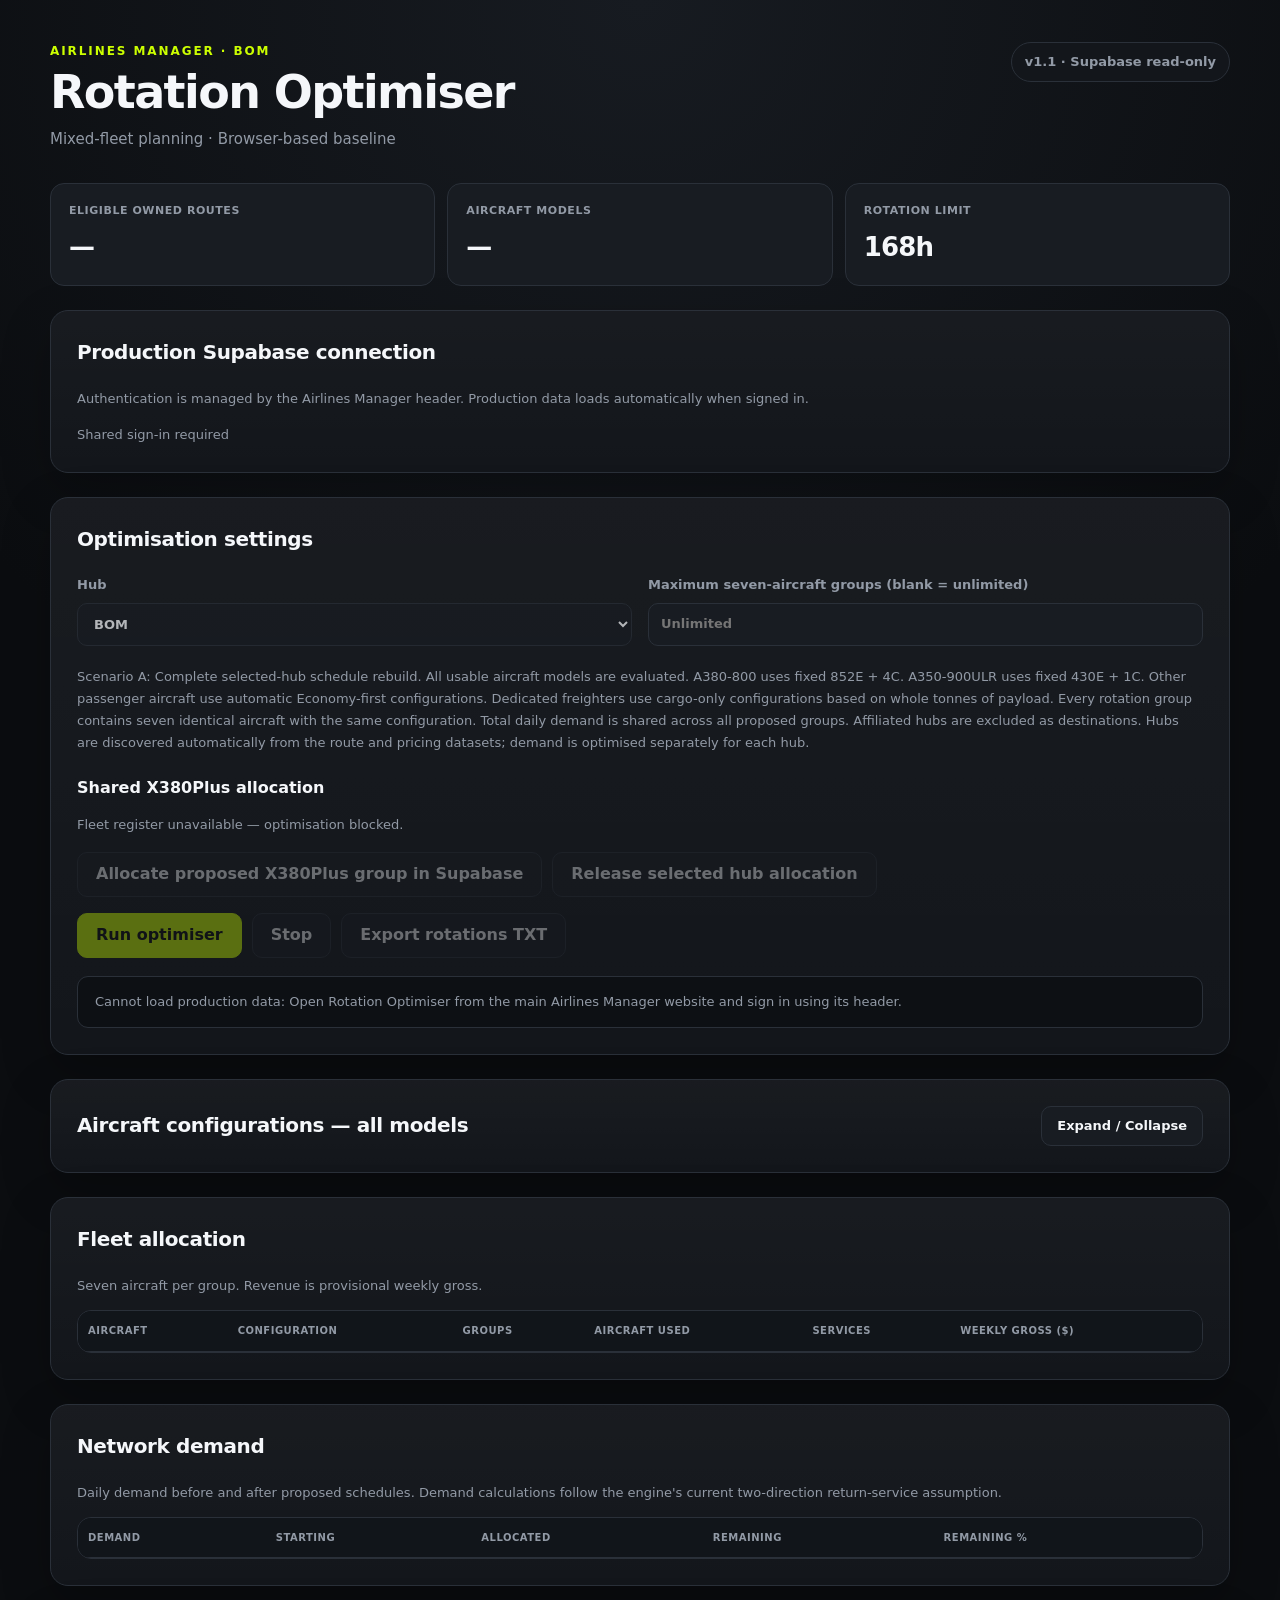
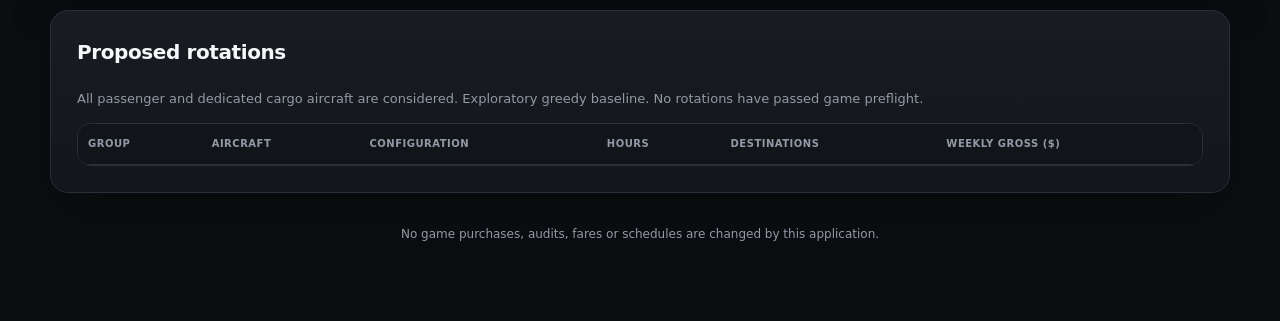
<file: rotation.html>
<!doctype html>
<html lang="en">
<head>
  <meta charset="utf-8">
  <meta name="viewport" content="width=device-width, initial-scale=1">
  <title>Airlines Manager Rotation Optimiser</title>
  <link rel="stylesheet" href="css/style.css">

  <style>
    /* Visual theme matched to airlines_manager.html (Price Optimiser). */
    :root {
      --bg: #0b0d10;
      --panel: #13161b;
      --panel-2: #181c22;
      --border: #2a3039;
      --text: #f5f7fa;
      --muted: #929aa6;
      --accent: #ccff00;
      --accent-dark: #9fc700;
      --danger: #ff5c6c;
      --warning: #ffbf47;
      --success: #72e39a;
    }

    *, *::before, *::after { box-sizing: border-box; }
    html { color-scheme: dark; }
    body {
      margin: 0;
      min-height: 100vh;
      font-family: Inter, system-ui, -apple-system, BlinkMacSystemFont, "Segoe UI", sans-serif;
      background: radial-gradient(circle at top, #171b21 0, var(--bg) 42%);
      color: var(--text);
      line-height: 1.55;
    }
    body > main {
      width: min(1180px, calc(100% - 40px));
      max-width: 1180px;
      margin: 0 auto;
      padding: 42px 0 70px;
    }
    main > header {
      display: flex;
      align-items: flex-start;
      justify-content: space-between;
      gap: 30px;
      margin-bottom: 32px;
      padding: 0;
      background: transparent;
      border: 0;
      box-shadow: none;
    }
    .eyebrow {
      margin: 0 0 7px;
      color: var(--accent);
      font-size: 12px;
      font-weight: 800;
      letter-spacing: .16em;
      text-transform: uppercase;
    }
    h1 {
      margin: 0;
      color: var(--text);
      font-size: clamp(30px, 5vw, 46px);
      line-height: 1.05;
      letter-spacing: -.035em;
    }
    main > header p:not(.eyebrow) {
      margin: 12px 0 0;
      color: var(--muted);
      font-size: 15px;
    }
    .pill {
      display: inline-flex;
      align-items: center;
      padding: 9px 13px;
      border: 1px solid var(--border);
      border-radius: 999px;
      background: var(--panel);
      color: var(--muted);
      font-size: 13px;
      font-weight: 700;
      white-space: nowrap;
    }
    .metrics {
      display: grid;
      grid-template-columns: repeat(3, minmax(0, 1fr));
      gap: 12px;
      margin: 0 0 24px;
    }
    .metrics article {
      padding: 18px;
      border: 1px solid var(--border);
      border-radius: 14px;
      background: var(--panel-2);
      box-shadow: none;
    }
    .metrics small {
      display: block;
      color: var(--muted);
      font-size: 11px;
      font-weight: 750;
      letter-spacing: .05em;
      text-transform: uppercase;
    }
    .metrics strong {
      display: block;
      margin-top: 6px;
      color: var(--text);
      font-size: 26px;
      font-weight: 800;
      letter-spacing: -.03em;
    }
    .panel {
      margin: 0 0 24px;
      padding: 26px;
      border: 1px solid var(--border);
      border-radius: 18px;
      background: linear-gradient(180deg, rgba(255,255,255,.025), transparent), var(--panel);
      box-shadow: 0 18px 50px rgba(0,0,0,.22);
      color: var(--text);
    }
    .panel h2 {
      margin: 0 0 20px;
      font-size: 20px;
      font-weight: 750;
      letter-spacing: -.02em;
      color: var(--text);
    }
    .panel h3 {
      margin: 22px 0 10px;
      color: var(--text);
      font-size: 16px;
      font-weight: 750;
    }
    .hint { color: var(--muted); font-size: 13px; line-height: 1.7; }
    .inputs {
      display: grid;
      grid-template-columns: repeat(2, minmax(0, 1fr));
      gap: 16px;
      margin: 0 0 20px;
    }
    .inputs label {
      display: flex;
      flex-direction: column;
      gap: 8px;
      color: var(--muted);
      font-size: 13px;
      font-weight: 650;
    }
    button, input, select { font: inherit; }
    input, select {
      width: 100%;
      min-height: 43px;
      padding: 9px 12px;
      border: 1px solid var(--border);
      border-radius: 10px;
      background: var(--panel-2);
      color: var(--text);
      outline-color: var(--accent);
    }
    .actions {
      display: flex;
      flex-wrap: wrap;
      align-items: center;
      gap: 10px;
      margin: 16px 0;
    }
    button {
      min-height: 43px;
      padding: 9px 18px;
      border: 1px solid var(--accent);
      border-radius: 10px;
      background: var(--accent);
      color: #0a0c0f;
      font-weight: 750;
      cursor: pointer;
      transition: transform .15s ease, border-color .15s ease, background .15s ease;
    }
    button:hover:not(:disabled) { transform: translateY(-1px); background: #d7ff35; }
    button.secondary {
      border-color: var(--border);
      background: var(--panel-2);
      color: var(--text);
    }
    button.secondary:hover:not(:disabled) { border-color: #4a535f; background: #222831; }
    button:disabled { opacity: .38; cursor: not-allowed; }
    #status {
      padding: 15px 17px;
      margin: 18px 0 0;
      border: 1px solid var(--border);
      border-radius: 11px;
      background: #0d1014;
      color: var(--muted);
      font-size: 13px;
    }
    .scroll {
      width: 100%;
      overflow-x: auto;
      border: 1px solid var(--border);
      border-radius: 14px;
      background: var(--panel);
    }
    table { width: 100%; border-collapse: collapse; color: var(--text); }
    th, td {
      padding: 12px 10px;
      border-bottom: 1px solid var(--border);
      font-size: 12px;
      text-align: left;
    }
    th {
      background: #11151a;
      color: var(--muted);
      font-size: 10px;
      font-weight: 750;
      letter-spacing: .05em;
      text-transform: uppercase;
      white-space: nowrap;
    }
    tbody tr:hover { background: rgba(255,255,255,.025); }
    tbody tr:last-child td { border-bottom: 0; }
    #aircraft-configurations-panel > summary {
      display: flex;
      align-items: center;
      justify-content: space-between;
      gap: 16px;
      cursor: pointer;
      list-style: none;
    }
    #aircraft-configurations-panel > summary::-webkit-details-marker { display: none; }
    #aircraft-configurations-panel > summary h2 { margin: 0; }
    .expand-label {
      flex: 0 0 auto;
      padding: 9px 15px;
      border: 1px solid var(--border);
      border-radius: 10px;
      background: var(--panel-2);
      color: var(--text);
      font-size: 13px;
      font-weight: 750;
    }
    #aircraft-configurations-panel > summary:hover .expand-label { border-color: var(--accent); }
    #aircraft-configurations-panel[open] .expand-label { color: var(--accent); }
    #aircraft-configurations-panel > .config-content { margin-top: 20px; }
    footer { color: var(--muted); font-size: 12px; text-align: center; padding: 8px 0; }
    @media (max-width: 760px) {
      body > main { width: calc(100% - 24px); padding-top: 25px; }
      main > header { flex-direction: column; gap: 14px; }
      .metrics { grid-template-columns: repeat(2, minmax(0, 1fr)); }
      .inputs { grid-template-columns: 1fr; }
      .panel { padding: 18px; }
      #aircraft-configurations-panel > summary { align-items: flex-start; }
    }
    @media (max-width: 460px) {
      .metrics { grid-template-columns: 1fr; }
      #aircraft-configurations-panel > summary { flex-direction: column; }
    }
  </style>

</head>

<body>
  <main>
    <header>
      <div>
        <p class="eyebrow">AIRLINES MANAGER · <span id="active-hub">BOM</span></p>
        <h1>Rotation Optimiser</h1>
        <p>Mixed-fleet planning · Browser-based baseline</p>
      </div>
      <span class="pill">v1.1 · Supabase read-only</span>
    </header>

    <section class="metrics">
      <article>
        <small>Eligible owned routes</small>
        <strong id="routes">—</strong>
      </article>
      <article>
        <small>Aircraft models</small>
        <strong id="models">—</strong>
      </article>
      <article>
        <small>Rotation limit</small>
        <strong>168h</strong>
      </article>
    </section>

    <section class="panel">
      <h2>Production Supabase connection</h2>
      <p class="hint">Authentication is managed by the Airlines Manager header. Production data loads automatically when signed in.</p>
      <div hidden><input id="db-endpoint" type="url"><input id="db-email" type="email"><input id="db-password" type="password"><button id="db-sign-in">Load</button><button id="db-sign-out">Sign out</button></div>
      <div id="db-auth-status" class="hint" role="status">Waiting for shared sign-in</div>
    </section>

    <section class="panel">
      <h2>Optimisation settings</h2>

      <div class="inputs">
        <label>
          Hub
          <select id="hub-select" disabled aria-label="Select hub">
            <option value="BOM">BOM</option>
          </select>
        </label>
        <label>
          Maximum seven-aircraft groups (blank = unlimited)
          <input
            id="groups"
            type="number"
            min="1"
            step="1"
            value=""
            placeholder="Unlimited"
          >
        </label>
      </div>

      <p class="hint">
        Scenario A: Complete selected-hub schedule rebuild.
        All usable aircraft models are evaluated.

        A380-800 uses fixed 852E + 4C.
        A350-900ULR uses fixed 430E + 1C.

        Other passenger aircraft use automatic Economy-first
        configurations. Dedicated freighters use cargo-only
        configurations based on whole tonnes of payload.

        Every rotation group contains seven identical aircraft
        with the same configuration.

        Total daily demand is shared across all proposed groups.
        Affiliated hubs are excluded as destinations. Hubs are discovered automatically from the route and pricing datasets; demand is optimised separately for each hub.
      </p>

      <h3>Shared X380Plus allocation</h3>
      <p id="x380-status" class="hint">Loading persistent X380Plus fleet allocation…</p>
      <div class="actions">
        <button id="confirm-x380" class="secondary" disabled>Allocate proposed X380Plus group in Supabase</button>
        <button id="release-x380" class="secondary" disabled>Release selected hub allocation</button>
      </div>

      <div class="actions">
        <button id="run" disabled>Run optimiser</button>
        <button id="stop" class="secondary" disabled>Stop</button>
        <button id="download" class="secondary" disabled>
          Export rotations TXT
        </button>
      </div>

      <p id="status" role="status">
        Loading route, pricing and aircraft data…
      </p>
    </section>

    <section class="panel" aria-label="Aircraft configurations — all models">
      <details id="aircraft-configurations-panel">
        <summary>
          <h2>Aircraft configurations — all models</h2>
          <span class="expand-label" aria-hidden="true">Expand / Collapse</span>
        </summary>
        <div class="config-content">
        <div class="scroll">
          <table>
            <thead>
              <tr>
                <th>Aircraft</th>
                <th>Economy</th>
                <th>Cargo</th>
                <th>Category</th>
                <th>Range (km)</th>
                <th>Speed (km/h)</th>
              </tr>
            </thead>
            <tbody id="fleet-configurations"></tbody>
          </table>
        </div>
        </div>
      </details>
    </section>

    <section class="panel">
      <h2>Fleet allocation</h2>
      <p class="hint">
        Seven aircraft per group. Revenue is provisional weekly gross.
      </p>

      <div class="scroll">
        <table>
          <thead>
            <tr>
              <th>Aircraft</th>
              <th>Configuration</th>
              <th>Groups</th>
              <th>Aircraft used</th>
              <th>Services</th>
              <th>Weekly gross ($)</th>
            </tr>
          </thead>
          <tbody id="fleet-results"></tbody>
        </table>
      </div>
    </section>

    <section class="panel">
      <h2>Network demand</h2>
      <p class="hint">
        Daily demand before and after proposed schedules.
        Demand calculations follow the engine's current
        two-direction return-service assumption.
      </p>

      <div class="scroll">
        <table>
          <thead>
            <tr>
              <th>Demand</th>
              <th>Starting</th>
              <th>Allocated</th>
              <th>Remaining</th>
              <th>Remaining %</th>
            </tr>
          </thead>
          <tbody id="demand-results"></tbody>
        </table>
      </div>
    </section>

    <section class="panel">
      <h2>Proposed rotations</h2>
      <p class="hint">
        All passenger and dedicated cargo aircraft are considered.
        Exploratory greedy baseline.
        No rotations have passed game preflight.
      </p>

      <div class="scroll">
        <table>
          <thead>
            <tr>
              <th>Group</th>
              <th>Aircraft</th>
              <th>Configuration</th>
              <th>Hours</th>
              <th>Destinations</th>
              <th>Weekly gross ($)</th>
            </tr>
          </thead>
          <tbody id="results"></tbody>
        </table>
      </div>
    </section>

    <footer>
      No game purchases, audits, fares or schedules
      are changed by this application.
    </footer>
  </main>

  <script type="module" src="js/app.js"></script>
</body>
</html>
</file>
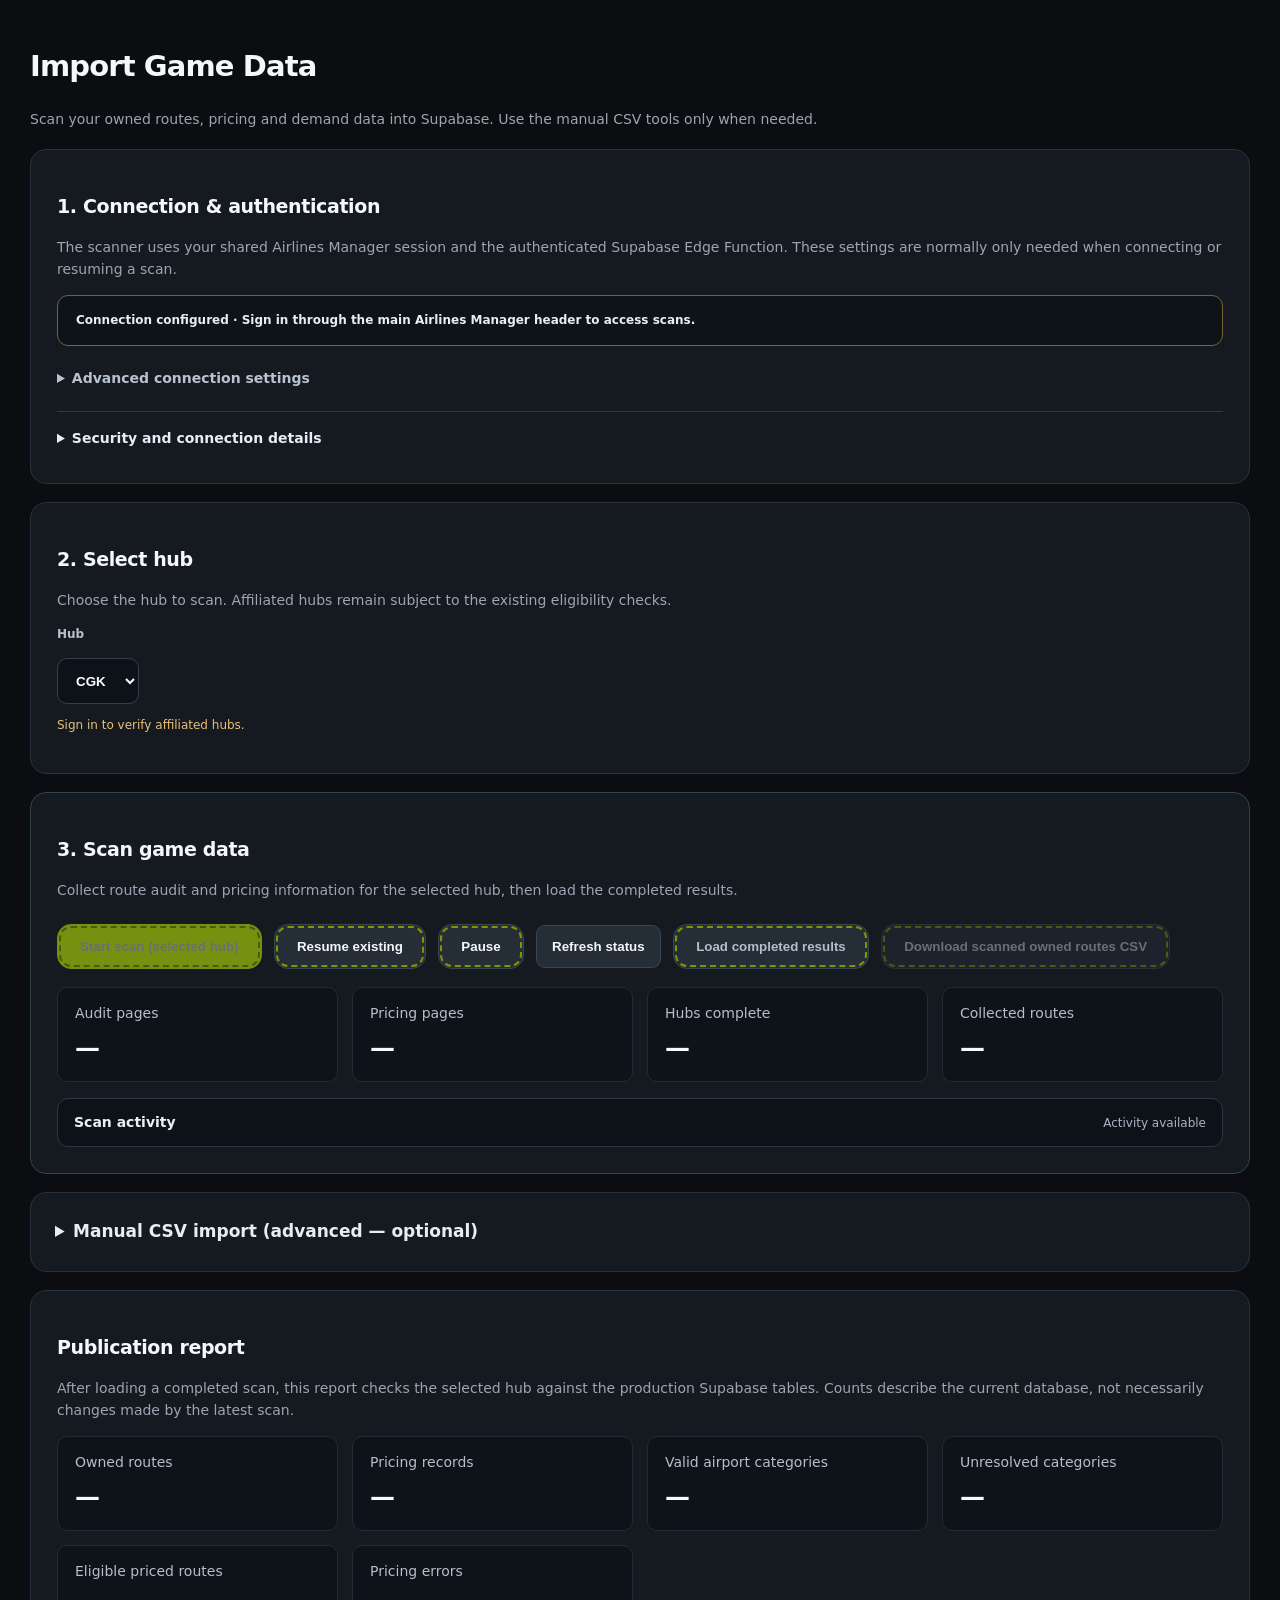
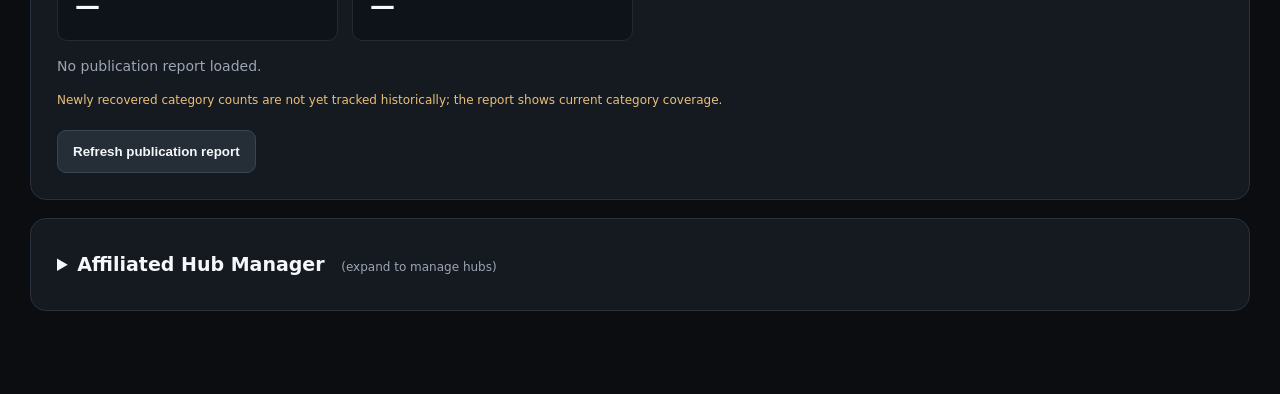
<file: route-importer.html>
<!DOCTYPE html>

<html lang="en">
<head>
<meta charset="utf-8"/>
<meta content="width=device-width,initial-scale=1" name="viewport"/>
<title>
   Route Importer
  </title>
<style>
   :root {
    color-scheme:dark;
    --bg:#0b0d10;
    --panel:#171b21;
    --border:#303741;
    --accent:#ccff00;
    --muted:#9ca5b2}
* {
    box-sizing:border-box}
body {
    font:14px Inter,system-ui,sans-serif;
    background:var(--bg);
    color:#f5f7fa;
    margin:0;
    padding:24px;
    max-width:1200px;
    margin:auto}
h1 {
    font-size:24px}
h2 {
    font-size:17px}
.panel {
    background:var(--panel);
    border:1px solid var(--border);
    border-radius:15px;
    padding:22px;
    margin:18px 0}
label {
    display:block;
    margin:14px 0 7px;
    color:var(--muted)}
select,input,/* Unified lime button style, including secondary and disabled buttons. */
button,
button.secondary,
button:disabled,
button.secondary:disabled {
    background: #ccff00;
    color: #000000 !important;
    -webkit-text-fill-color: #000000;
    border: 0;
    border-radius: 14px;
    padding: 14px 22px;
    font-weight: 800;
    cursor: pointer;
    margin: 8px 8px 0 0;
    opacity: 1;
}
button:hover:not(:disabled) {
    background: #ddff44;
}
button:disabled,
button.secondary:disabled {
    cursor: not-allowed;
    outline: 2px dashed #789900;
    outline-offset: -4px;
}
p,small {
    color:var(--muted);
    line-height:1.6}
.grid {
    display:grid;
    grid-template-columns:repeat(auto-fit,minmax(250px,1fr));
    gap:16px}
.metric {
    padding:14px;
    background:#101319;
    border-radius:8px}
strong.num {
    font-size:23px;
    display:block;
    margin-top:5px}
pre {
    white-space:pre-wrap;
    overflow-wrap:anywhere;
    background:#0c0f13;
    padding:15px;
    border-radius:8px;
    max-height:280px;
    overflow:auto}
a {
    color:var(--accent)}
.warn {
    color:#ffcb76}
  
/* UI-only refresh: existing element IDs and JavaScript unchanged */
body{max-width:1320px;padding:26px 30px 65px;line-height:1.5}h1{font-size:29px;letter-spacing:-.03em}h2{font-size:19px;letter-spacing:-.02em}.panel{background:#151a21;border-color:#29313c;border-radius:16px;padding:26px;margin:18px 0}label{color:#b6bfcb;font-size:12px;font-weight:650}select,input[type=file],input[type=url],input[type=password],input[type=text],input[type=email]{background:#0d1219!important;color:#f1f5f9!important;border:1px solid #35404e!important;border-radius:10px;padding:12px 14px;min-height:46px;box-shadow:none!important}input::placeholder{color:#738091}select:focus,input:focus{outline:2px solid rgba(204,255,0,.55);outline-offset:1px}input[type=file]{padding:9px 12px}input[type=file]::file-selector-button{background:#29313b;color:#f4f6f8;border:1px solid #46505e;border-radius:7px;padding:7px 12px;margin-right:12px;cursor:pointer}button,button.secondary{background:#252d37!important;color:#edf2f6!important;border:1px solid #3a4552!important;border-radius:9px;padding:11px 15px;min-height:43px;margin:8px 8px 0 0;font-weight:650;box-shadow:none!important;transition:background .15s,border-color .15s}button:hover:not(:disabled){background:#323c48!important;border-color:#697786!important}button:focus-visible{outline:2px solid #ccff00;outline-offset:3px}button:disabled{opacity:.35;cursor:not-allowed}#scan-start,#validate,#scan-results:not(:disabled),#download:not(:disabled){background:#ccff00!important;color:#0b1000!important;border-color:#ccff00!important;font-weight:800}#scan-start:hover:not(:disabled),#validate:hover:not(:disabled),#scan-results:hover:not(:disabled),#download:hover:not(:disabled){background:#dfff66!important}.metric{background:#0e131a;border:1px solid #222b35;border-radius:10px;padding:15px 17px;color:#b4bfca}strong.num{font-size:25px;color:#f7fafc;font-variant-numeric:tabular-nums}pre{background:#0b1016;border:1px solid #232c36;color:#e5edf4;line-height:1.55;padding:17px}.warn{color:#eabf79;font-size:12px}.grid{gap:14px}a{color:#d3ff52}@media(max-width:720px){body{padding:16px 14px 50px}.panel{padding:18px}.grid{grid-template-columns:1fr}}

/* Ensure text and placeholder labels inside all form controls are readable. */
input, select, textarea { color: #ffffff !important; -webkit-text-fill-color: #ffffff !important; }
input::placeholder, textarea::placeholder { color: #e5eaf0 !important; opacity: 1 !important; -webkit-text-fill-color: #e5eaf0 !important; }
input[type="file"]::file-selector-button { color: #ffffff !important; }

/* Explicitly override legacy lime-control WebKit text fill for form inputs. */
html body input:not([type="checkbox"]):not([type="radio"]):not([type="file"]),
html body select,
html body textarea {
  color: #ffffff !important;
  -webkit-text-fill-color: #ffffff !important;
}
html body input::placeholder,
html body textarea::placeholder {
  color: #ffffff !important;
  -webkit-text-fill-color: #ffffff !important;
  opacity: 1 !important;
}

/* Workflow grouping: clear primary scan sequence and optional legacy tools */
#game-data-scan { border-color:#34424a; }
#game-data-scan > div:has(> button) { margin-bottom:18px; }
#manual-csv-tools { padding:18px 24px; }
#manual-csv-tools details > summary, .technical-notes > summary { cursor:pointer; font-weight:700; color:#e6edf4; padding:8px 0; }
#manual-csv-tools details[open] > summary { margin-bottom:16px; }
#manual-csv-tools .panel { box-shadow:none; padding:18px; margin:18px 0; }
#manual-csv-tools .grid { margin:12px 0; }
#manual-csv-tools button:disabled, button:disabled { color:#b4bdc8 !important; -webkit-text-fill-color:#b4bdc8 !important; opacity:.52; }
#scan-status, #scan-resume, #scan-pause, #pub-refresh { color:#f4f7fa !important; -webkit-text-fill-color:#f4f7fa !important; }
#manual-csv-tools input[type=file] { max-width:100%; }
#manual-csv-tools .warn { margin-top:14px; }
.technical-notes { margin-top:14px; border-top:1px solid #303741; padding-top:8px; }
#manual-csv-tools > details > summary { font-size:17px; }

/* Collapsible scan diagnostics: normal progress stays out of the way. */
.scan-activity{margin-top:16px;border:1px solid #2c3642;border-radius:11px;background:#0d1219;overflow:hidden}
.scan-activity>summary{cursor:pointer;padding:13px 16px;font-weight:700;color:#eaf0f5;display:flex;gap:14px;align-items:center;justify-content:space-between}
.scan-activity>summary::marker{color:#ccff00}
#scan-activity-indicator{font-size:12px;font-weight:500;color:#aab5c2;text-align:right}
.scan-activity>pre{margin:0;border:0;border-top:1px solid #29333e;border-radius:0;max-height:260px}
#affiliations-panel .affiliations-details > summary { cursor:pointer; font-size:19px; font-weight:750; color:#f5f7fa; padding:5px 0; }
#affiliations-panel .affiliations-details > summary:focus-visible { outline:2px solid #ccff00; outline-offset:4px; }
#affiliations-panel .aff-summary-hint { color:#9ca5b2; font-size:12px; font-weight:500; margin-left:10px; }
#affiliations-panel .affiliations-details[open] > summary { margin-bottom:20px; }
</style>
</head>
<body>
<h1>Import Game Data</h1>
<p>
   Scan your owned routes, pricing and demand data into Supabase. Use the manual CSV tools only when needed.
  </p>
<section class="panel" id="connection-panel">
<h2>1. Connection &amp; authentication</h2>
<p>The scanner uses your shared Airlines Manager session and the authenticated Supabase Edge Function. These settings are normally only needed when connecting or resuming a scan.</p>
<div class="connection-summary" role="status" id="connection-summary">Checking shared Airlines Manager connection…</div>
<details class="connection-advanced"><summary>Advanced connection settings</summary><div class="grid">
<div>
<label for="endpoint">
      Edge Function endpoint (HTTPS)
     </label>
<input autocomplete="off" id="endpoint" placeholder="https://PROJECT.supabase.co/functions/v1/FUNCTION" type="url"/>
</div>
<div>
<label for="api-key">
      Supabase publishable / anon key (never service-role)
     </label>
<input autocomplete="off" id="api-key" placeholder="Publishable key" type="password"/>
</div>
<div hidden="">
<label for="auth-email">
      Supabase Auth email
     </label>
<input autocomplete="username" id="auth-email" placeholder="Email for Authentication → Users" type="email" value="chris@dunigan.email"/>
</div>
<div hidden="">
<label for="auth-password">
      Supabase Auth password
     </label>
<input autocomplete="current-password" id="auth-password" placeholder="Supabase Auth password (not Dashboard password)" type="password"/>
</div>
<div>
<label>
      Session
     </label>
<div class="metric" id="auth-status" role="status">
      Not signed in
     </div>
<button class="secondary" hidden="" id="auth-login">
      Sign in
     </button>
<button class="secondary" disabled="" hidden="" id="auth-logout">
      Sign out
     </button>
</div>
<div>
<label for="scan-id">
      Scan ID (resume existing scan)
     </label>
<input autocomplete="off" id="scan-id" placeholder="Latest completed scan is loaded automatically" type="text"/>
</div>
</div></details>




<details class="technical-notes"><summary>Security and connection details</summary><p class="warn">
    The server requires a valid Supabase user session whose email is explicitly allowlisted (AM_ALLOWED_EMAILS). The shared session is managed by the main website and cleared on sign-out. Do not use your Supabase Dashboard password unless it is also the Auth user password. The server scans and upserts into Supabase using its own configuration. The browser does not directly write to Supabase tables. Use only a function secured for your account; the existing function must be reviewed for authorization before exposing it publicly.
   </p></details></section>
<section class="panel"><h2>2. Select hub</h2><p>Choose the hub to scan. Affiliated hubs remain subject to the existing eligibility checks.</p><div>
<label for="hub">
      Hub
     </label>
<select id="hub">
<option>
       CGK
      </option>
<option>
       BOM
      </option>
<option>
       MPM
      </option>
<option>
       BKK
      </option>
<option>
       DEL
      </option>
<option>
       DMK
      </option>
</select>
</div></section><section class="panel" id="game-data-scan"><h2>3. Scan game data</h2><p>Collect route audit and pricing information for the selected hub, then load the completed results.</p><div>
<button id="scan-start">
     Start scan (selected hub)
    </button>
<button class="secondary" id="scan-resume">
     Resume existing
    </button>
<button class="secondary" disabled="" id="scan-pause">
     Pause
    </button>
<button class="secondary" id="scan-status">
     Refresh status
    </button>
<button class="secondary" disabled="" id="scan-results">
     Load completed results
    </button>
<button disabled="" id="scan-export">
     Download scanned owned routes CSV
    </button>
</div><div class="grid">
<div class="metric">
     Audit pages
     <strong class="num" id="audit-progress">
      —
     </strong>
</div>
<div class="metric">
     Pricing pages
     <strong class="num" id="pricing-progress">
      —
     </strong>
</div>
<div class="metric">
     Hubs complete
     <strong class="num" id="hub-progress">
      —
     </strong>
</div>
<div class="metric">
     Collected routes
     <strong class="num" id="route-progress">
      —
     </strong>
</div>
</div><details id="scan-activity" class="scan-activity"><summary>Scan activity <span id="scan-activity-indicator">No scan activity yet</span></summary><pre id="scan-log" role="log" aria-live="polite">No scan activity yet.</pre></details></section><section class="panel" id="manual-csv-tools"><details class="advanced-tools"><summary>Manual CSV import (advanced — optional)</summary><p>Only use this if you need to merge a game-side owned-routes export with an existing routes.csv. The automated Supabase scan does not require these files.</p><div class="grid"><div>
<label for="base">
      Existing routes.csv (preserved)
     </label>
<input accept=".csv,text/csv" id="base" type="file"/>
</div><div>
<label for="owned">
      Owned-routes scan CSV
     </label>
<input accept=".csv,text/csv" id="owned" type="file"/>
</div></div><button id="validate">
    Validate and merge
   </button><button disabled="" id="download">
    Download merged routes.csv
   </button><section class="panel">
<h2>CSV merge validation</h2>
<div class="grid">
<div class="metric">
     Existing rows
     <strong class="num" id="existing">
      —
     </strong>
</div>
<div class="metric">
     Imported owned routes
     <strong class="num" id="imported">
      —
     </strong>
</div>
<div class="metric">
     Merged rows
     <strong class="num" id="merged">
      —
     </strong>
</div>
<div class="metric">
     Missing categories
     <strong class="num" id="missing">
      —
     </strong>
</div>
</div>
<pre id="report">Upload the two CSV files and click Validate and merge.</pre>
<p class="warn">
    Missing airport categories, airport metadata and total pricing demand are never fabricated. An owned-route scan alone may not produce optimiser-ready records.
   </p>
</section><section class="panel">
<h2>Additional data requirements</h2>
<p>
    The optimiser requires a matching
    <code>
     pricing.csv
    </code>
    or Supabase pricing dataset for the hub. Use your existing authenticated Edge Function to collect route audit and pricing data; the importer invokes the Edge Function to scan the selected hub, but does not fabricate missing metadata.
   </p>
<p>
    For the game-side scan, open
    <a href="https://tycoon.airlines-manager.com/network/" rel="noopener" target="_blank">
     Airlines Manager Network ↗
    </a>
    , choose the required hub, and run your owned-route exporter. Then upload its CSV above.
   </p>
</section></details></section>


<script src="route-importer.js">
</script>
<script src="route-auth.js">
</script>
<script src="affiliation-guard.js">
</script>
<script src="route-scanner.js">
</script>
<section class="panel" id="publication-report-panel">
<h2>
    Publication report
   </h2>
<p>
    After loading a completed scan, this report checks the selected hub against the production Supabase tables. Counts describe the current database, not necessarily changes made by the latest scan.
   </p>
<div class="grid">
<div class="metric">
     Owned routes
     <strong class="num" id="pub-routes">
      —
     </strong>
</div>
<div class="metric">
     Pricing records
     <strong class="num" id="pub-pricing">
      —
     </strong>
</div>
<div class="metric">
     Valid airport categories
     <strong class="num" id="pub-categories">
      —
     </strong>
</div>
<div class="metric">
     Unresolved categories
     <strong class="num" id="pub-unresolved">
      —
     </strong>
</div>
<div class="metric">
     Eligible priced routes
     <strong class="num" id="pub-eligible">
      —
     </strong>
</div>
<div class="metric">
     Pricing errors
     <strong class="num" id="pub-errors">
      —
     </strong>
</div>
</div>
<p id="pub-readiness" role="status">
    No publication report loaded.
   </p>
<p class="warn" id="pub-note">
    Newly recovered category counts are not yet tracked historically; the report shows current category coverage.
   </p>
<button class="secondary" id="pub-refresh">
    Refresh publication report
   </button>
</section>
<section class="panel" id="affiliations-panel">
<details class="affiliations-details">
<summary>Affiliated Hub Manager <span class="aff-summary-hint">(expand to manage hubs)</span></summary>

<p>
    Manage affiliated hubs in Supabase. Affiliated hubs are blocked as origins for scanning, importing and optimisation, and are excluded as destinations. Changes never delete routes, pricing or X380Plus allocations.
   </p>
<div class="grid">
<div>
<label for="aff-endpoint">
      Scanner Edge Function URL
     </label>
<input autocomplete="off" id="aff-endpoint" placeholder="https://PROJECT.supabase.co/functions/v1/FUNCTION" type="url"/>
</div>
<div hidden="">
<label for="aff-email">
      Supabase Auth email
     </label>
<input autocomplete="username" id="aff-email" placeholder="Authentication user email" type="email"/>
</div>
<div hidden="">
<label for="aff-password">
      Supabase Auth password
     </label>
<input autocomplete="current-password" id="aff-password" placeholder="Password (not saved)" type="password"/>
</div>
</div>
<button id="aff-signin">
    Sign in
   </button>
<button class="secondary" disabled="" id="aff-signout">
    Sign out
   </button>
<button class="secondary" disabled="" id="aff-refresh">
    Refresh
   </button>
<p id="aff-message" role="status">
    Sign in to manage affiliations. This session is kept in memory only.
   </p>
<div aria-live="polite" id="aff-list">
</div>
<div class="grid">
<div>
<label for="aff-new">
      Add affiliated hub (3–5 letters or digits)
     </label>
<input autocomplete="off" id="aff-new" maxlength="5" placeholder="e.g. SYD" type="text"/>
</div>
</div>
<button disabled="" id="aff-add">
    Add affiliation
   </button>
<p class="warn">
    Removing affiliation changes origin restrictions and destination exclusions. It does not release aircraft or delete data. Refresh the Rotation Optimiser after changes.
   </p>
</details>
</section>
<script src="affiliated-hubs.js">
</script>
<script src="publication-report.js">
</script>
<style>
.connection-summary{padding:15px 18px;background:#0d1319;border:1px solid #35404e;border-radius:11px;color:#e8edf4;font-weight:650;line-height:1.6}
.connection-summary.good{border-color:#496a2c}
.connection-summary.warn{border-color:#7a6234}
.connection-advanced{margin-top:14px}
.connection-advanced summary{cursor:pointer;color:#b8c3cf;font-weight:700;padding:8px 0}
.connection-advanced .grid{margin-top:12px}
.connection-advanced input{width:100%;min-width:0}
</style>
<script>
/* Public configuration only. User access tokens always come from shared authentication. */
(()=>{'use strict';
 const endpoint='https://eukgodthgusongsbhdwg.supabase.co/functions/v1/am-auth-test', publishableKey='sb_publishable_pBMWDgyFgIUGetg6NwkKkA_rMa1--kc';
 const $=id=>document.getElementById(id);
 $('endpoint').value=endpoint;
 $('api-key').value=publishableKey;
 const summary=$('connection-summary');
 let sequence=0;
 const isShared=()=>window.parent!==window && Boolean(window.parent.amSharedAuth);
 const signedIn=()=>isShared() && window.parent.amSharedAuth.isSignedIn();
 function render(message,kind=''){
   summary.className='connection-summary '+kind;
   summary.textContent=message;
 }
 async function loadLatest({force=false}={}){
   const current=++sequence;
   if(!signedIn()){render('Connection configured · Sign in through the main Airlines Manager header to access scans.','warn');return;}
   render('Supabase configured · Authenticated through Airlines Manager · Looking up latest completed scan…');
   if($('scan-id').value.trim()&&!force){render('Supabase configured · Authenticated · Existing scan ID retained.','good');return;}
   try{
     const token=await window.parent.amSharedAuth.token();
     const u=new URL(endpoint);u.searchParams.set('action','latest');u.searchParams.set('hub',$('hub').value);
     const r=await fetch(u,{headers:{apikey:publishableKey,Authorization:'Bearer '+token},cache:'no-store'});
     const d=await r.json().catch(()=>({}));
     if(!r.ok||d.ok===false)throw Error(d.error||d.message||'HTTP '+r.status);
     if(current!==sequence)return;
     if(d.hasCompletedScan&&d.scan?.id){
       $('scan-id').value=d.scan.id;
       render('Connected · Authenticated · Latest completed '+$('hub').value+' scan found. Click Refresh status to view it.','good');
     }else{
       render('Connected · Authenticated · No completed scan found for '+$('hub').value+'.','warn');
     }
   }catch(e){if(current===sequence)render('Connected · Could not retrieve latest scan: '+e.message,'warn');}
 }
 $('hub').addEventListener('change',()=>{$('scan-id').value='';loadLatest({force:true});});
 window.addEventListener('route-importer-auth-changed',()=>loadLatest());
 window.addEventListener('pageshow',()=>loadLatest());
 // The main page owns login state; a new scan keeps its own ID until hub changes.
 loadLatest();
})();
</script>
<script>
/* Keep existing scan-log ID and scanner behaviour unchanged. */
(()=>{'use strict';
  const details=document.getElementById('scan-activity');
  const log=document.getElementById('scan-log');
  const indicator=document.getElementById('scan-activity-indicator');
  if(!details||!log||!indicator)return;
  const initial='Use the main Airlines Manager header to sign in, then select a hub.';
  function update(){
    let message=(log.textContent||'').trim();
    if(!message||message===initial){
      if(message!== 'No scan activity yet.')log.textContent='No scan activity yet.';
      indicator.textContent='No scan activity yet';
      return;
    }
    const problem=/(?:error|failed|blocked|denied|invalid|exception)/i.test(message);
    const active=/^Batch\s+\d+:/i.test(message);
    const done=/(?:Scan complete|Loaded \d+|Paused\.)/i.test(message);
    indicator.textContent=problem?'Attention required':active?'Scanning…':done?'Latest activity available':'Activity available';
    if(problem||active)details.open=true;
  }
  new MutationObserver(update).observe(log,{childList:true,characterData:true,subtree:true});
  update();
})();
</script>
</body>
</html>
</file>
<file: css/style.css>
:root{font-family:Inter,system-ui,Arial,sans-serif;color:#f1f5f9;background:#0b1220}*{box-sizing:border-box}body{margin:0}main{max-width:1250px;margin:auto;padding:32px 22px}header{display:flex;justify-content:space-between;align-items:start;gap:20px;margin-bottom:28px}h1{font-size:2.3rem;margin:4px 0}h2{font-size:1.2rem;margin:0 0 18px}p{color:#aab8c9}.eyebrow{color:#93c5fd;font-size:.75rem;letter-spacing:.15em;font-weight:800}.pill{border:1px solid #34445b;border-radius:20px;padding:8px 12px;white-space:nowrap;color:#a5b4fc}.metrics{display:grid;grid-template-columns:repeat(3,1fr);gap:14px}.metrics article,.panel{background:#121e30;border:1px solid #26354a;border-radius:14px;padding:22px}.metrics small{display:block;color:#9aaec6;margin-bottom:8px}.metrics strong{font-size:2rem}.panel{margin-top:18px}.inputs{display:flex;flex-wrap:wrap;gap:18px}label{display:grid;gap:9px;color:#c8d4e4;font-size:.92rem}input{padding:11px;background:#091322;border:1px solid #43516a;color:#fff;border-radius:8px;width:210px}.hint{font-size:.88rem}.actions{display:flex;gap:10px;flex-wrap:wrap;margin-top:20px}button{background:#4f79e9;border:0;border-radius:8px;color:white;padding:11px 16px;cursor:pointer;font-weight:650}button.secondary{background:#263953}button:disabled{opacity:.4;cursor:default}.scroll{overflow:auto}table{border-collapse:collapse;width:100%;font-size:.88rem}th,td{text-align:left;padding:11px;border-bottom:1px solid #2a3850}th{color:#a9bad0}td:nth-child(5){min-width:250px}footer{padding:28px 0;color:#8ea2ba;font-size:.85rem}@media(max-width:650px){.metrics{grid-template-columns:1fr}header{flex-direction:column}}
</file>
